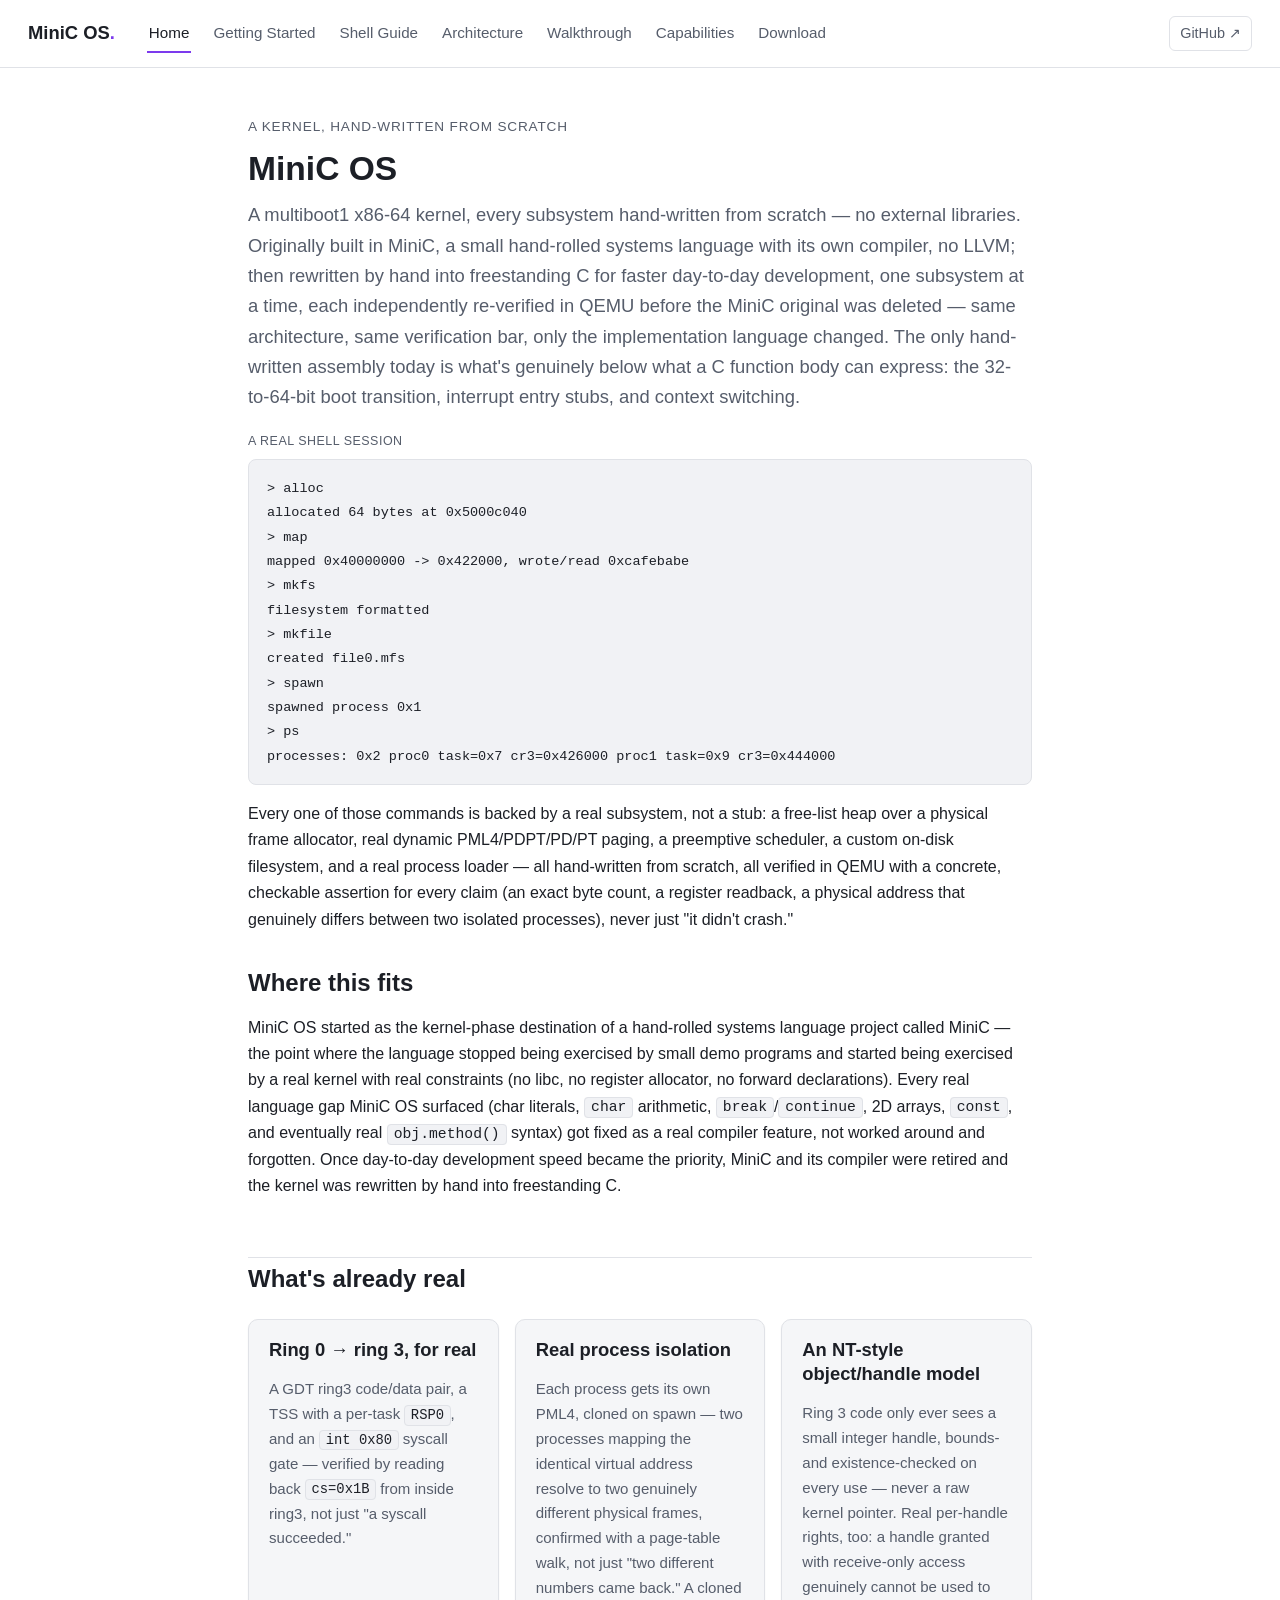
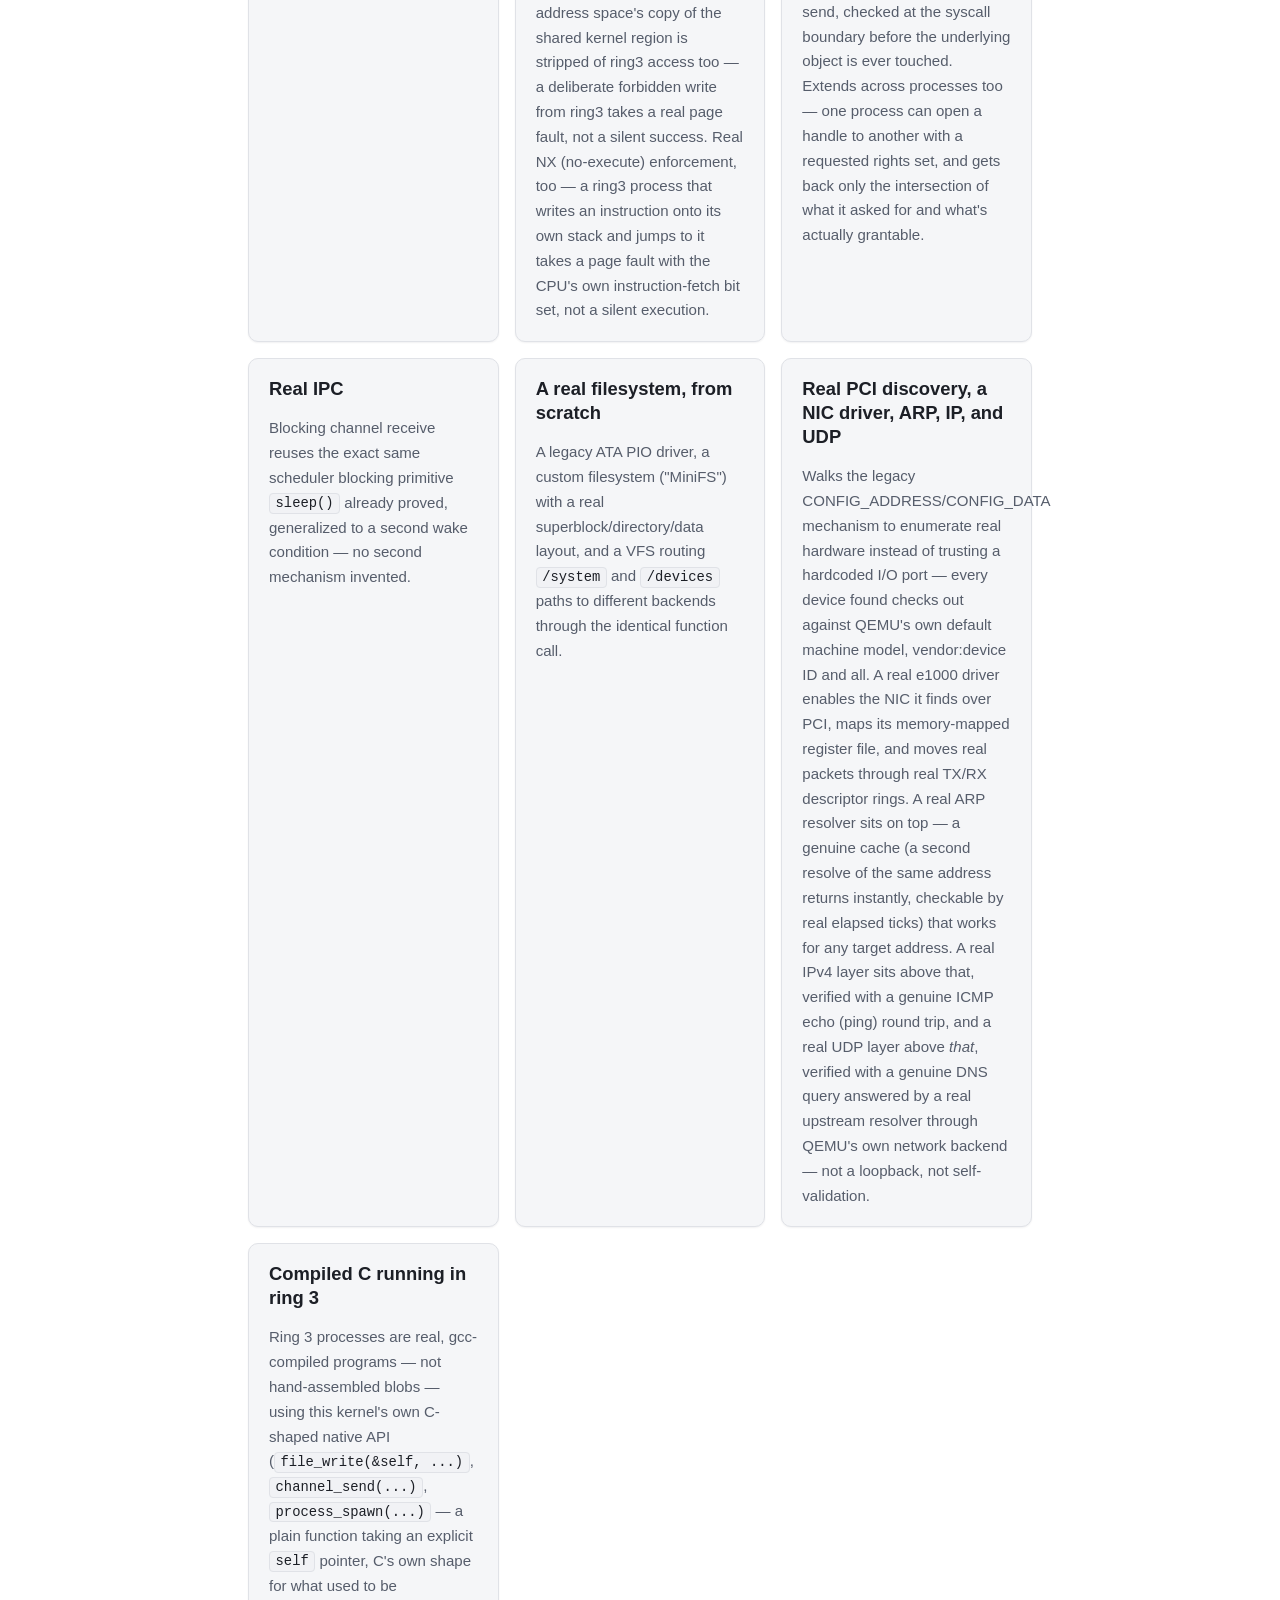
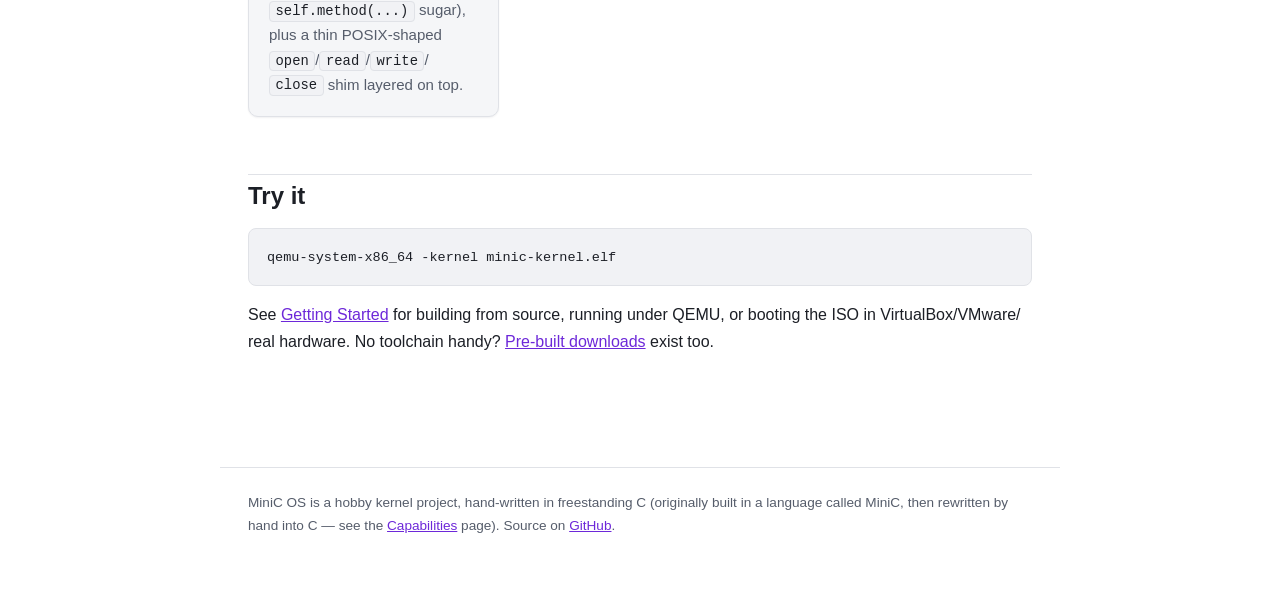
<file: index.html>
<!doctype html>
<html lang="en">
<head>
<meta charset="utf-8">
<meta name="viewport" content="width=device-width, initial-scale=1">
<title>MiniC OS — a hand-written x86-64 kernel</title>
<meta name="description" content="MiniC OS is a multiboot1 x86-64 kernel, hand-written from scratch in freestanding C (originally built in a hand-rolled language called MiniC, then rewritten by hand into C). Ring 3 processes, a native object/handle model, IPC, a real filesystem, PCI/e1000 networking, and a POSIX-shaped API.">
<link rel="stylesheet" href="assets/style.css">
</head>
<body>

<nav class="topnav">
    <a class="brand" href="index.html">MiniC OS<span class="dot">.</span></a>
    <a class="navlink active" href="index.html">Home</a>
    <a class="navlink" href="install.html">Getting Started</a>
    <a class="navlink" href="guide.html">Shell Guide</a>
    <a class="navlink" href="reference.html">Architecture</a>
    <a class="navlink" href="examples.html">Walkthrough</a>
    <a class="navlink" href="roadmap.html">Capabilities</a>
    <a class="navlink" href="download.html">Download</a>
    <span class="spacer"></span>
    <a class="gh" href="https://github.com/milosursulovic/minic-os">GitHub ↗</a>
</nav>

<main>

<div class="kicker">A kernel, hand-written from scratch</div>
<h1>MiniC OS</h1>
<p class="lede">
    A multiboot1 x86-64 kernel, every subsystem hand-written from scratch —
    no external libraries. Originally built in MiniC, a small hand-rolled
    systems language with its own compiler, no LLVM; then rewritten by
    hand into freestanding C for faster day-to-day development, one
    subsystem at a time, each independently re-verified in QEMU before
    the MiniC original was deleted — same architecture, same
    verification bar, only the implementation language changed. The only
    hand-written assembly today is what's genuinely below what a C
    function body can express: the 32-to-64-bit boot transition,
    interrupt entry stubs, and context switching.
</p>

<div class="code-label">a real shell session</div>
<pre><code>&gt; alloc
allocated 64 bytes at 0x5000c040
&gt; map
mapped 0x40000000 -&gt; 0x422000, wrote/read 0xcafebabe
&gt; mkfs
filesystem formatted
&gt; mkfile
created file0.mfs
&gt; spawn
spawned process 0x1
&gt; ps
processes: 0x2 proc0 task=0x7 cr3=0x426000 proc1 task=0x9 cr3=0x444000
</code></pre>

<p>
    Every one of those commands is backed by a real subsystem, not a stub:
    a free-list heap over a physical frame allocator, real dynamic
    PML4/PDPT/PD/PT paging, a preemptive scheduler, a custom on-disk
    filesystem, and a real process loader — all hand-written from scratch,
    all verified in QEMU with a concrete, checkable assertion for every
    claim (an exact byte count, a register readback, a physical address
    that genuinely differs between two isolated processes), never just
    "it didn't crash."
</p>

<h2>Where this fits</h2>
<p>
    MiniC OS started as the kernel-phase destination of a hand-rolled
    systems language project called MiniC — the point where the language
    stopped being exercised by small demo programs and started being
    exercised by a real kernel with real constraints (no libc, no register
    allocator, no forward declarations). Every real language gap MiniC OS
    surfaced (char literals, <code>char</code> arithmetic,
    <code>break</code>/<code>continue</code>, 2D arrays, <code>const</code>,
    and eventually real <code>obj.method()</code> syntax) got fixed as a
    real compiler feature, not worked around and forgotten. Once
    day-to-day development speed became the priority, MiniC and its
    compiler were retired and the kernel was rewritten by hand into
    freestanding C.
</p>

<h2>What's already real</h2>

<div class="grid">
    <div class="card">
        <h3>Ring 0 → ring 3, for real</h3>
        <p>A GDT ring3 code/data pair, a TSS with a per-task <code>RSP0</code>,
        and an <code>int 0x80</code> syscall gate — verified by reading back
        <code>cs=0x1B</code> from inside ring3, not just "a syscall
        succeeded."</p>
    </div>
    <div class="card">
        <h3>Real process isolation</h3>
        <p>Each process gets its own PML4, cloned on spawn — two processes
        mapping the identical virtual address resolve to two genuinely
        different physical frames, confirmed with a page-table walk, not
        just "two different numbers came back." A cloned address space's
        copy of the shared kernel region is stripped of ring3 access too —
        a deliberate forbidden write from ring3 takes a real page fault,
        not a silent success. Real NX (no-execute) enforcement, too — a
        ring3 process that writes an instruction onto its own stack and
        jumps to it takes a page fault with the CPU's own
        instruction-fetch bit set, not a silent execution.</p>
    </div>
    <div class="card">
        <h3>An NT-style object/handle model</h3>
        <p>Ring 3 code only ever sees a small integer handle, bounds- and
        existence-checked on every use — never a raw kernel pointer. Real
        per-handle rights, too: a handle granted with receive-only access
        genuinely cannot be used to send, checked at the syscall boundary
        before the underlying object is ever touched. Extends across
        processes too — one process can open a handle to another with a
        requested rights set, and gets back only the intersection of what
        it asked for and what's actually grantable.</p>
    </div>
    <div class="card">
        <h3>Real IPC</h3>
        <p>Blocking channel receive reuses the exact same scheduler
        blocking primitive <code>sleep()</code> already proved, generalized
        to a second wake condition — no second mechanism invented.</p>
    </div>
    <div class="card">
        <h3>A real filesystem, from scratch</h3>
        <p>A legacy ATA PIO driver, a custom filesystem ("MiniFS") with a
        real superblock/directory/data layout, and a VFS routing
        <code>/system</code> and <code>/devices</code> paths to different
        backends through the identical function call.</p>
    </div>
    <div class="card">
        <h3>Real PCI discovery, a NIC driver, ARP, IP, and UDP</h3>
        <p>Walks the legacy CONFIG_ADDRESS/CONFIG_DATA mechanism to
        enumerate real hardware instead of trusting a hardcoded I/O port
        — every device found checks out against QEMU's own default
        machine model, vendor:device ID and all. A real e1000 driver
        enables the NIC it finds over PCI, maps its memory-mapped
        register file, and moves real packets through real TX/RX
        descriptor rings. A real ARP resolver sits on top — a genuine
        cache (a second resolve of the same address returns instantly,
        checkable by real elapsed ticks) that works for any target
        address. A real IPv4 layer sits above that, verified with a
        genuine ICMP echo (ping) round trip, and a real UDP layer above
        <em>that</em>, verified with a genuine DNS query answered by a
        real upstream resolver through QEMU's own network backend — not
        a loopback, not self-validation.</p>
    </div>
    <div class="card">
        <h3>Compiled C running in ring 3</h3>
        <p>Ring 3 processes are real, gcc-compiled programs — not
        hand-assembled blobs — using this kernel's own C-shaped native API
        (<code>file_write(&amp;self, ...)</code>, <code>channel_send(...)</code>,
        <code>process_spawn(...)</code> — a plain function taking an
        explicit <code>self</code> pointer, C's own shape for what used to
        be <code>self.method(...)</code> sugar), plus a thin POSIX-shaped
        <code>open</code>/<code>read</code>/<code>write</code>/
        <code>close</code> shim layered on top.</p>
    </div>
</div>

<h2>Try it</h2>
<pre><code>qemu-system-x86_64 -kernel minic-kernel.elf</code></pre>
<p>
    See <a href="install.html">Getting Started</a> for building from
    source, running under QEMU, or booting the ISO in VirtualBox/VMware/
    real hardware. No toolchain handy? <a href="download.html">Pre-built
    downloads</a> exist too.
</p>

</main>

<footer>
    MiniC OS is a hobby kernel project, hand-written in freestanding C
    (originally built in a language called MiniC, then rewritten by hand
    into C — see the <a href="roadmap.html">Capabilities</a> page).
    Source on <a href="https://github.com/milosursulovic/minic-os">GitHub</a>.
</footer>

</body>
</html>
</file>
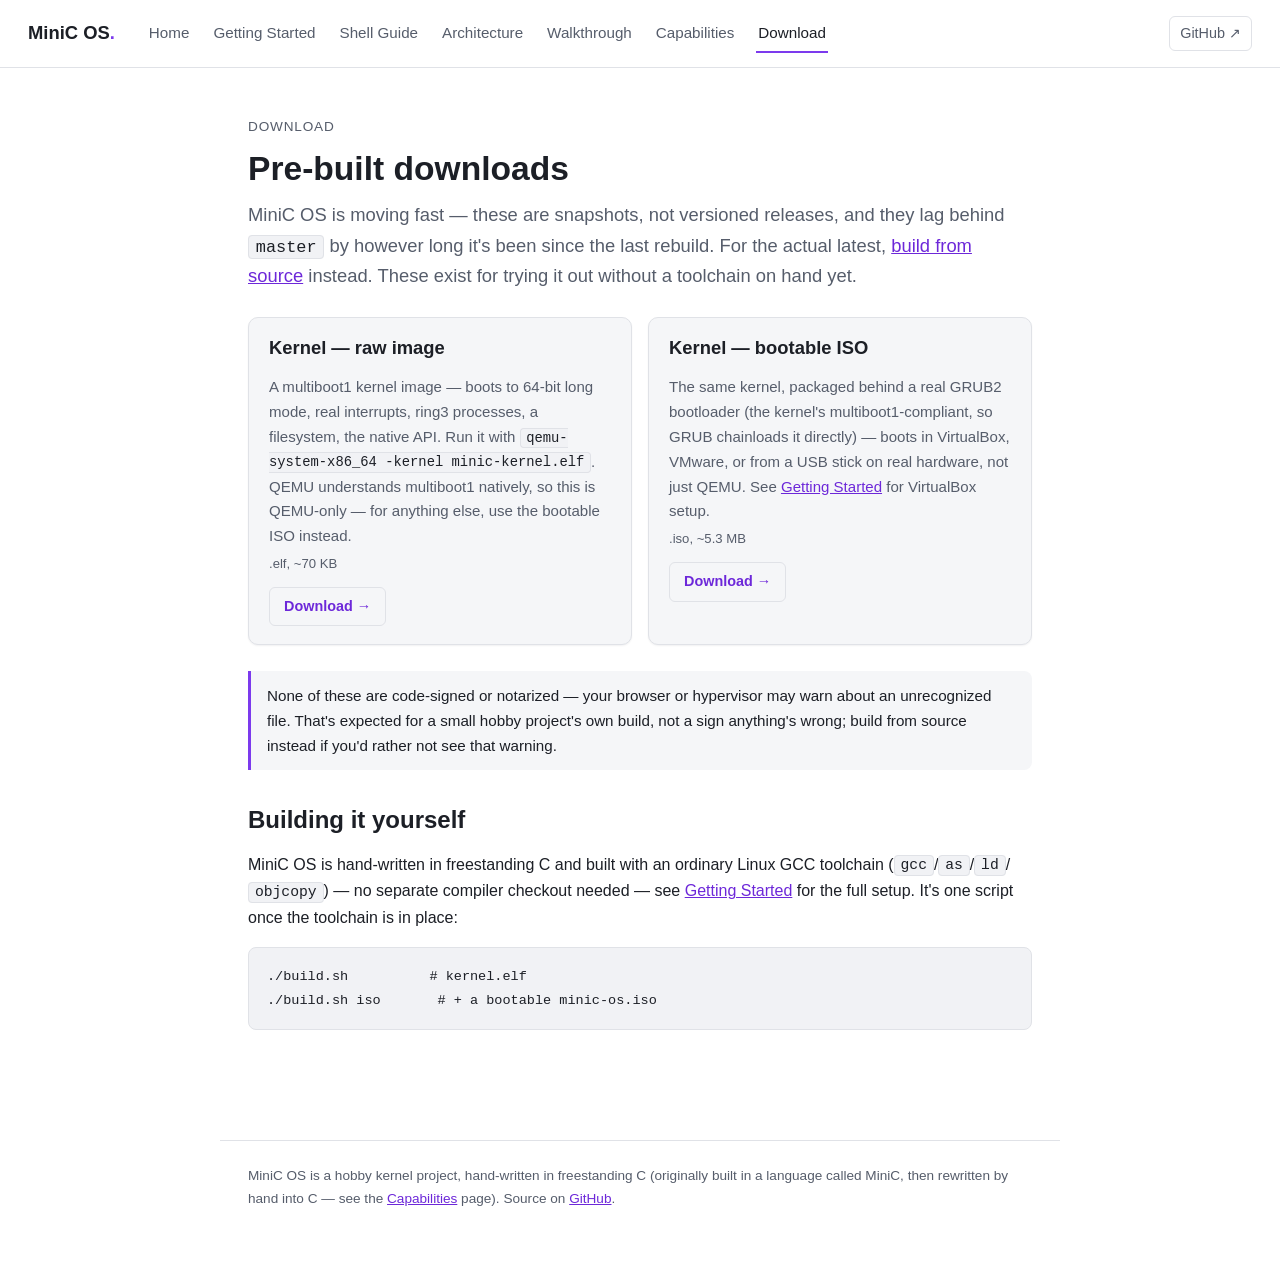
<file: download.html>
<!doctype html>
<html lang="en">
<head>
<meta charset="utf-8">
<meta name="viewport" content="width=device-width, initial-scale=1">
<title>Download — MiniC OS</title>
<meta name="description" content="Pre-built MiniC OS kernel images: a raw multiboot1 ELF for QEMU, or a bootable ISO for VirtualBox, VMware, and real hardware.">
<link rel="stylesheet" href="assets/style.css">
</head>
<body>

<nav class="topnav">
    <a class="brand" href="index.html">MiniC OS<span class="dot">.</span></a>
    <a class="navlink" href="index.html">Home</a>
    <a class="navlink" href="install.html">Getting Started</a>
    <a class="navlink" href="guide.html">Shell Guide</a>
    <a class="navlink" href="reference.html">Architecture</a>
    <a class="navlink" href="examples.html">Walkthrough</a>
    <a class="navlink" href="roadmap.html">Capabilities</a>
    <a class="navlink active" href="download.html">Download</a>
    <span class="spacer"></span>
    <a class="gh" href="https://github.com/milosursulovic/minic-os">GitHub ↗</a>
</nav>

<main>

<div class="kicker">Download</div>
<h1>Pre-built downloads</h1>
<p class="lede">
    MiniC OS is moving fast — these are snapshots, not versioned releases,
    and they lag behind <code>master</code> by however long it's been
    since the last rebuild. For the actual latest,
    <a href="install.html#build-from-source">build from source</a>
    instead. These exist for trying it out without a toolchain on hand
    yet.
</p>

<div class="grid">
    <div class="card">
        <h3>Kernel — raw image</h3>
        <p>A multiboot1 kernel image — boots to 64-bit long mode, real
        interrupts, ring3 processes, a filesystem, the native API. Run it
        with <code>qemu-system-x86_64 -kernel minic-kernel.elf</code>.
        QEMU understands multiboot1 natively, so this is QEMU-only — for
        anything else, use the bootable ISO instead.</p>
        <p class="meta">.elf, ~70 KB</p>
        <a class="download-btn" href="downloads/minic-kernel.elf">Download →</a>
    </div>
    <div class="card">
        <h3>Kernel — bootable ISO</h3>
        <p>The same kernel, packaged behind a real GRUB2 bootloader (the
        kernel's multiboot1-compliant, so GRUB chainloads it directly) —
        boots in VirtualBox, VMware, or from a USB stick on real hardware,
        not just QEMU. See <a href="install.html#other-hypervisors">Getting
        Started</a> for VirtualBox setup.</p>
        <p class="meta">.iso, ~5.3 MB</p>
        <a class="download-btn" href="downloads/minic-os.iso">Download →</a>
    </div>
</div>

<div class="note">
    None of these are code-signed or notarized — your browser or
    hypervisor may warn about an unrecognized file. That's expected for a
    small hobby project's own build, not a sign anything's wrong; build
    from source instead if you'd rather not see that warning.
</div>

<h2>Building it yourself</h2>
<p>
    MiniC OS is hand-written in freestanding C and built with an ordinary
    Linux GCC toolchain (<code>gcc</code>/<code>as</code>/<code>ld</code>/
    <code>objcopy</code>) — no separate compiler checkout needed — see
    <a href="install.html#build-from-source">Getting Started</a> for the
    full setup. It's one script once the toolchain is in place:
</p>
<pre><code>./build.sh          # kernel.elf
./build.sh iso       # + a bootable minic-os.iso</code></pre>

</main>

<footer>
    MiniC OS is a hobby kernel project, hand-written in freestanding C
    (originally built in a language called MiniC, then rewritten by hand
    into C — see the <a href="roadmap.html">Capabilities</a> page).
    Source on <a href="https://github.com/milosursulovic/minic-os">GitHub</a>.
</footer>

</body>
</html>
</file>
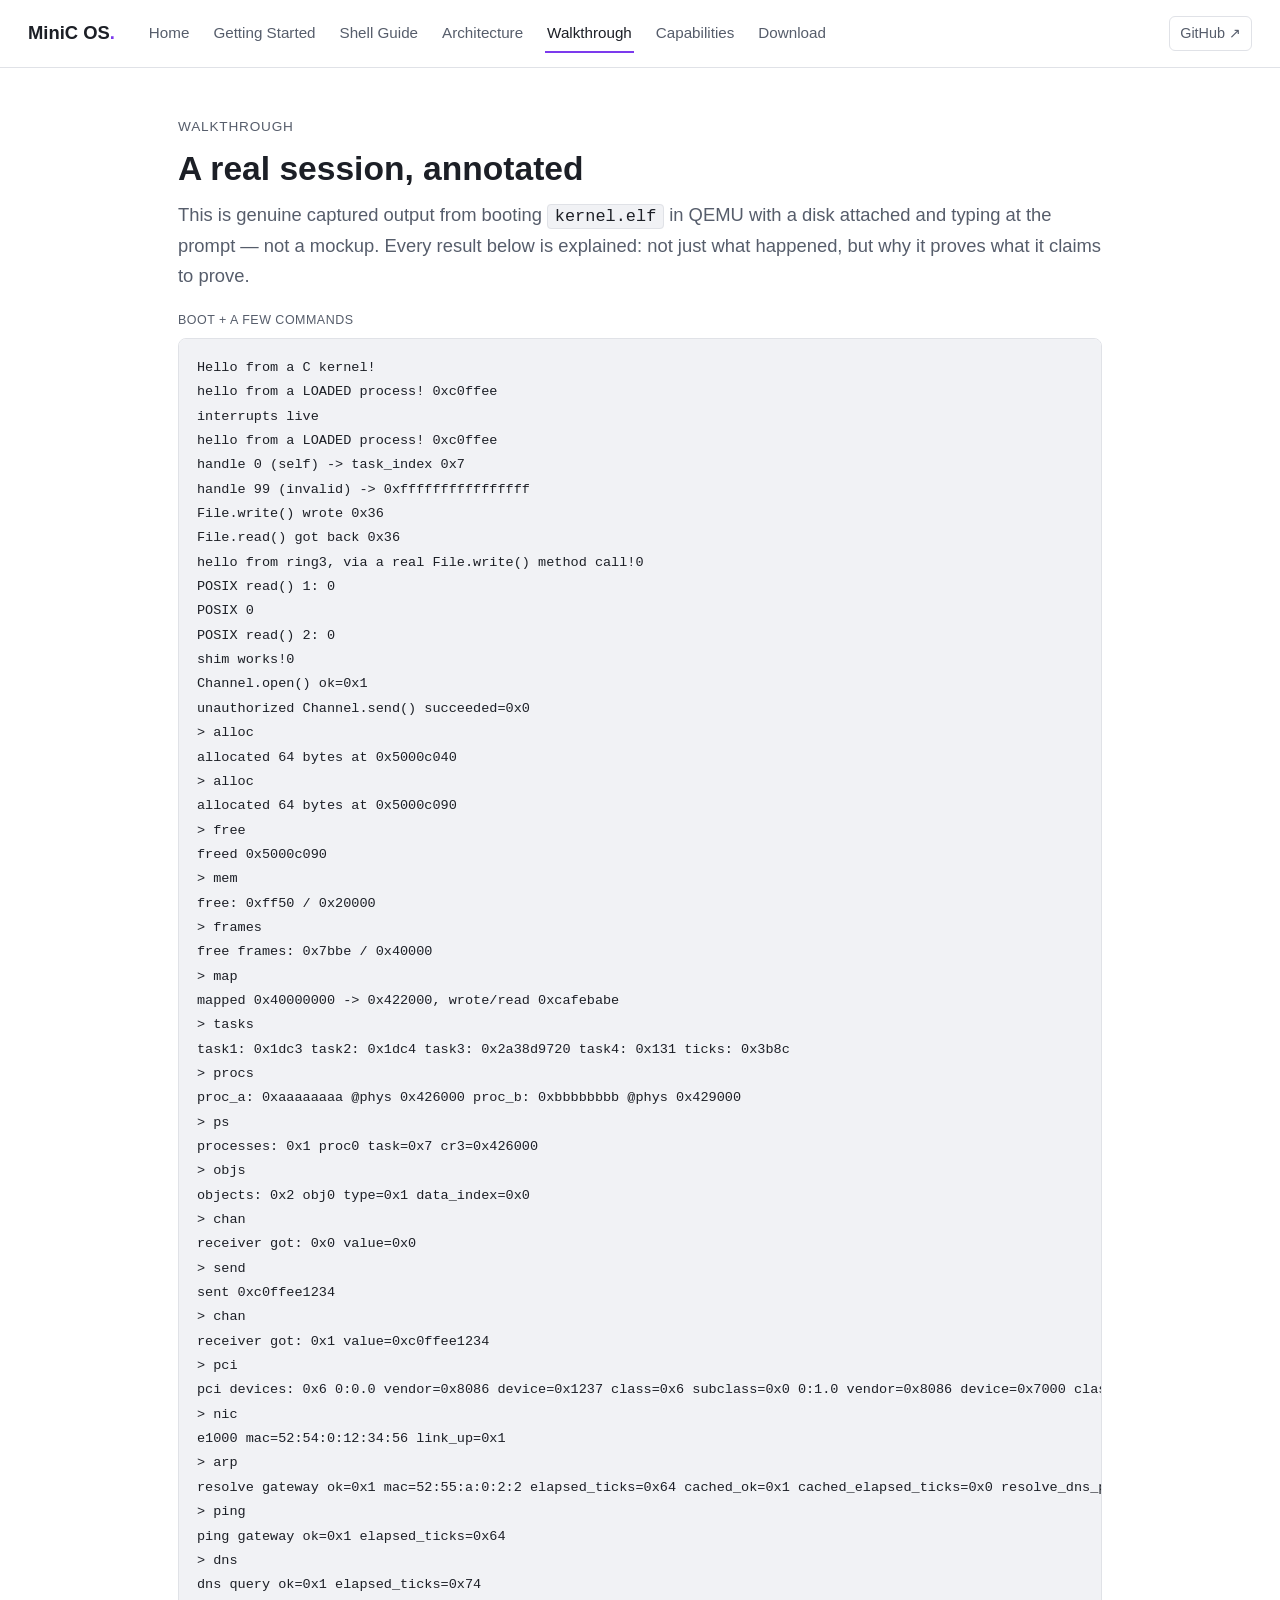
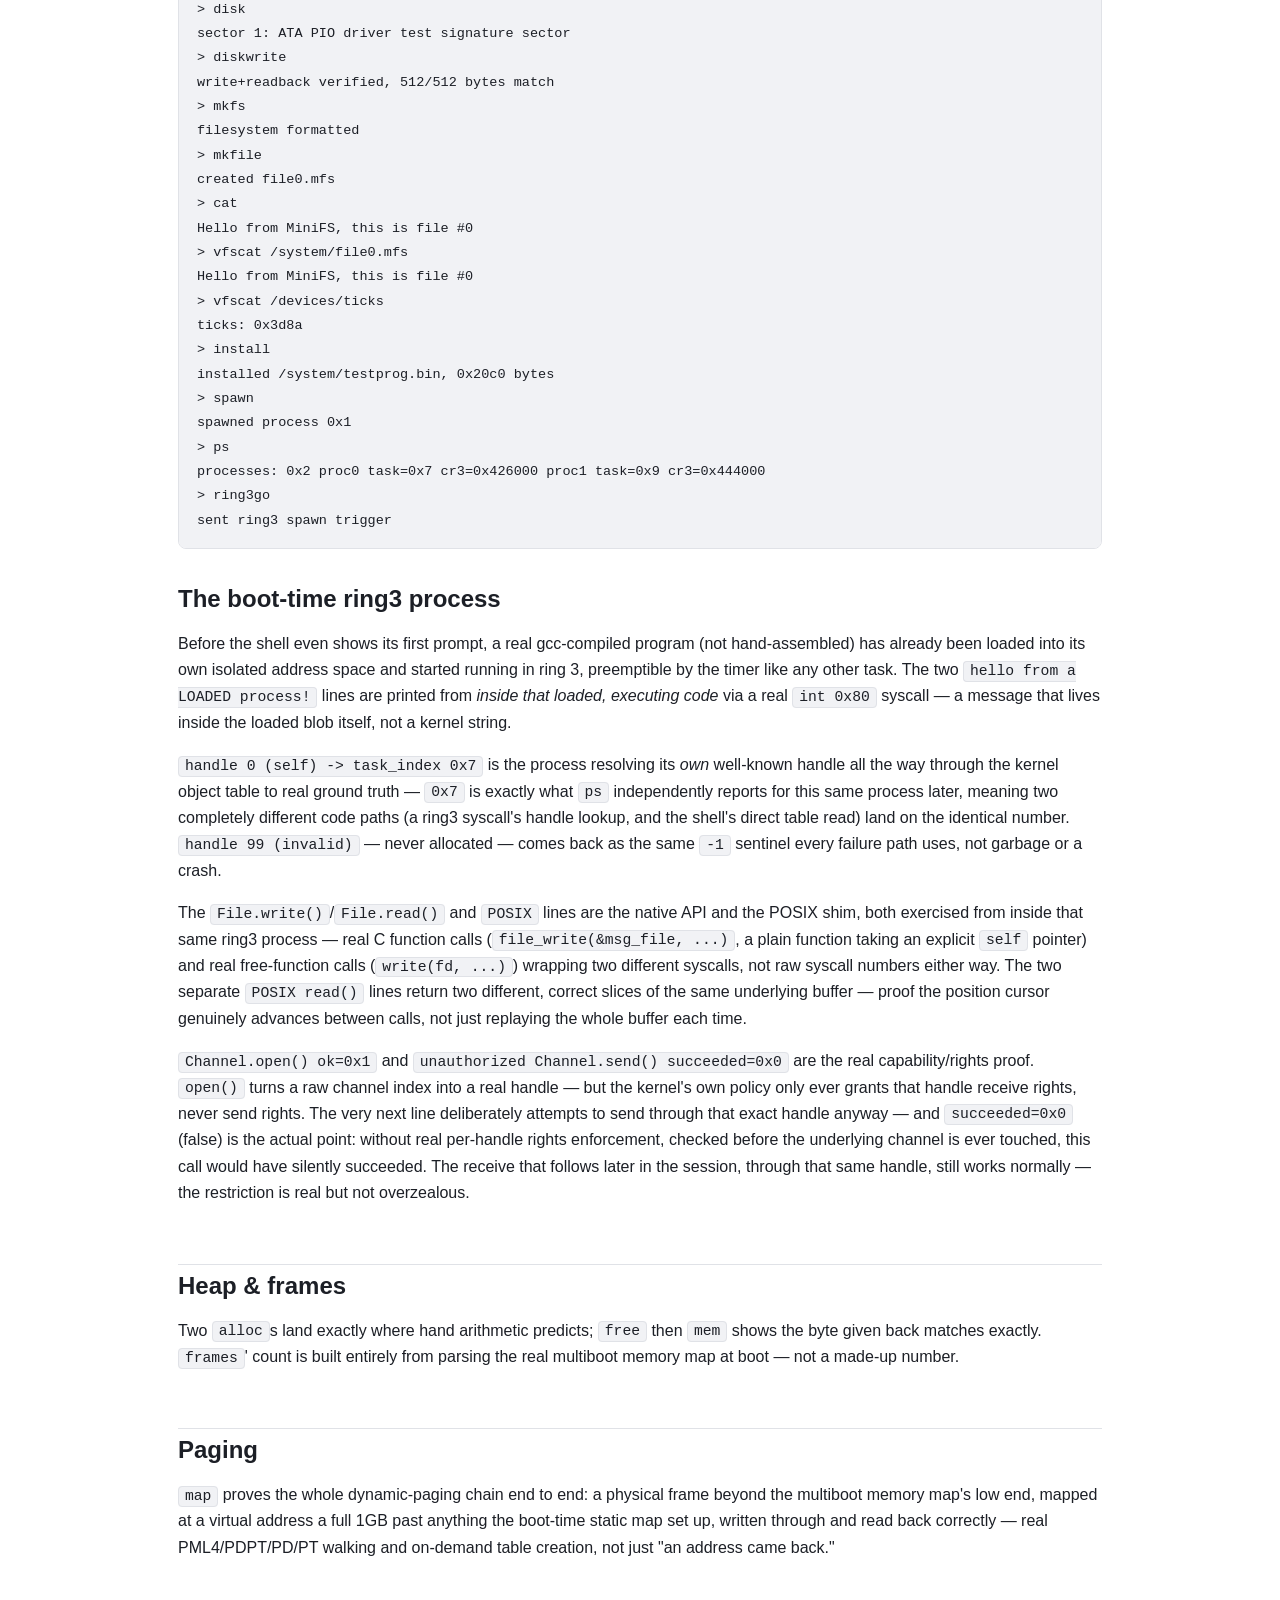
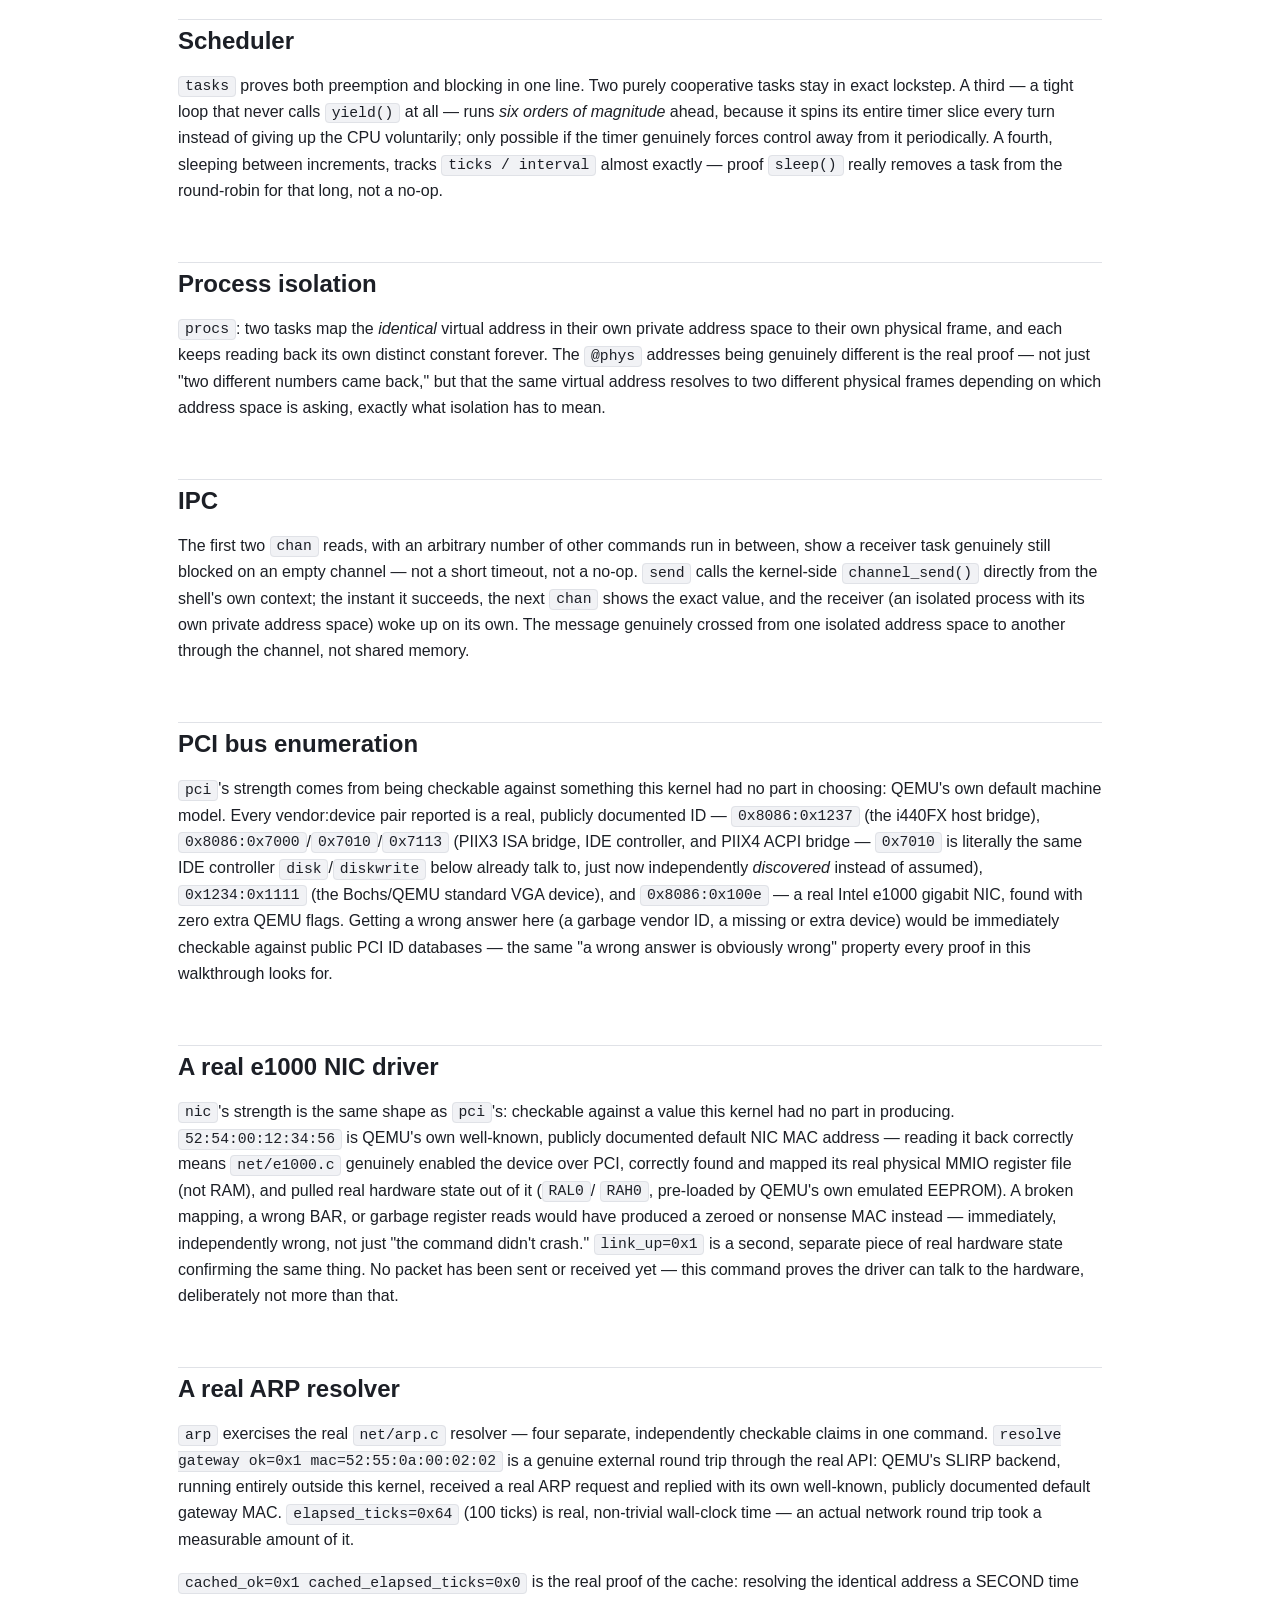
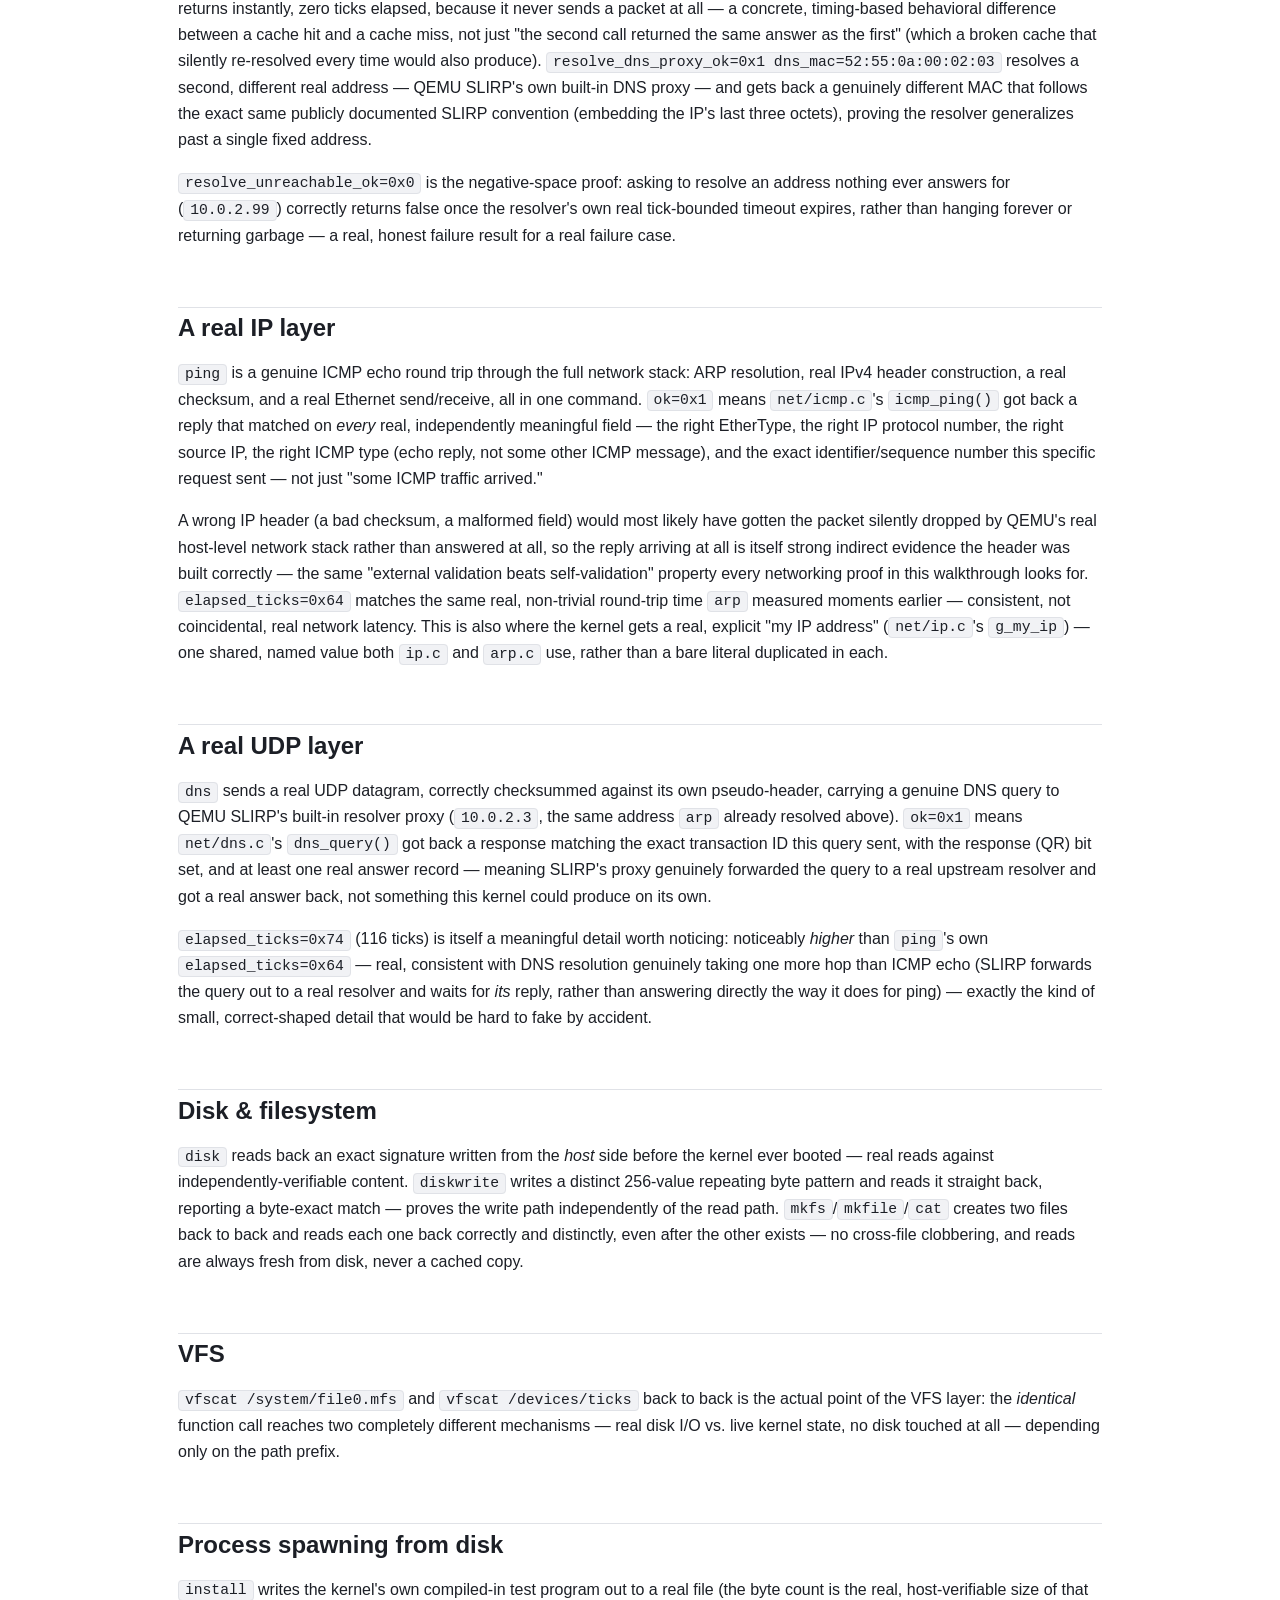
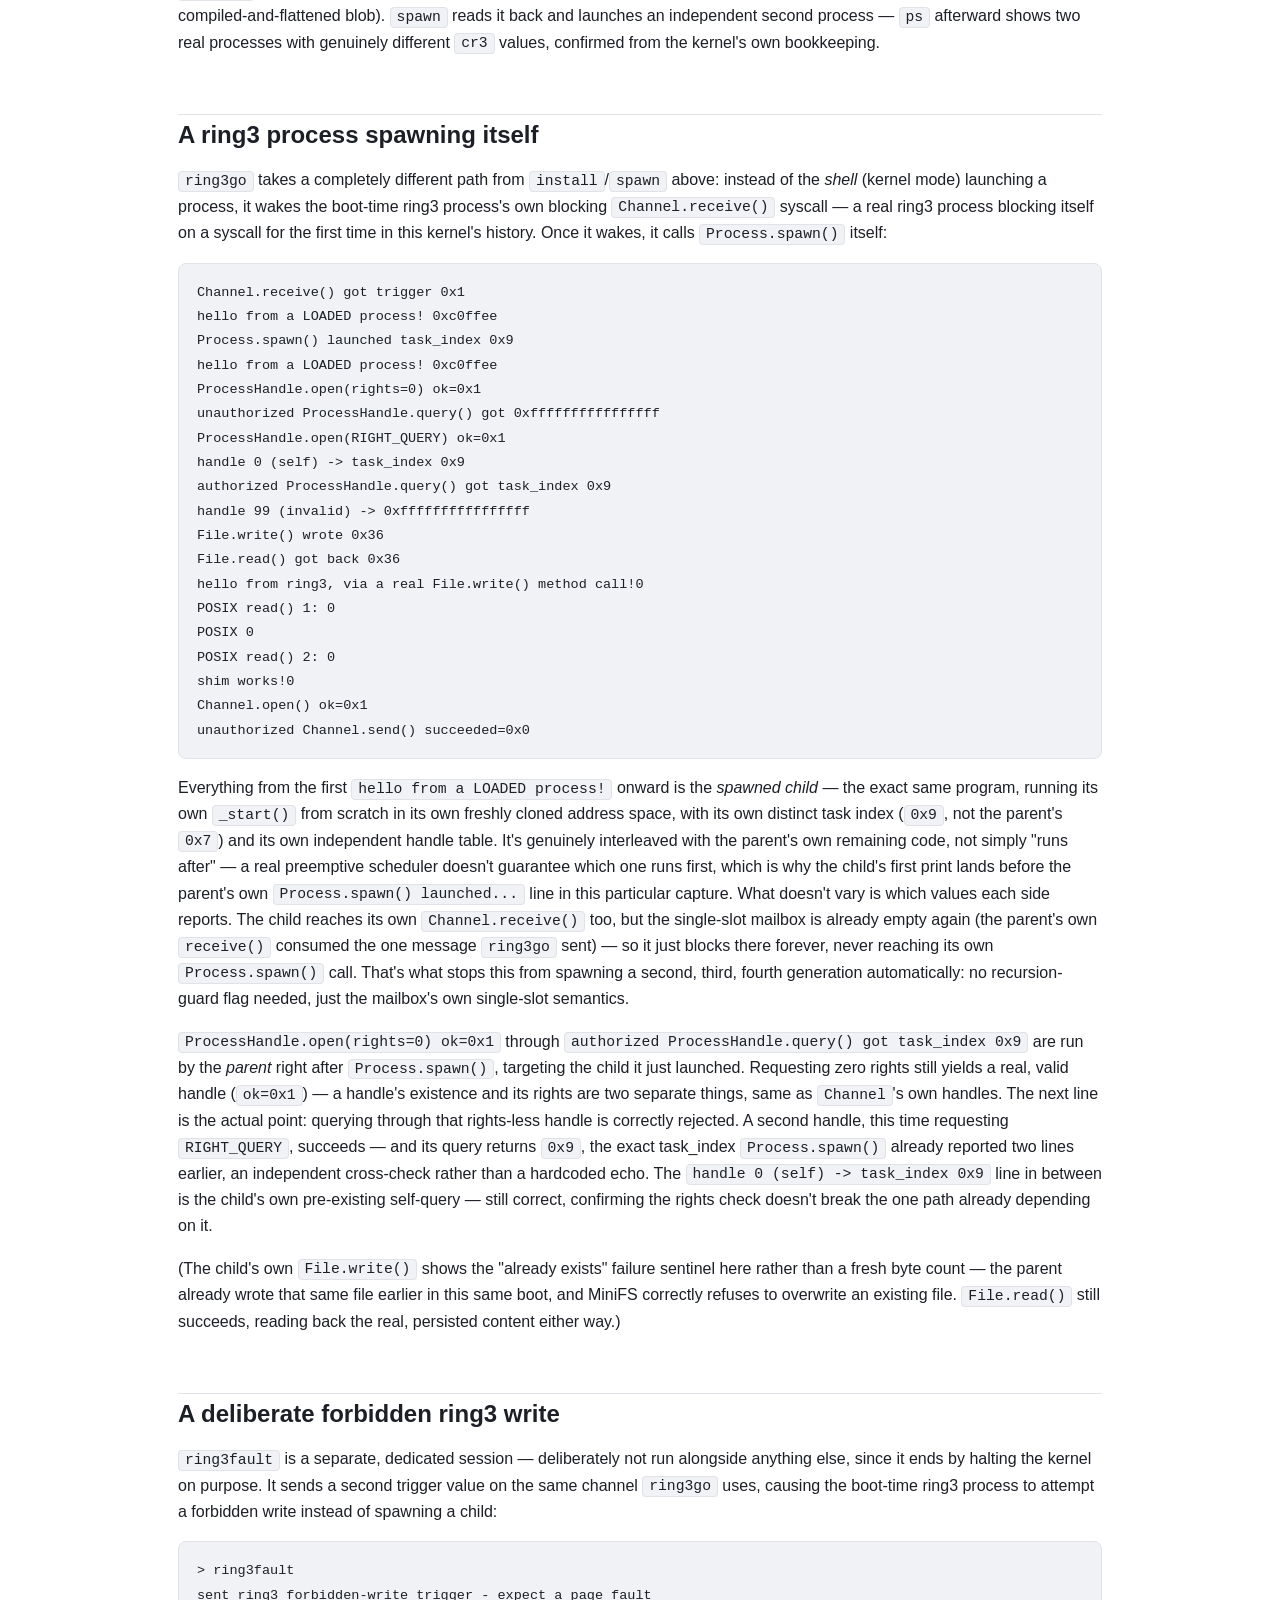
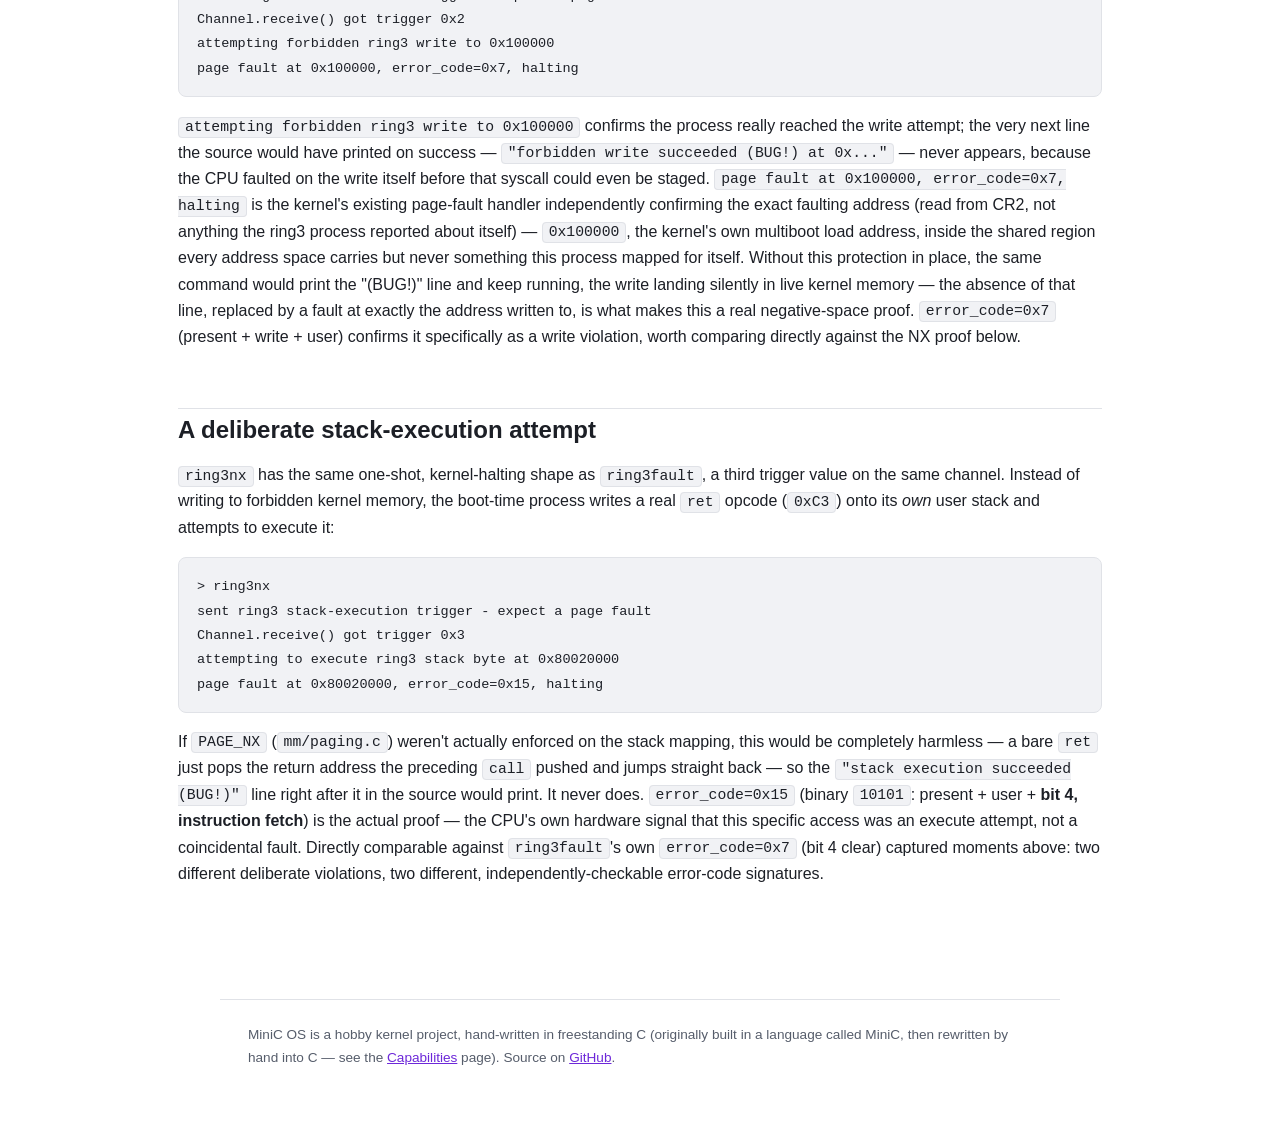
<file: examples.html>
<!doctype html>
<html lang="en">
<head>
<meta charset="utf-8">
<meta name="viewport" content="width=device-width, initial-scale=1">
<title>Walkthrough — MiniC OS</title>
<meta name="description" content="A real, annotated MiniC OS shell session — every command's output explained, and why it proves what it claims to prove.">
<link rel="stylesheet" href="assets/style.css">
</head>
<body>

<nav class="topnav">
    <a class="brand" href="index.html">MiniC OS<span class="dot">.</span></a>
    <a class="navlink" href="index.html">Home</a>
    <a class="navlink" href="install.html">Getting Started</a>
    <a class="navlink" href="guide.html">Shell Guide</a>
    <a class="navlink" href="reference.html">Architecture</a>
    <a class="navlink active" href="examples.html">Walkthrough</a>
    <a class="navlink" href="roadmap.html">Capabilities</a>
    <a class="navlink" href="download.html">Download</a>
    <span class="spacer"></span>
    <a class="gh" href="https://github.com/milosursulovic/minic-os">GitHub ↗</a>
</nav>

<main class="wide">

<div class="kicker">Walkthrough</div>
<h1>A real session, annotated</h1>
<p class="lede">
    This is genuine captured output from booting <code>kernel.elf</code>
    in QEMU with a disk attached and typing at the prompt — not a mockup.
    Every result below is explained: not just what happened, but why it
    proves what it claims to prove.
</p>

<div class="code-label">boot + a few commands</div>
<pre><code>Hello from a C kernel!
hello from a LOADED process! 0xc0ffee
interrupts live
hello from a LOADED process! 0xc0ffee
handle 0 (self) -&gt; task_index 0x7
handle 99 (invalid) -&gt; 0xffffffffffffffff
File.write() wrote 0x36
File.read() got back 0x36
hello from ring3, via a real File.write() method call!0
POSIX read() 1: 0
POSIX 0
POSIX read() 2: 0
shim works!0
Channel.open() ok=0x1
unauthorized Channel.send() succeeded=0x0
&gt; alloc
allocated 64 bytes at 0x5000c040
&gt; alloc
allocated 64 bytes at 0x5000c090
&gt; free
freed 0x5000c090
&gt; mem
free: 0xff50 / 0x20000
&gt; frames
free frames: 0x7bbe / 0x40000
&gt; map
mapped 0x40000000 -&gt; 0x422000, wrote/read 0xcafebabe
&gt; tasks
task1: 0x1dc3 task2: 0x1dc4 task3: 0x2a38d9720 task4: 0x131 ticks: 0x3b8c
&gt; procs
proc_a: 0xaaaaaaaa @phys 0x426000 proc_b: 0xbbbbbbbb @phys 0x429000
&gt; ps
processes: 0x1 proc0 task=0x7 cr3=0x426000
&gt; objs
objects: 0x2 obj0 type=0x1 data_index=0x0
&gt; chan
receiver got: 0x0 value=0x0
&gt; send
sent 0xc0ffee1234
&gt; chan
receiver got: 0x1 value=0xc0ffee1234
&gt; pci
pci devices: 0x6 0:0.0 vendor=0x8086 device=0x1237 class=0x6 subclass=0x0 0:1.0 vendor=0x8086 device=0x7000 class=0x6 subclass=0x1 0:1.1 vendor=0x8086 device=0x7010 class=0x1 subclass=0x1 0:1.3 vendor=0x8086 device=0x7113 class=0x6 subclass=0x80 0:2.0 vendor=0x1234 device=0x1111 class=0x3 subclass=0x0 0:3.0 vendor=0x8086 device=0x100e class=0x2 subclass=0x0
&gt; nic
e1000 mac=52:54:0:12:34:56 link_up=0x1
&gt; arp
resolve gateway ok=0x1 mac=52:55:a:0:2:2 elapsed_ticks=0x64 cached_ok=0x1 cached_elapsed_ticks=0x0 resolve_dns_proxy_ok=0x1 dns_mac=52:55:a:0:2:3 resolve_unreachable_ok=0x0
&gt; ping
ping gateway ok=0x1 elapsed_ticks=0x64
&gt; dns
dns query ok=0x1 elapsed_ticks=0x74
&gt; disk
sector 1: ATA PIO driver test signature sector
&gt; diskwrite
write+readback verified, 512/512 bytes match
&gt; mkfs
filesystem formatted
&gt; mkfile
created file0.mfs
&gt; cat
Hello from MiniFS, this is file #0
&gt; vfscat /system/file0.mfs
Hello from MiniFS, this is file #0
&gt; vfscat /devices/ticks
ticks: 0x3d8a
&gt; install
installed /system/testprog.bin, 0x20c0 bytes
&gt; spawn
spawned process 0x1
&gt; ps
processes: 0x2 proc0 task=0x7 cr3=0x426000 proc1 task=0x9 cr3=0x444000
&gt; ring3go
sent ring3 spawn trigger</code></pre>

<h2>The boot-time ring3 process</h2>
<p>
    Before the shell even shows its first prompt, a real gcc-compiled
    program (not hand-assembled) has already been loaded into its own
    isolated address space and started running in ring 3, preemptible by
    the timer like any other task. The
    two <code>hello from a LOADED process!</code> lines are printed from
    <em>inside that loaded, executing code</em> via a real <code>int 0x80</code>
    syscall — a message that lives inside the loaded blob itself, not a
    kernel string.
</p>
<p>
    <code>handle 0 (self) -&gt; task_index 0x7</code> is the process resolving
    its <em>own</em> well-known handle all the way through the kernel
    object table to real ground truth — <code>0x7</code> is exactly what
    <code>ps</code> independently reports for this same process later,
    meaning two completely different code paths (a ring3 syscall's handle
    lookup, and the shell's direct table read) land on the identical
    number. <code>handle 99 (invalid)</code> — never allocated — comes
    back as the same <code>-1</code> sentinel every failure path uses, not
    garbage or a crash.
</p>
<p>
    The <code>File.write()</code>/<code>File.read()</code> and
    <code>POSIX</code> lines are the native API and the POSIX shim, both
    exercised from inside that same ring3 process — real C function calls
    (<code>file_write(&amp;msg_file, ...)</code>, a plain function taking an
    explicit <code>self</code> pointer) and real free-function calls
    (<code>write(fd, ...)</code>) wrapping two different syscalls, not raw
    syscall numbers either way. The two
    separate <code>POSIX read()</code> lines return two different,
    correct slices of the same underlying buffer — proof the position
    cursor genuinely advances between calls, not just replaying the whole
    buffer each time.
</p>
<p>
    <code>Channel.open() ok=0x1</code> and
    <code>unauthorized Channel.send() succeeded=0x0</code> are the real
    capability/rights proof. <code>open()</code> turns a raw channel
    index into a real handle — but the kernel's own policy only ever
    grants that handle receive rights, never send rights. The very next
    line deliberately attempts to send through that exact handle anyway
    — and <code>succeeded=0x0</code> (false) is the actual point: without
    real per-handle rights enforcement, checked before the underlying
    channel is ever touched, this call would have silently succeeded.
    The receive that follows later in the session, through that same
    handle, still works normally — the restriction is real but not
    overzealous.
</p>

<h2>Heap &amp; frames</h2>
<p>
    Two <code>alloc</code>s land exactly where hand arithmetic predicts;
    <code>free</code> then <code>mem</code> shows the byte given back
    matches exactly. <code>frames</code>' count is built entirely from
    parsing the real multiboot memory map at boot — not a made-up number.
</p>

<h2>Paging</h2>
<p>
    <code>map</code> proves the whole dynamic-paging chain end to end: a
    physical frame beyond the multiboot memory map's low end, mapped at a
    virtual address a full 1GB past anything the boot-time static map set
    up, written through and read back correctly — real PML4/PDPT/PD/PT
    walking and on-demand table creation, not just "an address came back."
</p>

<h2>Scheduler</h2>
<p>
    <code>tasks</code> proves both preemption and blocking in one line.
    Two purely cooperative tasks stay in exact lockstep. A third — a
    tight loop that never calls <code>yield()</code> at all — runs
    <em>six orders of magnitude</em> ahead, because it spins its entire
    timer slice every turn instead of giving up the CPU voluntarily; only
    possible if the timer genuinely forces control away from it
    periodically. A fourth, sleeping between increments, tracks
    <code>ticks / interval</code> almost exactly — proof <code>sleep()</code>
    really removes a task from the round-robin for that long, not a
    no-op.
</p>

<h2>Process isolation</h2>
<p>
    <code>procs</code>: two tasks map the <em>identical</em> virtual
    address in their own private address space to their own physical
    frame, and each keeps reading back its own distinct constant forever.
    The <code>@phys</code> addresses being genuinely different is the real
    proof — not just "two different numbers came back," but that the same
    virtual address resolves to two different physical frames depending
    on which address space is asking, exactly what isolation has to mean.
</p>

<h2>IPC</h2>
<p>
    The first two <code>chan</code> reads, with an arbitrary number of
    other commands run in between, show a receiver task genuinely still
    blocked on an empty channel — not a short timeout, not a no-op.
    <code>send</code> calls the kernel-side <code>channel_send()</code>
    directly from the shell's own context; the instant it succeeds, the
    next <code>chan</code> shows the exact value, and the receiver (an
    isolated process with its own private address space) woke up on its
    own. The message genuinely crossed from one isolated address space to
    another through the channel, not shared memory.
</p>

<h2>PCI bus enumeration</h2>
<p>
    <code>pci</code>'s strength comes from being checkable against
    something this kernel had no part in choosing: QEMU's own default
    machine model. Every vendor:device pair reported is a real, publicly
    documented ID — <code>0x8086:0x1237</code> (the i440FX host bridge),
    <code>0x8086:0x7000</code>/<code>0x7010</code>/<code>0x7113</code>
    (PIIX3 ISA bridge, IDE controller, and PIIX4 ACPI bridge —
    <code>0x7010</code> is literally the same IDE controller
    <code>disk</code>/<code>diskwrite</code> below already talk to, just
    now independently <em>discovered</em> instead of assumed),
    <code>0x1234:0x1111</code> (the Bochs/QEMU standard VGA device), and
    <code>0x8086:0x100e</code> — a real Intel e1000 gigabit NIC, found
    with zero extra QEMU flags. Getting a wrong answer here (a garbage
    vendor ID, a missing or extra device) would be immediately checkable
    against public PCI ID databases — the same "a wrong answer is
    obviously wrong" property every proof in this walkthrough looks for.
</p>

<h2>A real e1000 NIC driver</h2>
<p>
    <code>nic</code>'s strength is the same shape as <code>pci</code>'s:
    checkable against a value this kernel had no part in producing.
    <code>52:54:00:12:34:56</code> is QEMU's own well-known, publicly
    documented default NIC MAC address — reading it back correctly means
    <code>net/e1000.c</code> genuinely enabled the device over PCI,
    correctly found and mapped its real physical MMIO register file (not
    RAM), and pulled real hardware state out of it (<code>RAL0</code>/
    <code>RAH0</code>, pre-loaded by QEMU's own emulated EEPROM). A
    broken mapping, a wrong BAR, or garbage register reads would have
    produced a zeroed or nonsense MAC instead — immediately,
    independently wrong, not just "the command didn't crash."
    <code>link_up=0x1</code> is a second, separate piece of real hardware
    state confirming the same thing. No packet has been sent or received
    yet — this command proves the driver can talk to the hardware,
    deliberately not more than that.
</p>

<h2>A real ARP resolver</h2>
<p>
    <code>arp</code> exercises the real <code>net/arp.c</code>
    resolver — four separate, independently checkable claims in one
    command. <code>resolve gateway ok=0x1 mac=52:55:0a:00:02:02</code> is
    a genuine external round trip through the real API: QEMU's SLIRP
    backend, running entirely outside this kernel, received a real ARP
    request and replied with its own well-known, publicly documented
    default gateway MAC. <code>elapsed_ticks=0x64</code> (100 ticks) is
    real, non-trivial wall-clock time — an actual network round trip
    took a measurable amount of it.
</p>
<p>
    <code>cached_ok=0x1 cached_elapsed_ticks=0x0</code> is the real proof of
    the cache: resolving the identical address a SECOND time returns
    instantly, zero ticks elapsed, because it never sends a packet at
    all — a concrete, timing-based behavioral difference between a cache
    hit and a cache miss, not just "the second call returned the same
    answer as the first" (which a broken cache that silently re-resolved
    every time would also produce). <code>resolve_dns_proxy_ok=0x1
    dns_mac=52:55:0a:00:02:03</code> resolves a second, different real
    address — QEMU SLIRP's own built-in DNS proxy — and gets back a
    genuinely different MAC that follows the exact same publicly
    documented SLIRP convention (embedding the IP's last three octets),
    proving the resolver generalizes past a single fixed address.
</p>
<p>
    <code>resolve_unreachable_ok=0x0</code> is the negative-space proof:
    asking to resolve an address nothing ever answers for
    (<code>10.0.2.99</code>) correctly returns false once the resolver's
    own real tick-bounded timeout expires, rather than hanging forever or
    returning garbage — a real, honest failure result for a real failure
    case.
</p>

<h2>A real IP layer</h2>
<p>
    <code>ping</code> is a genuine ICMP echo round trip through the full
    network stack: ARP resolution, real IPv4 header construction, a real
    checksum, and a real Ethernet send/receive, all in one command.
    <code>ok=0x1</code> means <code>net/icmp.c</code>'s
    <code>icmp_ping()</code> got back a reply that matched on
    <em>every</em> real, independently meaningful field — the right
    EtherType, the right IP protocol number, the right source IP, the
    right ICMP type (echo reply, not some other ICMP message), and the
    exact identifier/sequence number this specific request sent — not
    just "some ICMP traffic arrived."
</p>
<p>
    A wrong IP header (a bad checksum, a malformed field) would most
    likely have gotten the packet silently dropped by QEMU's real
    host-level network stack rather than answered at all, so the reply
    arriving at all is itself strong indirect evidence the header was
    built correctly — the same "external validation beats
    self-validation" property every networking proof in this walkthrough
    looks for. <code>elapsed_ticks=0x64</code> matches the same real,
    non-trivial round-trip time <code>arp</code> measured moments
    earlier — consistent, not coincidental, real network latency. This
    is also where the kernel gets a real, explicit "my IP address"
    (<code>net/ip.c</code>'s <code>g_my_ip</code>) — one shared, named
    value both <code>ip.c</code> and <code>arp.c</code> use, rather than
    a bare literal duplicated in each.
</p>

<h2>A real UDP layer</h2>
<p>
    <code>dns</code> sends a real UDP datagram, correctly checksummed
    against its own pseudo-header, carrying a genuine DNS query to QEMU
    SLIRP's built-in resolver proxy (<code>10.0.2.3</code>, the same
    address <code>arp</code> already resolved above). <code>ok=0x1</code>
    means <code>net/dns.c</code>'s <code>dns_query()</code> got back a
    response matching the exact transaction ID this query sent, with the
    response (QR) bit set, and at least one real answer record — meaning
    SLIRP's proxy genuinely forwarded the query to a real upstream
    resolver and got a real answer back, not something this kernel could
    produce on its own.
</p>
<p>
    <code>elapsed_ticks=0x74</code> (116 ticks) is itself a meaningful
    detail worth noticing: noticeably <em>higher</em> than
    <code>ping</code>'s own <code>elapsed_ticks=0x64</code> — real,
    consistent with DNS resolution genuinely taking one more hop than
    ICMP echo (SLIRP forwards the query out to a real resolver and waits
    for <em>its</em> reply, rather than answering directly the way it
    does for ping) — exactly the kind of small, correct-shaped detail
    that would be hard to fake by accident.
</p>

<h2>Disk &amp; filesystem</h2>
<p>
    <code>disk</code> reads back an exact signature written from the
    <em>host</em> side before the kernel ever booted — real reads against
    independently-verifiable content. <code>diskwrite</code> writes a
    distinct 256-value repeating byte pattern and reads it straight back,
    reporting a byte-exact match — proves the write path independently of
    the read path. <code>mkfs</code>/<code>mkfile</code>/<code>cat</code>
    creates two files back to back and reads each one back correctly and
    distinctly, even after the other exists — no cross-file clobbering,
    and reads are always fresh from disk, never a cached copy.
</p>

<h2>VFS</h2>
<p>
    <code>vfscat /system/file0.mfs</code> and <code>vfscat /devices/ticks</code>
    back to back is the actual point of the VFS layer: the
    <em>identical</em> function call reaches two completely different
    mechanisms — real disk I/O vs. live kernel state, no disk touched at
    all — depending only on the path prefix.
</p>

<h2>Process spawning from disk</h2>
<p>
    <code>install</code> writes the kernel's own compiled-in test program
    out to a real file (the byte count is the real, host-verifiable size
    of that compiled-and-flattened blob). <code>spawn</code> reads it back
    and launches an independent second process — <code>ps</code> afterward
    shows two real processes with genuinely different <code>cr3</code>
    values, confirmed from the kernel's own bookkeeping.
</p>

<h2>A ring3 process spawning itself</h2>
<p>
    <code>ring3go</code> takes a completely different path from
    <code>install</code>/<code>spawn</code> above: instead of the
    <em>shell</em> (kernel mode) launching a process, it wakes the
    boot-time ring3 process's own blocking <code>Channel.receive()</code>
    syscall — a real ring3 process blocking itself on a syscall for the
    first time in this kernel's history. Once it wakes, it calls
    <code>Process.spawn()</code> itself:
</p>
<pre><code>Channel.receive() got trigger 0x1
hello from a LOADED process! 0xc0ffee
Process.spawn() launched task_index 0x9
hello from a LOADED process! 0xc0ffee
ProcessHandle.open(rights=0) ok=0x1
unauthorized ProcessHandle.query() got 0xffffffffffffffff
ProcessHandle.open(RIGHT_QUERY) ok=0x1
handle 0 (self) -&gt; task_index 0x9
authorized ProcessHandle.query() got task_index 0x9
handle 99 (invalid) -&gt; 0xffffffffffffffff
File.write() wrote 0x36
File.read() got back 0x36
hello from ring3, via a real File.write() method call!0
POSIX read() 1: 0
POSIX 0
POSIX read() 2: 0
shim works!0
Channel.open() ok=0x1
unauthorized Channel.send() succeeded=0x0</code></pre>
<p>
    Everything from the first <code>hello from a LOADED process!</code>
    onward is the <em>spawned child</em> — the exact same program, running
    its own <code>_start()</code> from scratch in its own freshly cloned
    address space, with its own distinct task index (<code>0x9</code>, not
    the parent's <code>0x7</code>) and its own independent handle table.
    It's genuinely interleaved with the parent's own remaining code, not
    simply "runs after" — a real preemptive scheduler
    doesn't guarantee which one runs first, which is why the child's
    first print lands before the parent's own <code>Process.spawn()
    launched...</code> line in this particular capture. What doesn't vary
    is which values each side reports. The child reaches its own
    <code>Channel.receive()</code> too, but the single-slot mailbox is
    already empty again (the parent's own <code>receive()</code> consumed
    the one message <code>ring3go</code> sent) — so it just blocks there
    forever, never reaching its own <code>Process.spawn()</code> call.
    That's what stops this from spawning a second, third, fourth
    generation automatically: no recursion-guard flag needed, just the
    mailbox's own single-slot semantics.
</p>
<p>
    <code>ProcessHandle.open(rights=0) ok=0x1</code> through
    <code>authorized ProcessHandle.query() got task_index 0x9</code> are
    run by the <em>parent</em> right after <code>Process.spawn()</code>,
    targeting the child it just launched. Requesting zero rights still
    yields a real, valid handle (<code>ok=0x1</code>) — a handle's
    existence and its rights are two separate things, same as
    <code>Channel</code>'s own handles. The next line is the actual
    point: querying through that rights-less handle is correctly
    rejected. A second handle, this time requesting
    <code>RIGHT_QUERY</code>, succeeds — and its query returns
    <code>0x9</code>, the exact task_index <code>Process.spawn()</code>
    already reported two lines earlier, an independent cross-check
    rather than a hardcoded echo. The <code>handle 0 (self) -&gt;
    task_index 0x9</code> line in between is the child's own
    pre-existing self-query — still correct, confirming the rights
    check doesn't break the one path already depending on it.
</p>
<p>
    (The child's own <code>File.write()</code> shows the "already exists"
    failure sentinel here rather than a fresh byte count — the parent
    already wrote that same file earlier in this same boot, and MiniFS
    correctly refuses to overwrite an existing file. <code>File.read()</code>
    still succeeds, reading back the real, persisted content either way.)
</p>

<h2>A deliberate forbidden ring3 write</h2>
<p>
    <code>ring3fault</code> is a separate, dedicated session — deliberately
    not run alongside anything else, since it ends by halting the kernel
    on purpose. It sends a second trigger value on the same channel
    <code>ring3go</code> uses, causing the boot-time ring3 process to
    attempt a forbidden write instead of spawning a child:
</p>
<pre><code>&gt; ring3fault
sent ring3 forbidden-write trigger - expect a page fault
Channel.receive() got trigger 0x2
attempting forbidden ring3 write to 0x100000
page fault at 0x100000, error_code=0x7, halting</code></pre>
<p>
    <code>attempting forbidden ring3 write to 0x100000</code> confirms
    the process really reached the write attempt; the very next line
    the source would have printed on success —
    <code>"forbidden write succeeded (BUG!) at 0x..."</code> — never
    appears, because the CPU faulted on the write itself before that
    syscall could even be staged. <code>page fault at 0x100000,
    error_code=0x7, halting</code> is the kernel's existing page-fault
    handler independently confirming the exact faulting address (read
    from CR2, not anything the ring3 process reported about itself) —
    <code>0x100000</code>, the kernel's own multiboot load address, inside
    the shared region every address space carries but never something
    this process mapped for itself. Without this protection in place,
    the same command would print the "(BUG!)" line and keep running, the
    write landing silently in live kernel memory — the absence of that
    line, replaced by a fault at exactly the address written to, is what
    makes this a real negative-space proof. <code>error_code=0x7</code>
    (present + write + user) confirms it specifically as a write
    violation, worth comparing directly against the NX proof below.
</p>

<h2>A deliberate stack-execution attempt</h2>
<p>
    <code>ring3nx</code> has the same one-shot, kernel-halting shape as
    <code>ring3fault</code>, a third trigger value on the same channel.
    Instead of writing to forbidden kernel memory,
    the boot-time process writes a real <code>ret</code> opcode
    (<code>0xC3</code>) onto its <em>own</em> user stack and attempts to
    execute it:
</p>
<pre><code>&gt; ring3nx
sent ring3 stack-execution trigger - expect a page fault
Channel.receive() got trigger 0x3
attempting to execute ring3 stack byte at 0x80020000
page fault at 0x80020000, error_code=0x15, halting</code></pre>
<p>
    If <code>PAGE_NX</code> (<code>mm/paging.c</code>) weren't actually
    enforced on the stack mapping, this would be completely harmless — a
    bare <code>ret</code> just pops the return address the preceding
    <code>call</code> pushed and jumps straight back — so the
    <code>"stack execution succeeded (BUG!)"</code> line right after it in
    the source would print. It never does. <code>error_code=0x15</code>
    (binary <code>10101</code>: present + user + <strong>bit 4,
    instruction fetch</strong>) is the actual proof — the CPU's own
    hardware signal that this specific access was an execute attempt, not
    a coincidental fault. Directly comparable against
    <code>ring3fault</code>'s own <code>error_code=0x7</code> (bit 4 clear)
    captured moments above: two different deliberate violations, two
    different, independently-checkable error-code signatures.
</p>

</main>

<footer>
    MiniC OS is a hobby kernel project, hand-written in freestanding C
    (originally built in a language called MiniC, then rewritten by hand
    into C — see the <a href="roadmap.html">Capabilities</a> page).
    Source on <a href="https://github.com/milosursulovic/minic-os">GitHub</a>.
</footer>

</body>
</html>
</file>
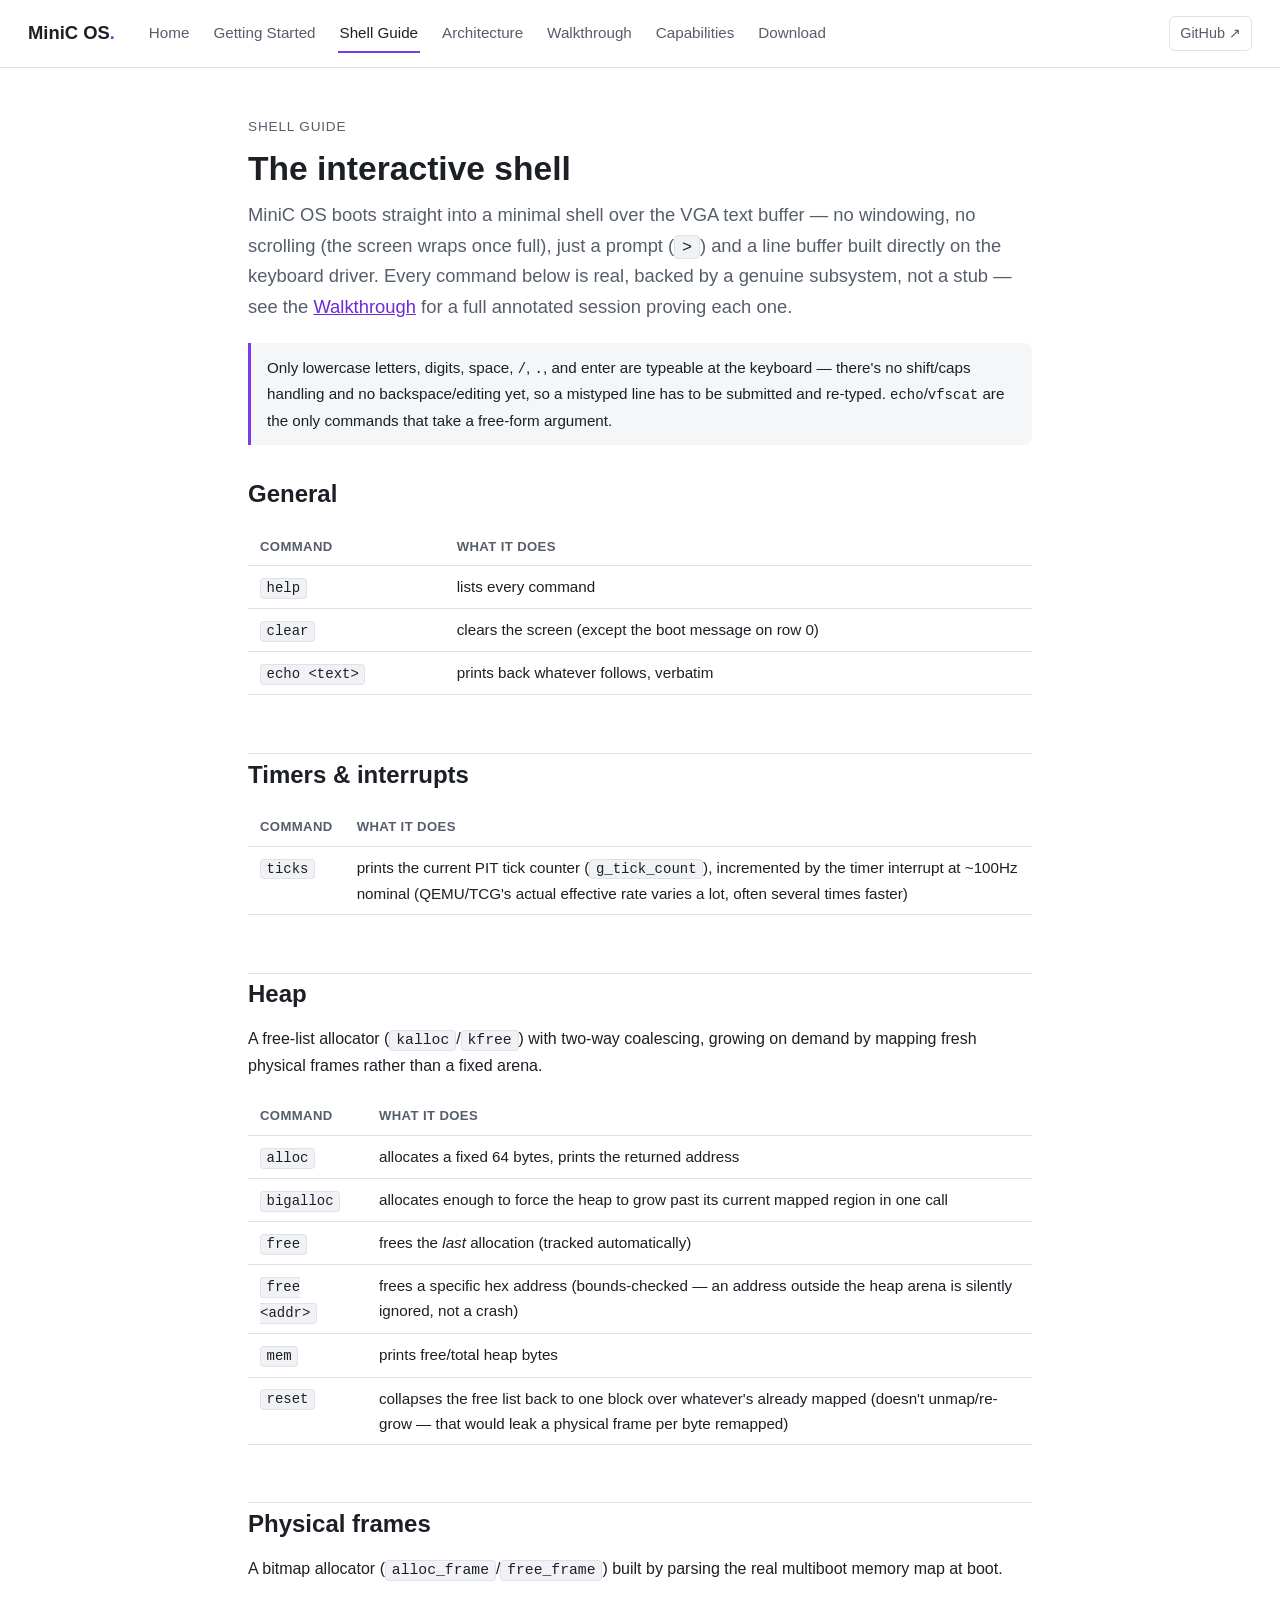
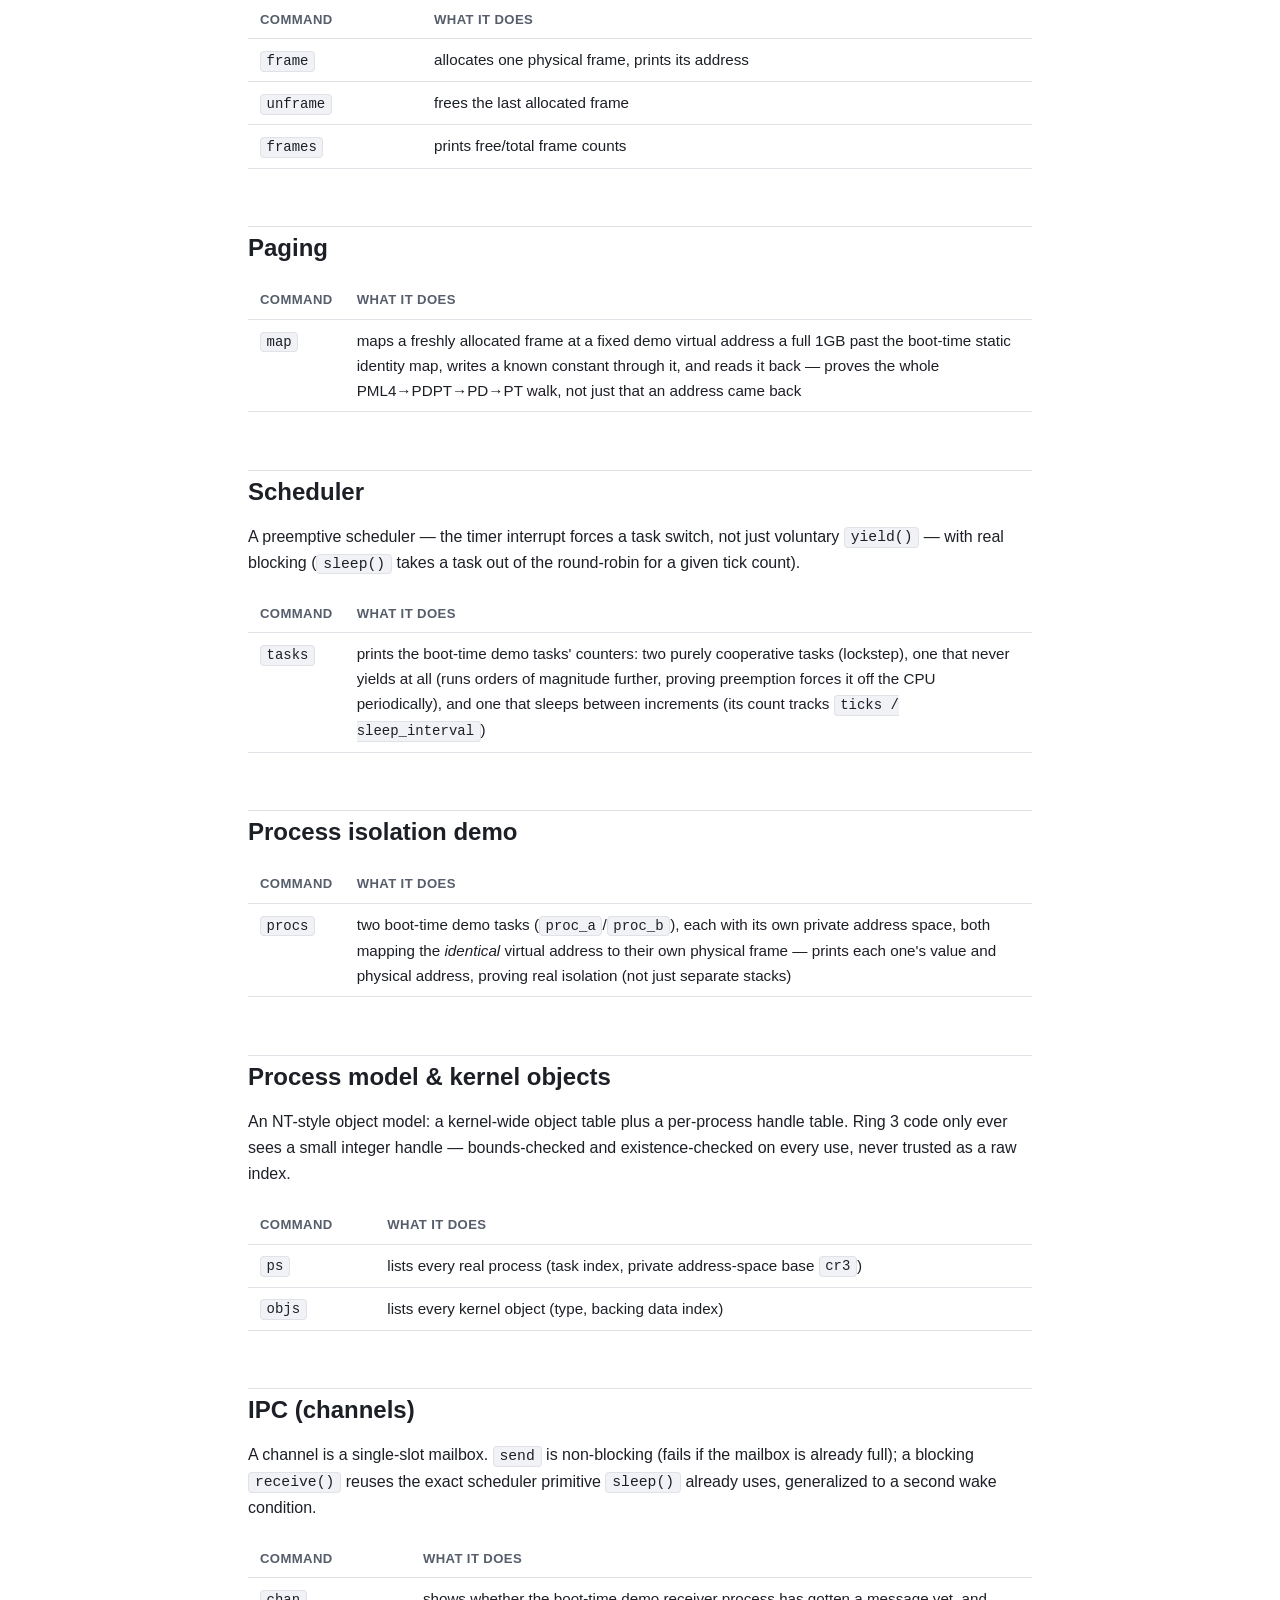
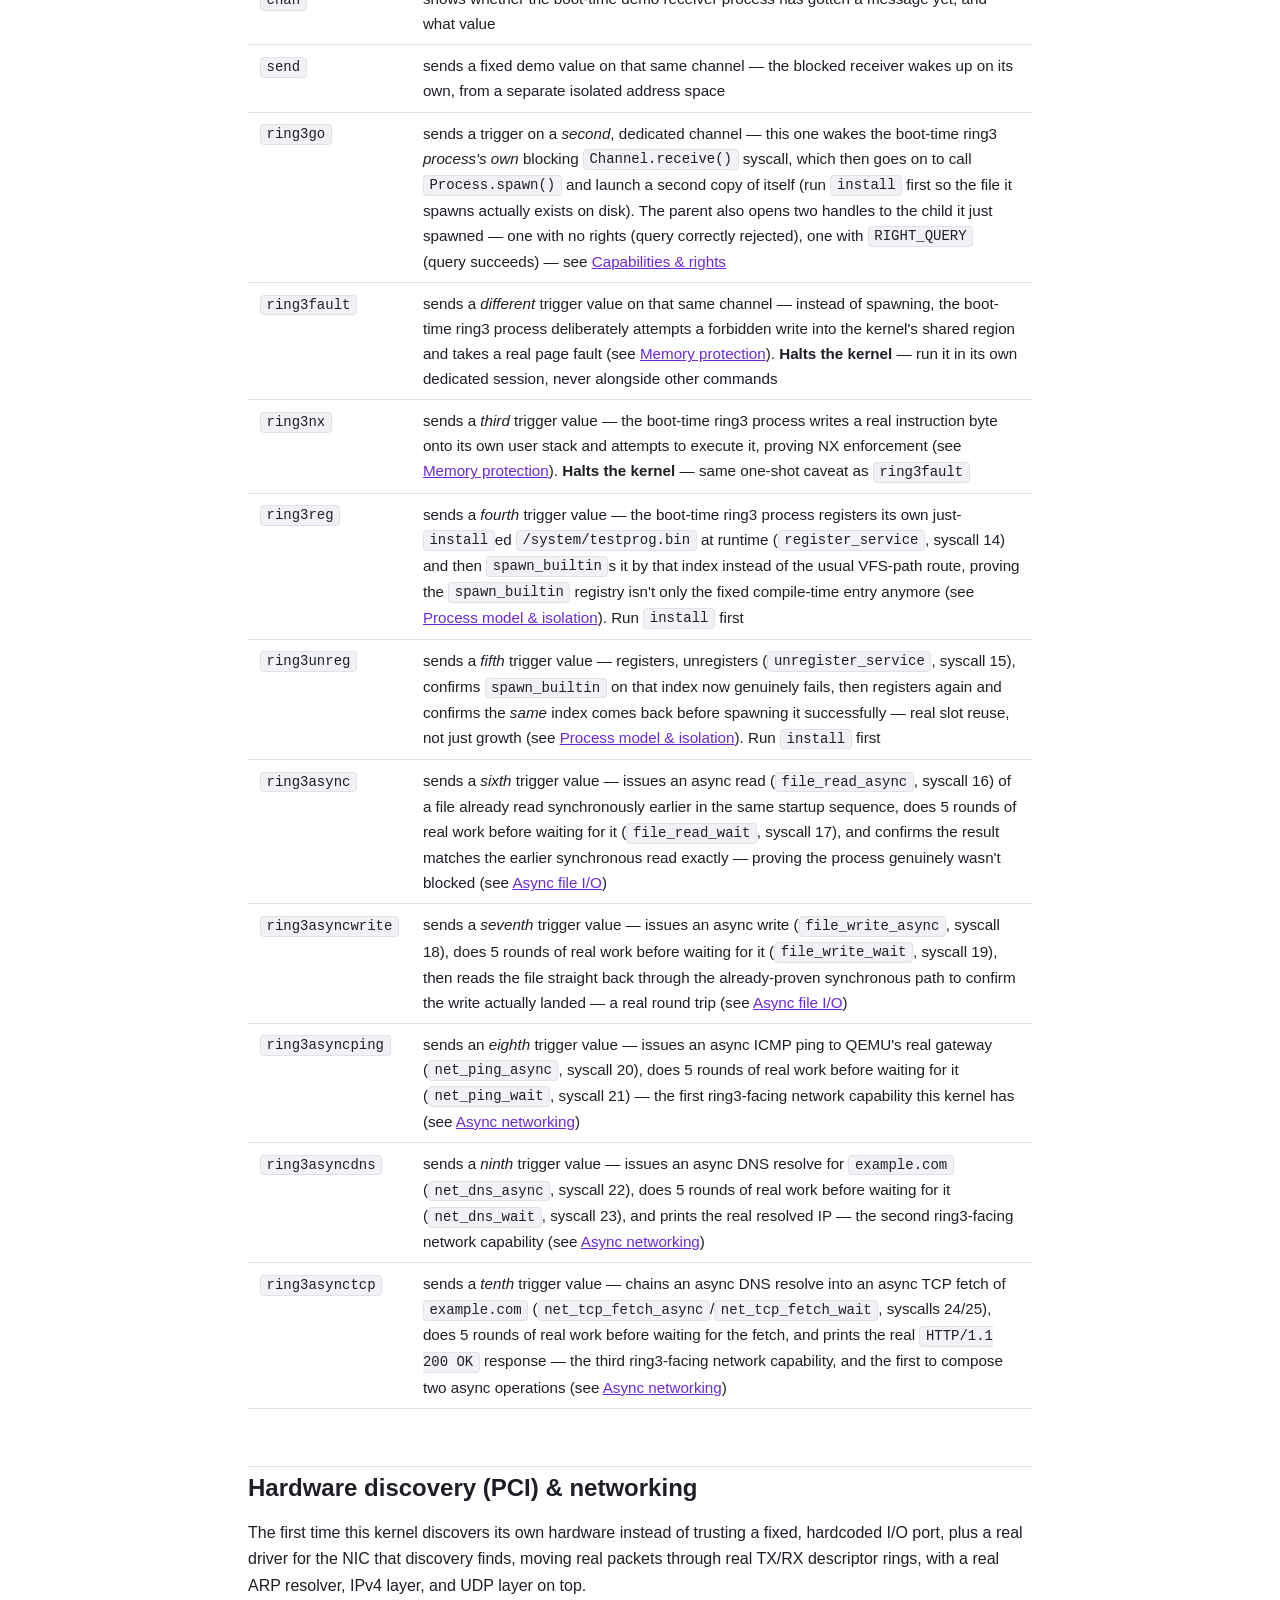
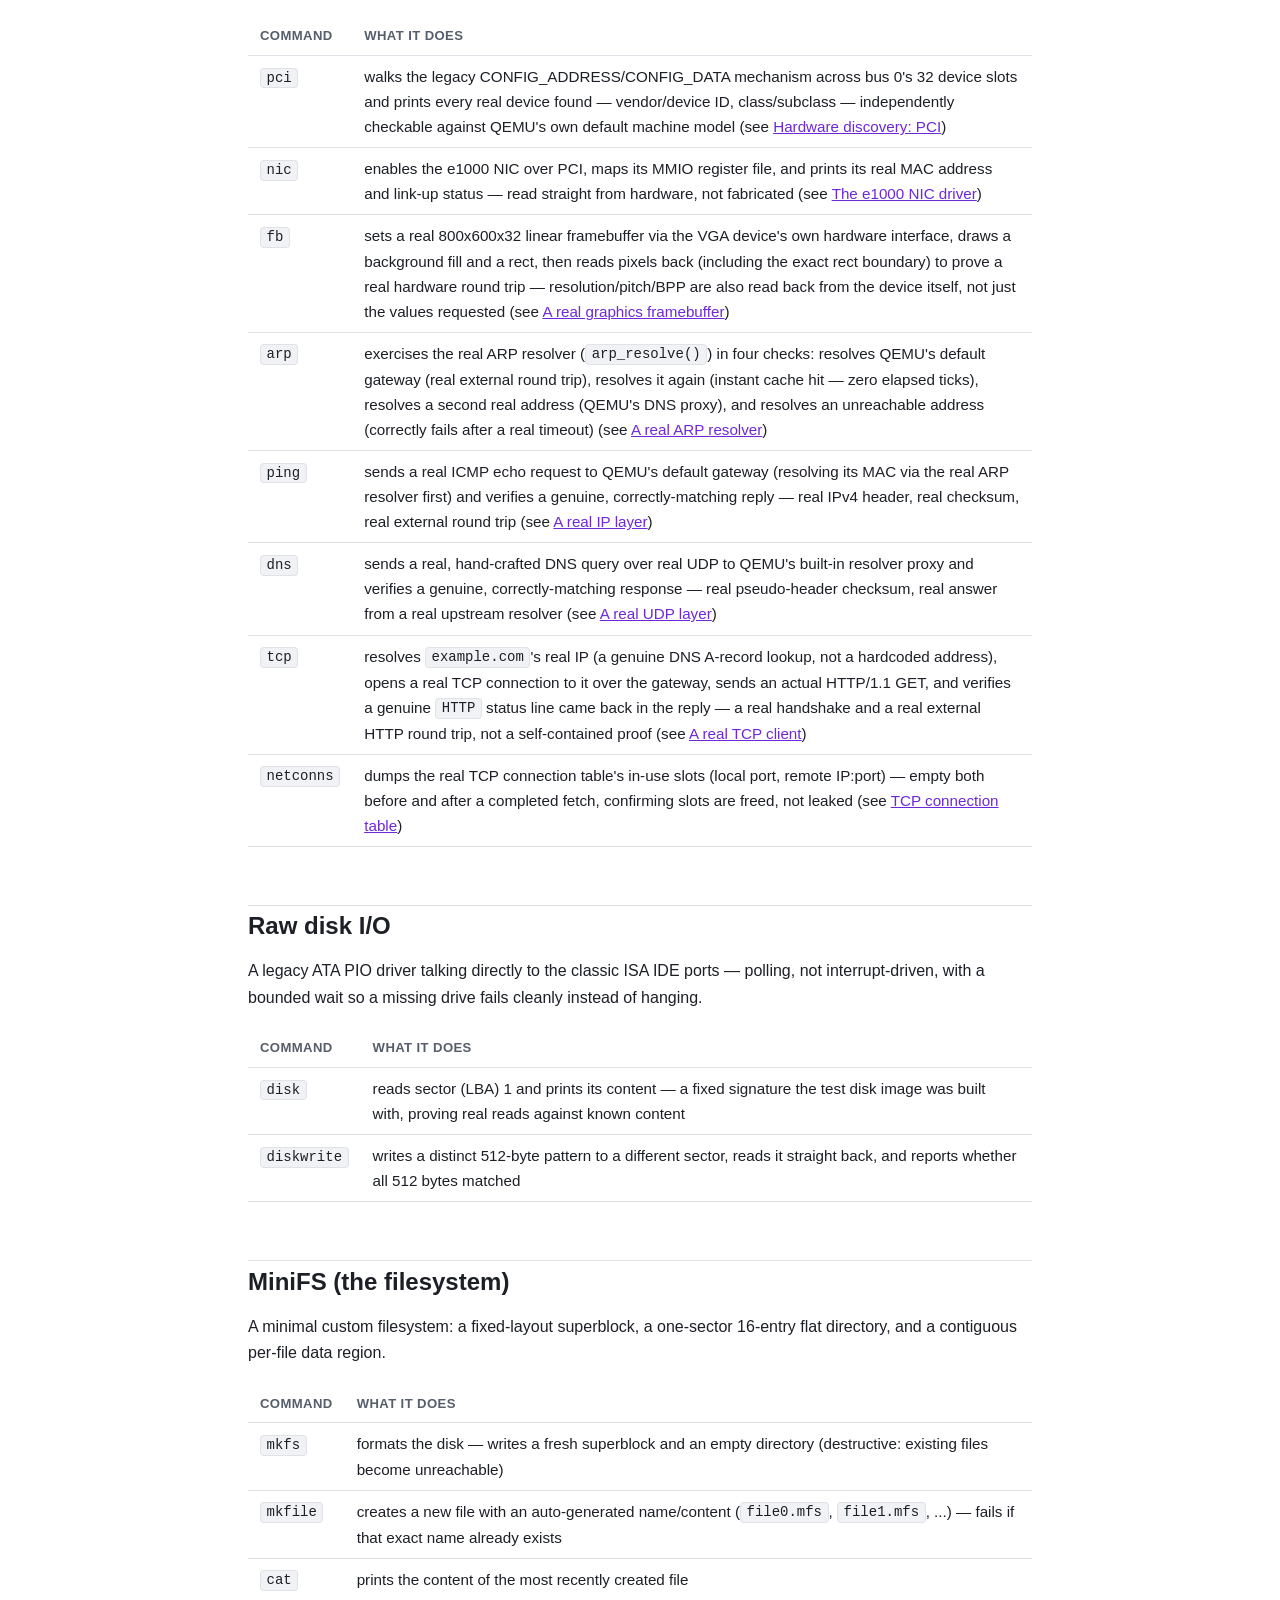
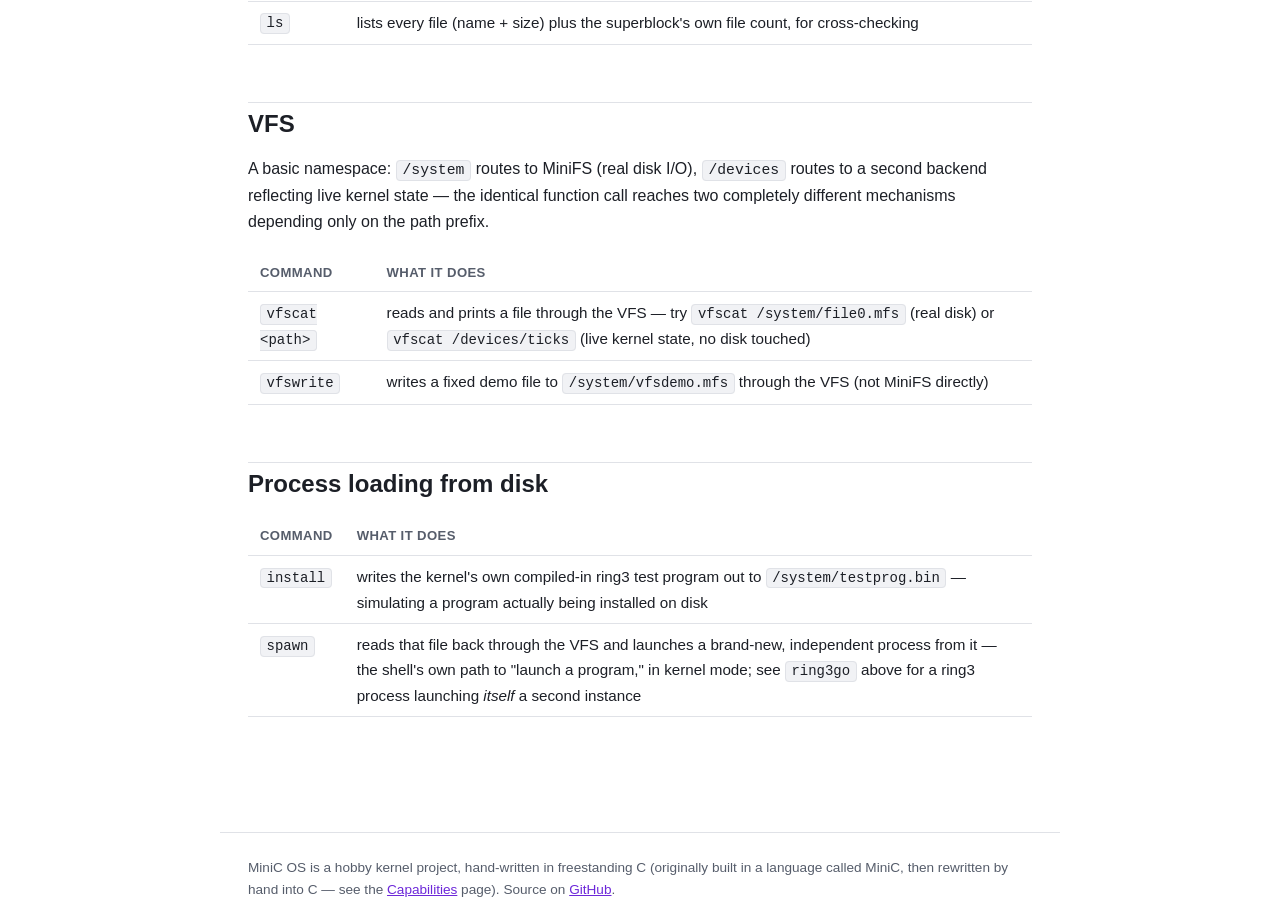
<file: guide.html>
<!doctype html>
<html lang="en">
<head>
<meta charset="utf-8">
<meta name="viewport" content="width=device-width, initial-scale=1">
<title>Shell Guide — MiniC OS</title>
<meta name="description" content="Every MiniC OS shell command, grouped by subsystem: heap, paging, scheduler, process model, IPC, disk, filesystem, and VFS.">
<link rel="stylesheet" href="assets/style.css">
</head>
<body>

<nav class="topnav">
    <a class="brand" href="index.html">MiniC OS<span class="dot">.</span></a>
    <a class="navlink" href="index.html">Home</a>
    <a class="navlink" href="install.html">Getting Started</a>
    <a class="navlink active" href="guide.html">Shell Guide</a>
    <a class="navlink" href="reference.html">Architecture</a>
    <a class="navlink" href="examples.html">Walkthrough</a>
    <a class="navlink" href="roadmap.html">Capabilities</a>
    <a class="navlink" href="download.html">Download</a>
    <span class="spacer"></span>
    <a class="gh" href="https://github.com/milosursulovic/minic-os">GitHub ↗</a>
</nav>

<main>

<div class="kicker">Shell Guide</div>
<h1>The interactive shell</h1>
<p class="lede">
    MiniC OS boots straight into a minimal shell over the VGA text buffer
    — no windowing, no scrolling (the screen wraps once full), just a
    prompt (<code>&gt;</code>) and a line buffer built directly on the
    keyboard driver. Every command below is real, backed by a genuine
    subsystem, not a stub — see the <a href="examples.html">Walkthrough</a>
    for a full annotated session proving each one.
</p>

<div class="note">
    Only lowercase letters, digits, space, <code>/</code>, <code>.</code>,
    and enter are typeable at the keyboard — there's no shift/caps
    handling and no backspace/editing yet, so a mistyped line has to be
    submitted and re-typed. <code>echo</code>/<code>vfscat</code> are the
    only commands that take a free-form argument.
</div>

<h2>General</h2>
<table>
<tr><th>Command</th><th>What it does</th></tr>
<tr><td><code>help</code></td><td>lists every command</td></tr>
<tr><td><code>clear</code></td><td>clears the screen (except the boot message on row 0)</td></tr>
<tr><td><code>echo &lt;text&gt;</code></td><td>prints back whatever follows, verbatim</td></tr>
</table>

<h2>Timers &amp; interrupts</h2>
<table>
<tr><th>Command</th><th>What it does</th></tr>
<tr><td><code>ticks</code></td><td>prints the current PIT tick counter (<code>g_tick_count</code>), incremented by the timer interrupt at ~100Hz nominal (QEMU/TCG's actual effective rate varies a lot, often several times faster)</td></tr>
</table>

<h2>Heap</h2>
<p>
    A free-list allocator (<code>kalloc</code>/<code>kfree</code>) with
    two-way coalescing, growing on demand by mapping fresh physical frames
    rather than a fixed arena.
</p>
<table>
<tr><th>Command</th><th>What it does</th></tr>
<tr><td><code>alloc</code></td><td>allocates a fixed 64 bytes, prints the returned address</td></tr>
<tr><td><code>bigalloc</code></td><td>allocates enough to force the heap to grow past its current mapped region in one call</td></tr>
<tr><td><code>free</code></td><td>frees the <em>last</em> allocation (tracked automatically)</td></tr>
<tr><td><code>free &lt;addr&gt;</code></td><td>frees a specific hex address (bounds-checked — an address outside the heap arena is silently ignored, not a crash)</td></tr>
<tr><td><code>mem</code></td><td>prints free/total heap bytes</td></tr>
<tr><td><code>reset</code></td><td>collapses the free list back to one block over whatever's already mapped (doesn't unmap/re-grow — that would leak a physical frame per byte remapped)</td></tr>
</table>

<h2>Physical frames</h2>
<p>
    A bitmap allocator (<code>alloc_frame</code>/<code>free_frame</code>)
    built by parsing the real multiboot memory map at boot.
</p>
<table>
<tr><th>Command</th><th>What it does</th></tr>
<tr><td><code>frame</code></td><td>allocates one physical frame, prints its address</td></tr>
<tr><td><code>unframe</code></td><td>frees the last allocated frame</td></tr>
<tr><td><code>frames</code></td><td>prints free/total frame counts</td></tr>
</table>

<h2>Paging</h2>
<table>
<tr><th>Command</th><th>What it does</th></tr>
<tr><td><code>map</code></td><td>maps a freshly allocated frame at a fixed demo virtual address a full 1GB past the boot-time static identity map, writes a known constant through it, and reads it back — proves the whole PML4→PDPT→PD→PT walk, not just that an address came back</td></tr>
</table>

<h2>Scheduler</h2>
<p>
    A preemptive scheduler — the timer interrupt forces a task switch, not
    just voluntary <code>yield()</code> — with real blocking
    (<code>sleep()</code> takes a task out of the round-robin for a given
    tick count).
</p>
<table>
<tr><th>Command</th><th>What it does</th></tr>
<tr><td><code>tasks</code></td><td>prints the boot-time demo tasks' counters: two purely cooperative tasks (lockstep), one that never yields at all (runs orders of magnitude further, proving preemption forces it off the CPU periodically), and one that sleeps between increments (its count tracks <code>ticks / sleep_interval</code>)</td></tr>
</table>

<h2>Process isolation demo</h2>
<table>
<tr><th>Command</th><th>What it does</th></tr>
<tr><td><code>procs</code></td><td>two boot-time demo tasks (<code>proc_a</code>/<code>proc_b</code>), each with its own private address space, both mapping the <em>identical</em> virtual address to their own physical frame — prints each one's value and physical address, proving real isolation (not just separate stacks)</td></tr>
</table>

<h2>Process model &amp; kernel objects</h2>
<p>
    An NT-style object model: a kernel-wide object table plus a
    per-process handle table. Ring 3 code only ever sees a small integer
    handle — bounds-checked and existence-checked on every use, never
    trusted as a raw index.
</p>
<table>
<tr><th>Command</th><th>What it does</th></tr>
<tr><td><code>ps</code></td><td>lists every real process (task index, private address-space base <code>cr3</code>)</td></tr>
<tr><td><code>objs</code></td><td>lists every kernel object (type, backing data index)</td></tr>
</table>

<h2>IPC (channels)</h2>
<p>
    A channel is a single-slot mailbox. <code>send</code> is non-blocking
    (fails if the mailbox is already full); a blocking <code>receive()</code>
    reuses the exact scheduler primitive <code>sleep()</code> already
    uses, generalized to a second wake condition.
</p>
<table>
<tr><th>Command</th><th>What it does</th></tr>
<tr><td><code>chan</code></td><td>shows whether the boot-time demo receiver process has gotten a message yet, and what value</td></tr>
<tr><td><code>send</code></td><td>sends a fixed demo value on that same channel — the blocked receiver wakes up on its own, from a separate isolated address space</td></tr>
<tr><td><code>ring3go</code></td><td>sends a trigger on a <em>second</em>, dedicated channel — this one wakes the boot-time ring3 <em>process's own</em> blocking <code>Channel.receive()</code> syscall, which then goes on to call <code>Process.spawn()</code> and launch a second copy of itself (run <code>install</code> first so the file it spawns actually exists on disk). The parent also opens two handles to the child it just spawned — one with no rights (query correctly rejected), one with <code>RIGHT_QUERY</code> (query succeeds) — see <a href="reference.html#capabilities">Capabilities &amp; rights</a></td></tr>
<tr><td><code>ring3fault</code></td><td>sends a <em>different</em> trigger value on that same channel — instead of spawning, the boot-time ring3 process deliberately attempts a forbidden write into the kernel's shared region and takes a real page fault (see <a href="reference.html#memory-protection">Memory protection</a>). <strong>Halts the kernel</strong> — run it in its own dedicated session, never alongside other commands</td></tr>
<tr><td><code>ring3nx</code></td><td>sends a <em>third</em> trigger value — the boot-time ring3 process writes a real instruction byte onto its own user stack and attempts to execute it, proving NX enforcement (see <a href="reference.html#memory-protection">Memory protection</a>). <strong>Halts the kernel</strong> — same one-shot caveat as <code>ring3fault</code></td></tr>
<tr><td><code>ring3reg</code></td><td>sends a <em>fourth</em> trigger value — the boot-time ring3 process registers its own just-<code>install</code>ed <code>/system/testprog.bin</code> at runtime (<code>register_service</code>, syscall 14) and then <code>spawn_builtin</code>s it by that index instead of the usual VFS-path route, proving the <code>spawn_builtin</code> registry isn't only the fixed compile-time entry anymore (see <a href="reference.html#process-model">Process model &amp; isolation</a>). Run <code>install</code> first</td></tr>
<tr><td><code>ring3unreg</code></td><td>sends a <em>fifth</em> trigger value — registers, unregisters (<code>unregister_service</code>, syscall 15), confirms <code>spawn_builtin</code> on that index now genuinely fails, then registers again and confirms the <em>same</em> index comes back before spawning it successfully — real slot reuse, not just growth (see <a href="reference.html#process-model">Process model &amp; isolation</a>). Run <code>install</code> first</td></tr>
<tr><td><code>ring3async</code></td><td>sends a <em>sixth</em> trigger value — issues an async read (<code>file_read_async</code>, syscall 16) of a file already read synchronously earlier in the same startup sequence, does 5 rounds of real work before waiting for it (<code>file_read_wait</code>, syscall 17), and confirms the result matches the earlier synchronous read exactly — proving the process genuinely wasn't blocked (see <a href="reference.html#async-io">Async file I/O</a>)</td></tr>
<tr><td><code>ring3asyncwrite</code></td><td>sends a <em>seventh</em> trigger value — issues an async write (<code>file_write_async</code>, syscall 18), does 5 rounds of real work before waiting for it (<code>file_write_wait</code>, syscall 19), then reads the file straight back through the already-proven synchronous path to confirm the write actually landed — a real round trip (see <a href="reference.html#async-io">Async file I/O</a>)</td></tr>
<tr><td><code>ring3asyncping</code></td><td>sends an <em>eighth</em> trigger value — issues an async ICMP ping to QEMU's real gateway (<code>net_ping_async</code>, syscall 20), does 5 rounds of real work before waiting for it (<code>net_ping_wait</code>, syscall 21) — the first ring3-facing network capability this kernel has (see <a href="reference.html#async-net">Async networking</a>)</td></tr>
<tr><td><code>ring3asyncdns</code></td><td>sends a <em>ninth</em> trigger value — issues an async DNS resolve for <code>example.com</code> (<code>net_dns_async</code>, syscall 22), does 5 rounds of real work before waiting for it (<code>net_dns_wait</code>, syscall 23), and prints the real resolved IP — the second ring3-facing network capability (see <a href="reference.html#async-net">Async networking</a>)</td></tr>
<tr><td><code>ring3asynctcp</code></td><td>sends a <em>tenth</em> trigger value — chains an async DNS resolve into an async TCP fetch of <code>example.com</code> (<code>net_tcp_fetch_async</code>/<code>net_tcp_fetch_wait</code>, syscalls 24/25), does 5 rounds of real work before waiting for the fetch, and prints the real <code>HTTP/1.1 200 OK</code> response — the third ring3-facing network capability, and the first to compose two async operations (see <a href="reference.html#async-net">Async networking</a>)</td></tr>
</table>

<h2>Hardware discovery (PCI) &amp; networking</h2>
<p>
    The first time this kernel discovers its own hardware instead of
    trusting a fixed, hardcoded I/O port, plus a real driver for the NIC
    that discovery finds, moving real packets through real TX/RX
    descriptor rings, with a real ARP resolver, IPv4 layer, and UDP
    layer on top.
</p>
<table>
<tr><th>Command</th><th>What it does</th></tr>
<tr><td><code>pci</code></td><td>walks the legacy CONFIG_ADDRESS/CONFIG_DATA mechanism across bus 0's 32 device slots and prints every real device found — vendor/device ID, class/subclass — independently checkable against QEMU's own default machine model (see <a href="reference.html#pci">Hardware discovery: PCI</a>)</td></tr>
<tr><td><code>nic</code></td><td>enables the e1000 NIC over PCI, maps its MMIO register file, and prints its real MAC address and link-up status — read straight from hardware, not fabricated (see <a href="reference.html#e1000">The e1000 NIC driver</a>)</td></tr>
<tr><td><code>fb</code></td><td>sets a real 800x600x32 linear framebuffer via the VGA device's own hardware interface, draws a background fill and a rect, then reads pixels back (including the exact rect boundary) to prove a real hardware round trip — resolution/pitch/BPP are also read back from the device itself, not just the values requested (see <a href="reference.html#graphics">A real graphics framebuffer</a>)</td></tr>
<tr><td><code>arp</code></td><td>exercises the real ARP resolver (<code>arp_resolve()</code>) in four checks: resolves QEMU's default gateway (real external round trip), resolves it again (instant cache hit — zero elapsed ticks), resolves a second real address (QEMU's DNS proxy), and resolves an unreachable address (correctly fails after a real timeout) (see <a href="reference.html#arp">A real ARP resolver</a>)</td></tr>
<tr><td><code>ping</code></td><td>sends a real ICMP echo request to QEMU's default gateway (resolving its MAC via the real ARP resolver first) and verifies a genuine, correctly-matching reply — real IPv4 header, real checksum, real external round trip (see <a href="reference.html#ip">A real IP layer</a>)</td></tr>
<tr><td><code>dns</code></td><td>sends a real, hand-crafted DNS query over real UDP to QEMU's built-in resolver proxy and verifies a genuine, correctly-matching response — real pseudo-header checksum, real answer from a real upstream resolver (see <a href="reference.html#udp">A real UDP layer</a>)</td></tr>
<tr><td><code>tcp</code></td><td>resolves <code>example.com</code>'s real IP (a genuine DNS A-record lookup, not a hardcoded address), opens a real TCP connection to it over the gateway, sends an actual HTTP/1.1 GET, and verifies a genuine <code>HTTP</code> status line came back in the reply — a real handshake and a real external HTTP round trip, not a self-contained proof (see <a href="reference.html#tcp">A real TCP client</a>)</td></tr>
<tr><td><code>netconns</code></td><td>dumps the real TCP connection table's in-use slots (local port, remote IP:port) — empty both before and after a completed fetch, confirming slots are freed, not leaked (see <a href="reference.html#tcp-connections">TCP connection table</a>)</td></tr>
</table>

<h2>Raw disk I/O</h2>
<p>
    A legacy ATA PIO driver talking directly to the classic ISA IDE ports
    — polling, not interrupt-driven, with a bounded wait so a missing
    drive fails cleanly instead of hanging.
</p>
<table>
<tr><th>Command</th><th>What it does</th></tr>
<tr><td><code>disk</code></td><td>reads sector (LBA) 1 and prints its content — a fixed signature the test disk image was built with, proving real reads against known content</td></tr>
<tr><td><code>diskwrite</code></td><td>writes a distinct 512-byte pattern to a different sector, reads it straight back, and reports whether all 512 bytes matched</td></tr>
</table>

<h2>MiniFS (the filesystem)</h2>
<p>
    A minimal custom filesystem: a fixed-layout superblock, a one-sector
    16-entry flat directory, and a contiguous per-file data region.
</p>
<table>
<tr><th>Command</th><th>What it does</th></tr>
<tr><td><code>mkfs</code></td><td>formats the disk — writes a fresh superblock and an empty directory (destructive: existing files become unreachable)</td></tr>
<tr><td><code>mkfile</code></td><td>creates a new file with an auto-generated name/content (<code>file0.mfs</code>, <code>file1.mfs</code>, ...) — fails if that exact name already exists</td></tr>
<tr><td><code>cat</code></td><td>prints the content of the most recently created file</td></tr>
<tr><td><code>ls</code></td><td>lists every file (name + size) plus the superblock's own file count, for cross-checking</td></tr>
</table>

<h2>VFS</h2>
<p>
    A basic namespace: <code>/system</code> routes to MiniFS (real disk
    I/O), <code>/devices</code> routes to a second backend reflecting live
    kernel state — the identical function call reaches two completely
    different mechanisms depending only on the path prefix.
</p>
<table>
<tr><th>Command</th><th>What it does</th></tr>
<tr><td><code>vfscat &lt;path&gt;</code></td><td>reads and prints a file through the VFS — try <code>vfscat /system/file0.mfs</code> (real disk) or <code>vfscat /devices/ticks</code> (live kernel state, no disk touched)</td></tr>
<tr><td><code>vfswrite</code></td><td>writes a fixed demo file to <code>/system/vfsdemo.mfs</code> through the VFS (not MiniFS directly)</td></tr>
</table>

<h2>Process loading from disk</h2>
<table>
<tr><th>Command</th><th>What it does</th></tr>
<tr><td><code>install</code></td><td>writes the kernel's own compiled-in ring3 test program out to <code>/system/testprog.bin</code> — simulating a program actually being installed on disk</td></tr>
<tr><td><code>spawn</code></td><td>reads that file back through the VFS and launches a brand-new, independent process from it — the shell's own path to "launch a program," in kernel mode; see <code>ring3go</code> above for a ring3 process launching <em>itself</em> a second instance</td></tr>
</table>

</main>

<footer>
    MiniC OS is a hobby kernel project, hand-written in freestanding C
    (originally built in a language called MiniC, then rewritten by hand
    into C — see the <a href="roadmap.html">Capabilities</a> page).
    Source on <a href="https://github.com/milosursulovic/minic-os">GitHub</a>.
</footer>

</body>
</html>
</file>
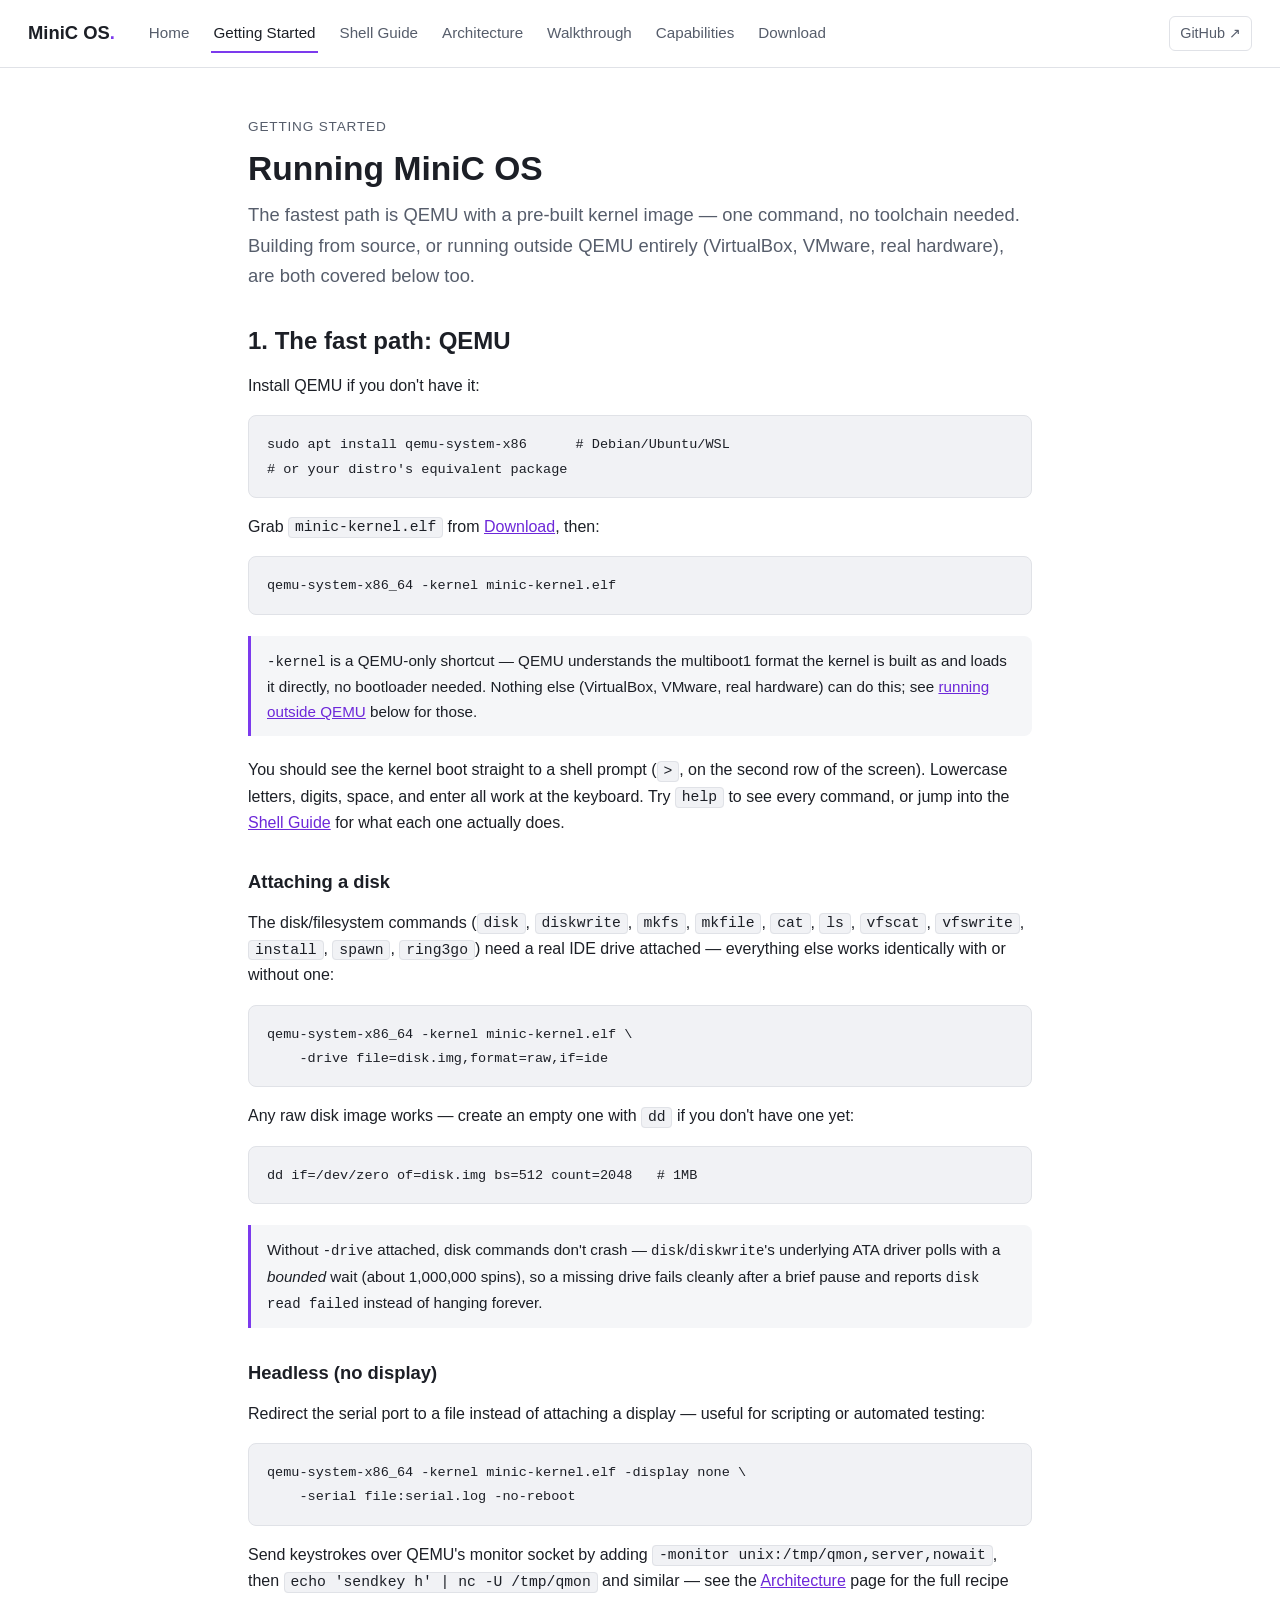
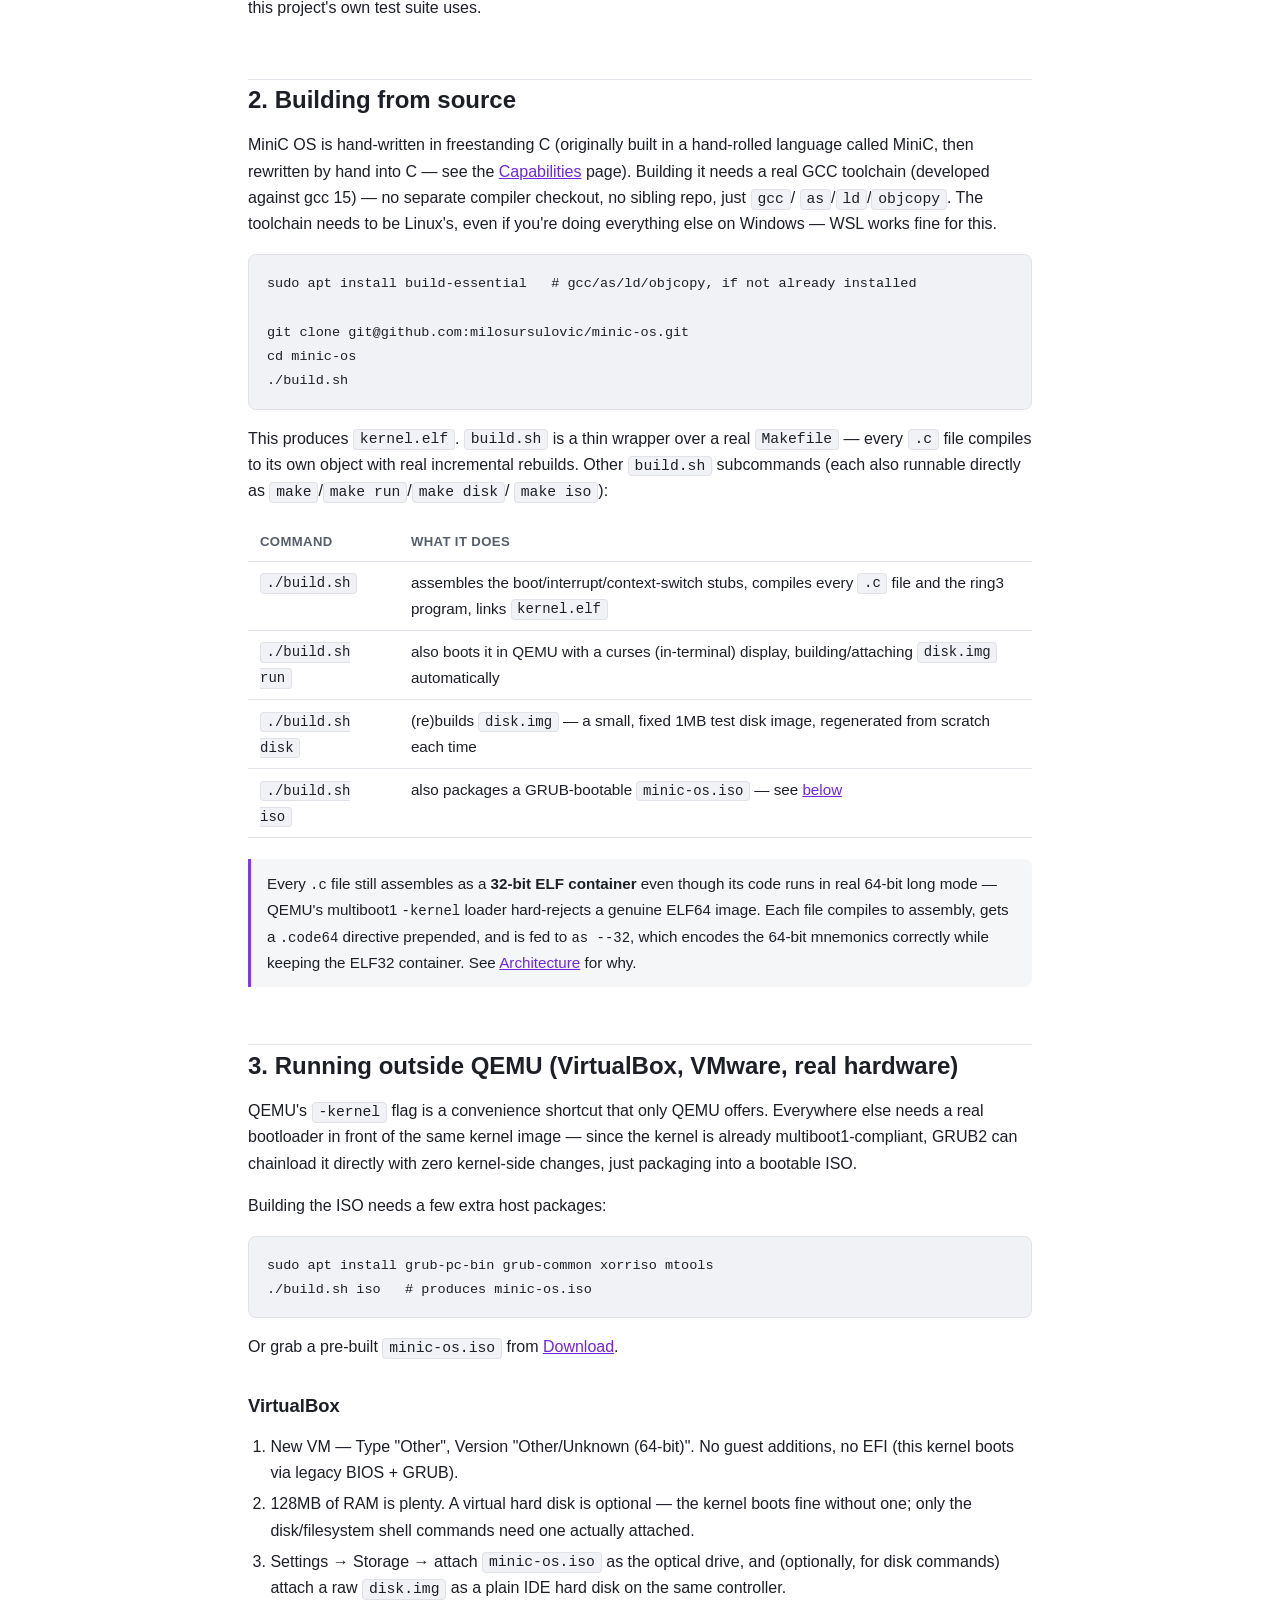
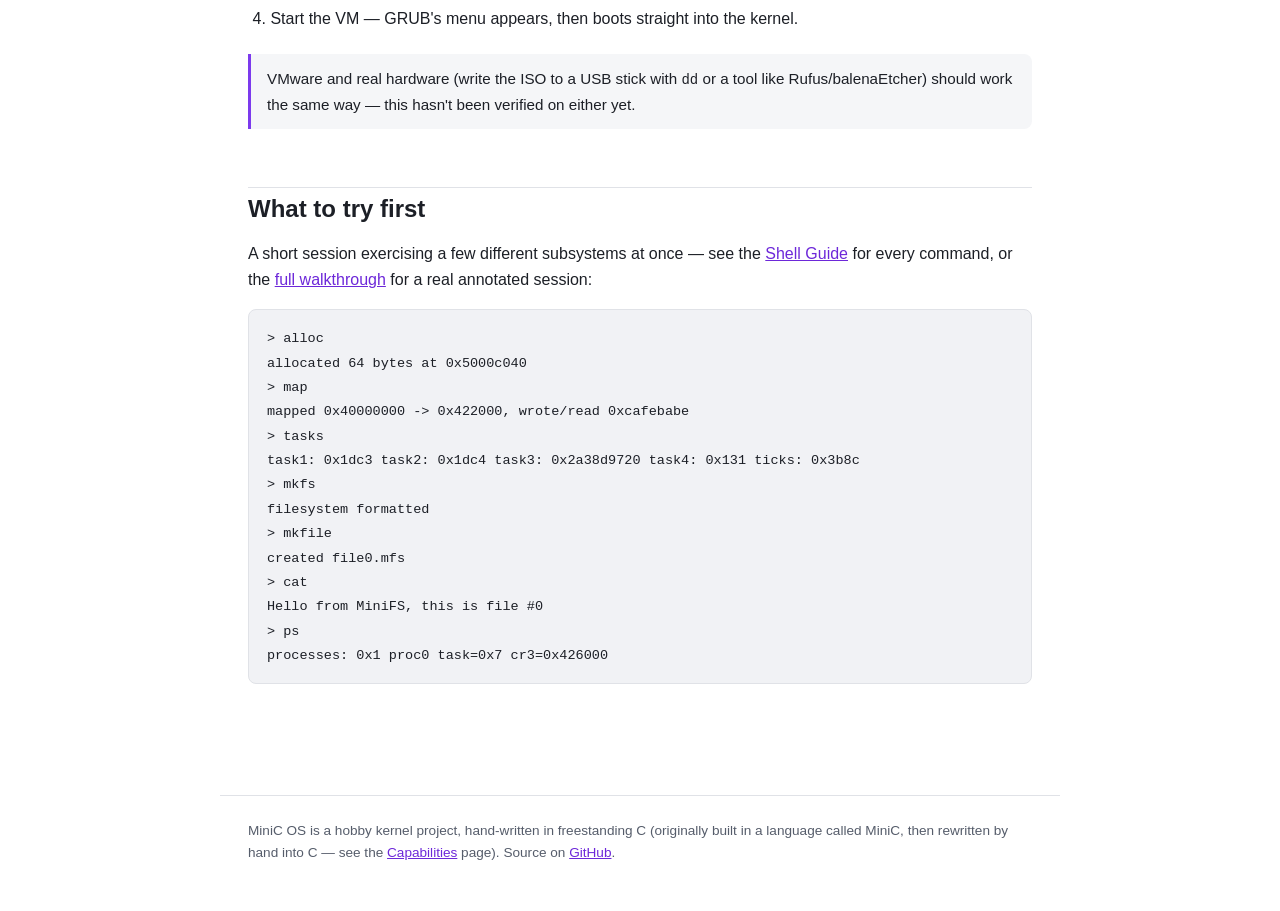
<file: install.html>
<!doctype html>
<html lang="en">
<head>
<meta charset="utf-8">
<meta name="viewport" content="width=device-width, initial-scale=1">
<title>Getting Started — MiniC OS</title>
<meta name="description" content="Boot MiniC OS in QEMU in one command, build it from source, or run the ISO in VirtualBox, VMware, or on real hardware.">
<link rel="stylesheet" href="assets/style.css">
</head>
<body>

<nav class="topnav">
    <a class="brand" href="index.html">MiniC OS<span class="dot">.</span></a>
    <a class="navlink" href="index.html">Home</a>
    <a class="navlink active" href="install.html">Getting Started</a>
    <a class="navlink" href="guide.html">Shell Guide</a>
    <a class="navlink" href="reference.html">Architecture</a>
    <a class="navlink" href="examples.html">Walkthrough</a>
    <a class="navlink" href="roadmap.html">Capabilities</a>
    <a class="navlink" href="download.html">Download</a>
    <span class="spacer"></span>
    <a class="gh" href="https://github.com/milosursulovic/minic-os">GitHub ↗</a>
</nav>

<main>

<div class="kicker">Getting Started</div>
<h1>Running MiniC OS</h1>
<p class="lede">
    The fastest path is QEMU with a pre-built kernel image — one command,
    no toolchain needed. Building from source, or running outside QEMU
    entirely (VirtualBox, VMware, real hardware), are both covered below
    too.
</p>

<h2>1. The fast path: QEMU</h2>
<p>
    Install QEMU if you don't have it:
</p>
<pre><code>sudo apt install qemu-system-x86      # Debian/Ubuntu/WSL
# or your distro's equivalent package</code></pre>
<p>
    Grab <code>minic-kernel.elf</code> from <a href="download.html">Download</a>,
    then:
</p>
<pre><code>qemu-system-x86_64 -kernel minic-kernel.elf</code></pre>
<div class="note">
    <code>-kernel</code> is a QEMU-only shortcut — QEMU understands the
    multiboot1 format the kernel is built as and loads it directly, no
    bootloader needed. Nothing else (VirtualBox, VMware, real hardware)
    can do this; see <a href="#other-hypervisors">running outside QEMU</a>
    below for those.
</div>
<p>
    You should see the kernel boot straight to a shell prompt (<code>&gt;</code>,
    on the second row of the screen). Lowercase letters, digits, space, and
    enter all work at the keyboard. Try <code>help</code> to see every
    command, or jump into the <a href="guide.html">Shell Guide</a> for what
    each one actually does.
</p>

<h3>Attaching a disk</h3>
<p>
    The disk/filesystem commands (<code>disk</code>, <code>diskwrite</code>,
    <code>mkfs</code>, <code>mkfile</code>, <code>cat</code>, <code>ls</code>,
    <code>vfscat</code>, <code>vfswrite</code>, <code>install</code>,
    <code>spawn</code>, <code>ring3go</code>) need a real IDE drive attached
    — everything else works identically with or without one:
</p>
<pre><code>qemu-system-x86_64 -kernel minic-kernel.elf \
    -drive file=disk.img,format=raw,if=ide</code></pre>
<p>
    Any raw disk image works — create an empty one with <code>dd</code> if
    you don't have one yet:
</p>
<pre><code>dd if=/dev/zero of=disk.img bs=512 count=2048   # 1MB</code></pre>
<div class="note">
    Without <code>-drive</code> attached, disk commands don't crash —
    <code>disk</code>/<code>diskwrite</code>'s underlying ATA driver polls
    with a <em>bounded</em> wait (about 1,000,000 spins), so a missing
    drive fails cleanly after a brief pause and reports
    <code>disk read failed</code> instead of hanging forever.
</div>

<h3>Headless (no display)</h3>
<p>
    Redirect the serial port to a file instead of attaching a display —
    useful for scripting or automated testing:
</p>
<pre><code>qemu-system-x86_64 -kernel minic-kernel.elf -display none \
    -serial file:serial.log -no-reboot</code></pre>
<p>
    Send keystrokes over QEMU's monitor socket by adding
    <code>-monitor unix:/tmp/qmon,server,nowait</code>, then
    <code>echo 'sendkey h' | nc -U /tmp/qmon</code> and similar — see the
    <a href="reference.html#testing">Architecture</a> page for the full
    recipe this project's own test suite uses.
</p>

<h2 id="build-from-source">2. Building from source</h2>
<p>
    MiniC OS is hand-written in freestanding C (originally built in a
    hand-rolled language called MiniC, then rewritten by hand into C —
    see the <a href="roadmap.html">Capabilities</a> page). Building
    it needs a real GCC toolchain (developed against gcc 15) — no separate
    compiler checkout, no sibling repo, just <code>gcc</code>/
    <code>as</code>/<code>ld</code>/<code>objcopy</code>. The toolchain
    needs to be Linux's, even if you're doing everything else on Windows —
    WSL works fine for this.
</p>
<pre><code>sudo apt install build-essential   # gcc/as/ld/objcopy, if not already installed

git clone git@github.com:milosursulovic/minic-os.git
cd minic-os
./build.sh</code></pre>
<p>
    This produces <code>kernel.elf</code>. <code>build.sh</code> is a thin
    wrapper over a real <code>Makefile</code> — every <code>.c</code> file
    compiles to its own object with real incremental rebuilds. Other
    <code>build.sh</code> subcommands (each also runnable directly as
    <code>make</code>/<code>make run</code>/<code>make disk</code>/
    <code>make iso</code>):
</p>
<table>
<tr><th>Command</th><th>What it does</th></tr>
<tr><td><code>./build.sh</code></td><td>assembles the boot/interrupt/context-switch stubs, compiles every <code>.c</code> file and the ring3 program, links <code>kernel.elf</code></td></tr>
<tr><td><code>./build.sh run</code></td><td>also boots it in QEMU with a curses (in-terminal) display, building/attaching <code>disk.img</code> automatically</td></tr>
<tr><td><code>./build.sh disk</code></td><td>(re)builds <code>disk.img</code> — a small, fixed 1MB test disk image, regenerated from scratch each time</td></tr>
<tr><td><code>./build.sh iso</code></td><td>also packages a GRUB-bootable <code>minic-os.iso</code> — see <a href="#other-hypervisors">below</a></td></tr>
</table>
<div class="note">
    Every <code>.c</code> file still assembles as a <strong>32-bit ELF
    container</strong> even though its code runs in real 64-bit long mode
    — QEMU's multiboot1 <code>-kernel</code> loader hard-rejects a genuine
    ELF64 image. Each file compiles to assembly, gets a <code>.code64</code>
    directive prepended, and is fed to <code>as --32</code>, which encodes
    the 64-bit mnemonics correctly while keeping the ELF32 container. See
    <a href="reference.html#boot">Architecture</a> for why.
</div>

<h2 id="other-hypervisors">3. Running outside QEMU (VirtualBox, VMware, real hardware)</h2>
<p>
    QEMU's <code>-kernel</code> flag is a convenience shortcut that only
    QEMU offers. Everywhere else needs a real bootloader in front of the
    same kernel image — since the kernel is already multiboot1-compliant,
    GRUB2 can chainload it directly with zero kernel-side changes, just
    packaging into a bootable ISO.
</p>
<p>
    Building the ISO needs a few extra host packages:
</p>
<pre><code>sudo apt install grub-pc-bin grub-common xorriso mtools
./build.sh iso   # produces minic-os.iso</code></pre>
<p>
    Or grab a pre-built <code>minic-os.iso</code> from
    <a href="download.html">Download</a>.
</p>

<h3>VirtualBox</h3>
<ol>
<li>New VM — Type "Other", Version "Other/Unknown (64-bit)". No guest
    additions, no EFI (this kernel boots via legacy BIOS + GRUB).</li>
<li>128MB of RAM is plenty. A virtual hard disk is optional — the kernel
    boots fine without one; only the disk/filesystem shell commands need
    one actually attached.</li>
<li>Settings → Storage → attach <code>minic-os.iso</code> as the optical
    drive, and (optionally, for disk commands) attach a raw
    <code>disk.img</code> as a plain IDE hard disk on the same
    controller.</li>
<li>Start the VM — GRUB's menu appears, then boots straight into the
    kernel.</li>
</ol>
<div class="note">
    VMware and real hardware (write the ISO to a USB stick with
    <code>dd</code> or a tool like Rufus/balenaEtcher) should work the same
    way — this hasn't been verified on either yet.
</div>

<h2>What to try first</h2>
<p>
    A short session exercising a few different subsystems at once — see
    the <a href="guide.html">Shell Guide</a> for every command, or the
    <a href="examples.html">full walkthrough</a> for a real annotated
    session:
</p>
<pre><code>&gt; alloc
allocated 64 bytes at 0x5000c040
&gt; map
mapped 0x40000000 -&gt; 0x422000, wrote/read 0xcafebabe
&gt; tasks
task1: 0x1dc3 task2: 0x1dc4 task3: 0x2a38d9720 task4: 0x131 ticks: 0x3b8c
&gt; mkfs
filesystem formatted
&gt; mkfile
created file0.mfs
&gt; cat
Hello from MiniFS, this is file #0
&gt; ps
processes: 0x1 proc0 task=0x7 cr3=0x426000</code></pre>

</main>

<footer>
    MiniC OS is a hobby kernel project, hand-written in freestanding C
    (originally built in a language called MiniC, then rewritten by hand
    into C — see the <a href="roadmap.html">Capabilities</a> page).
    Source on <a href="https://github.com/milosursulovic/minic-os">GitHub</a>.
</footer>

</body>
</html>
</file>
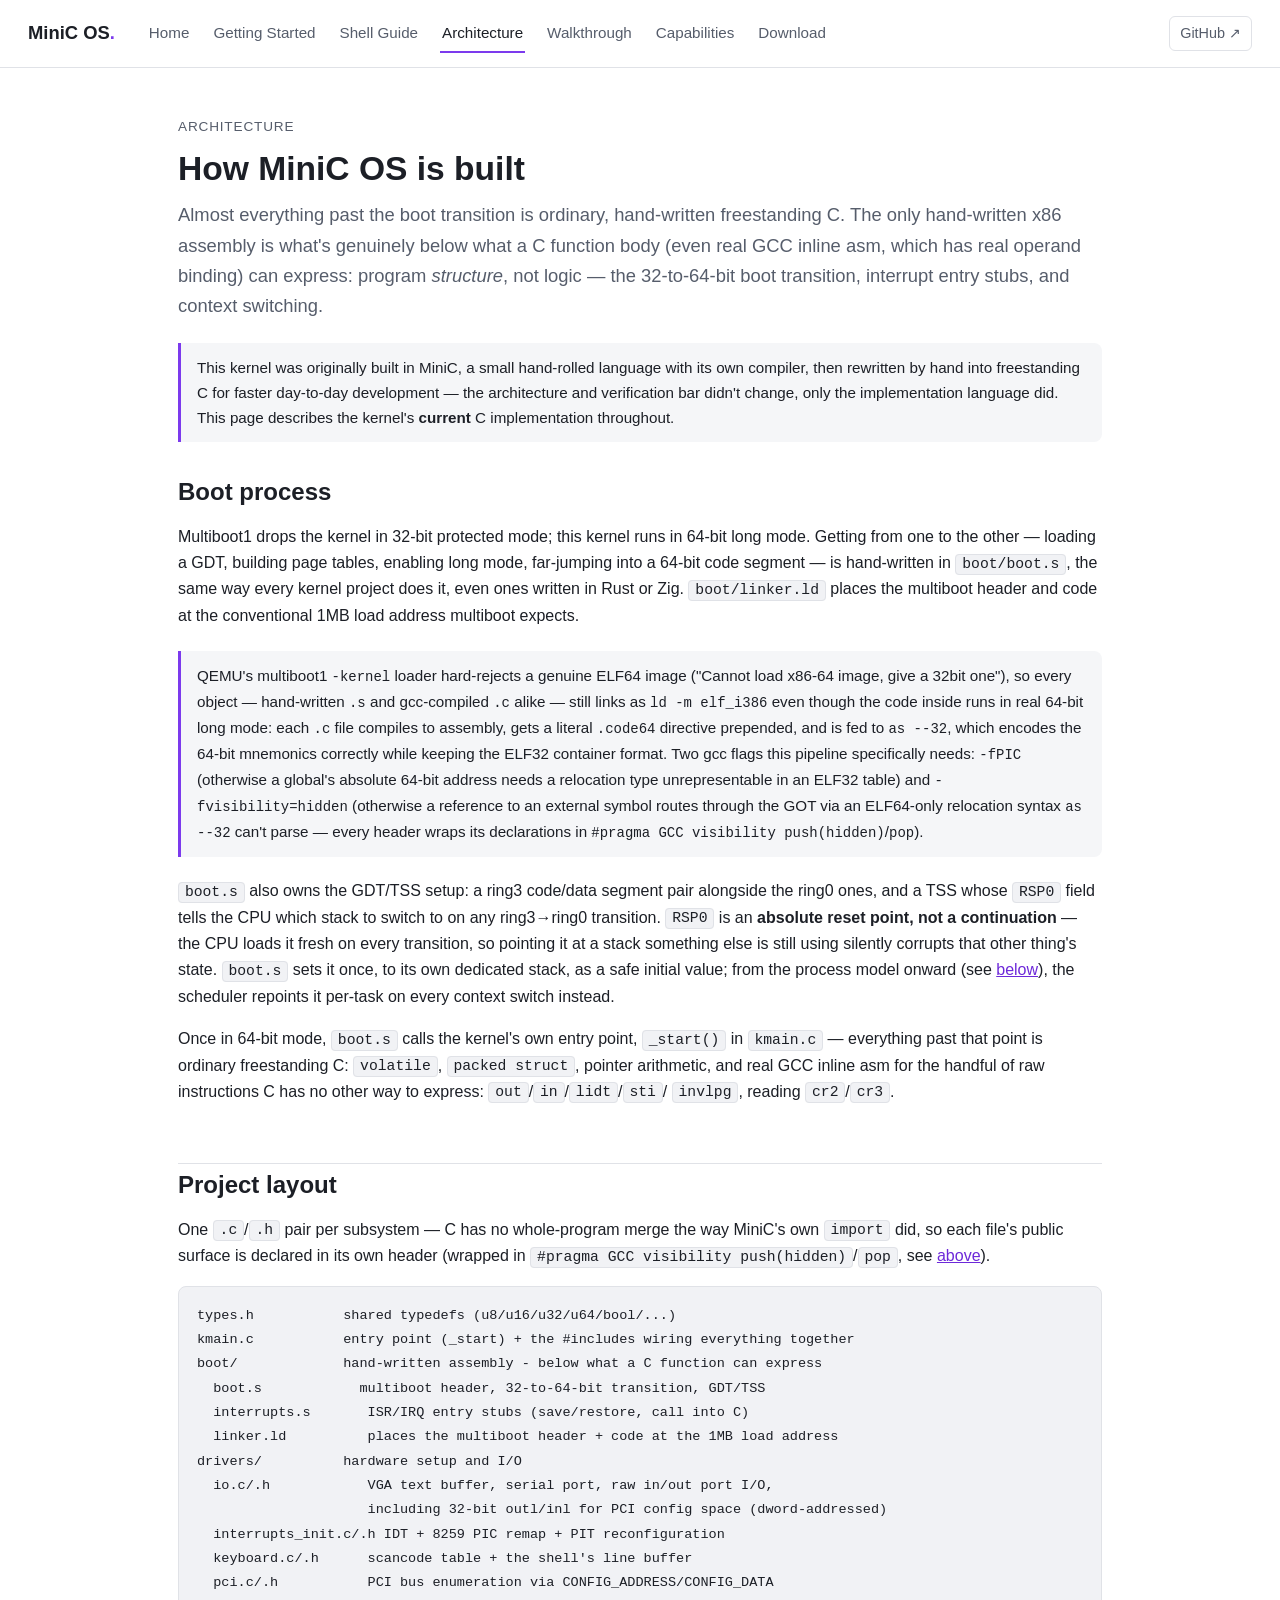
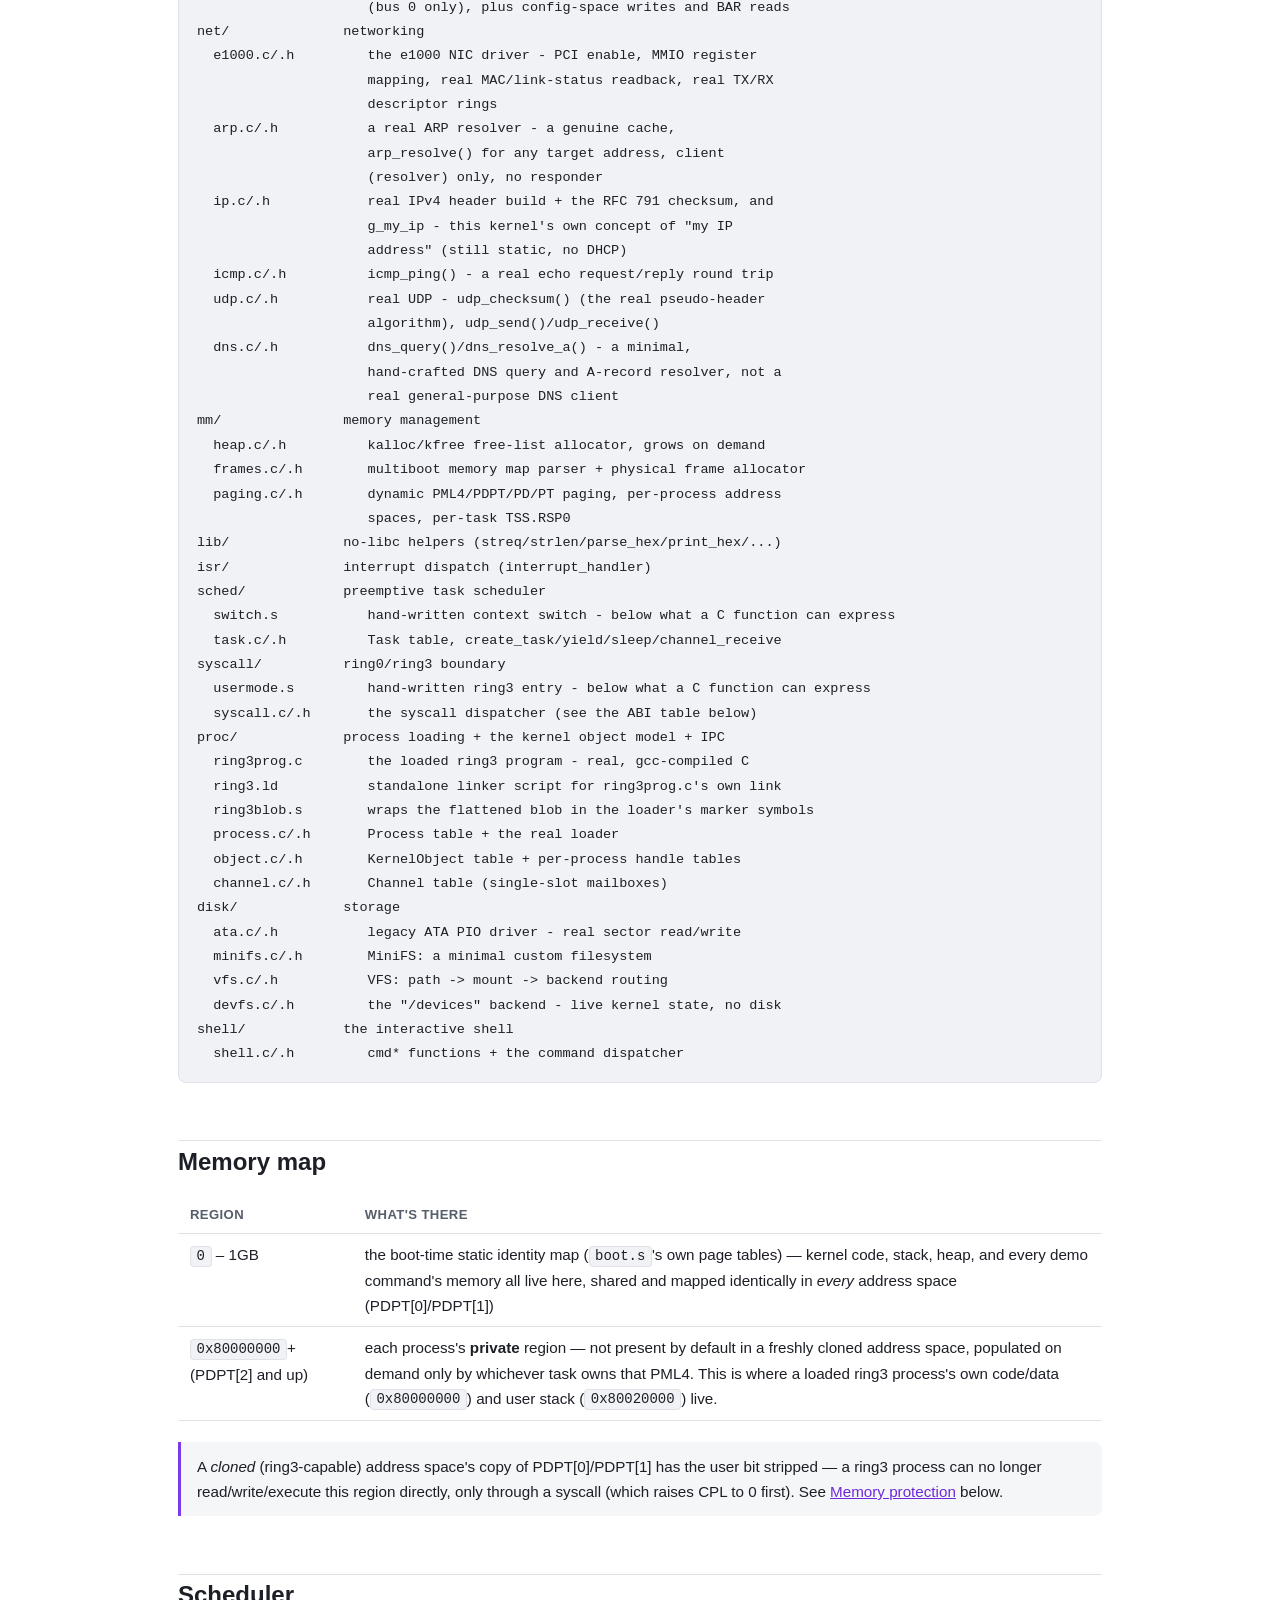
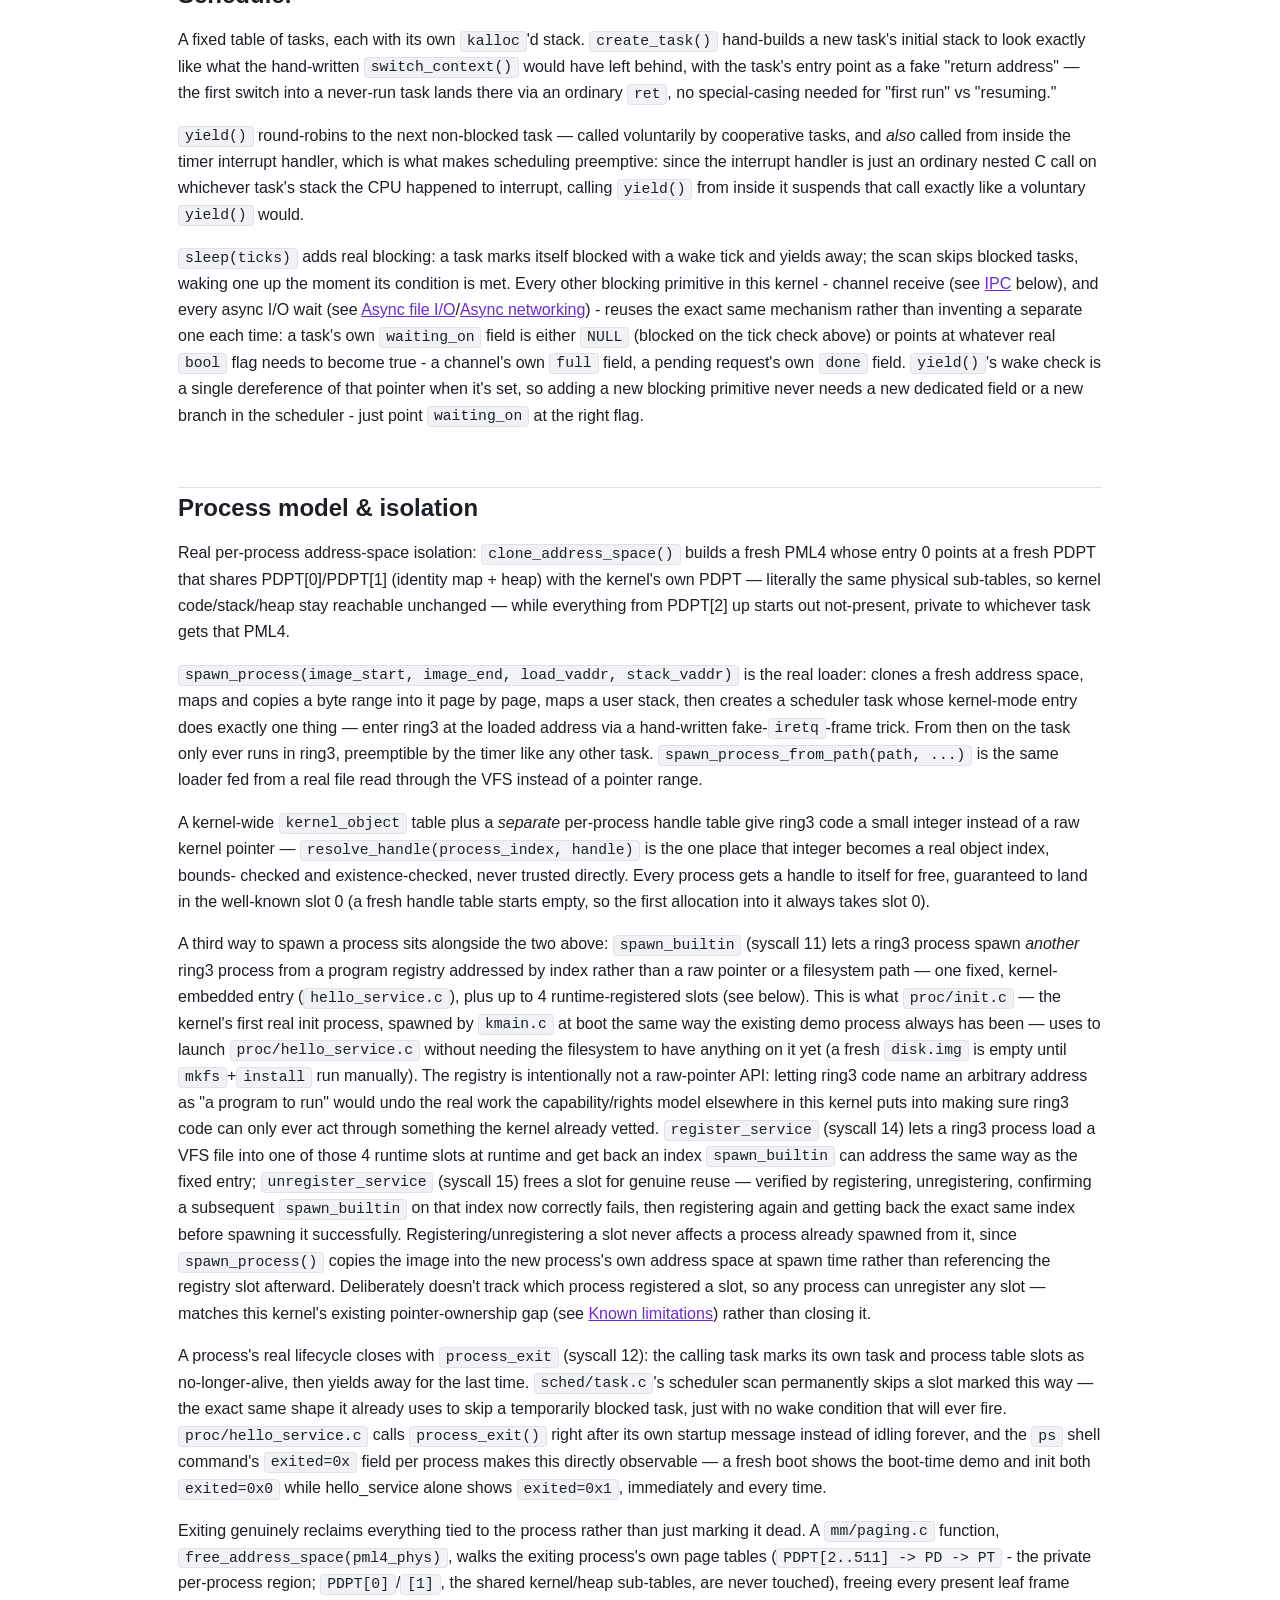
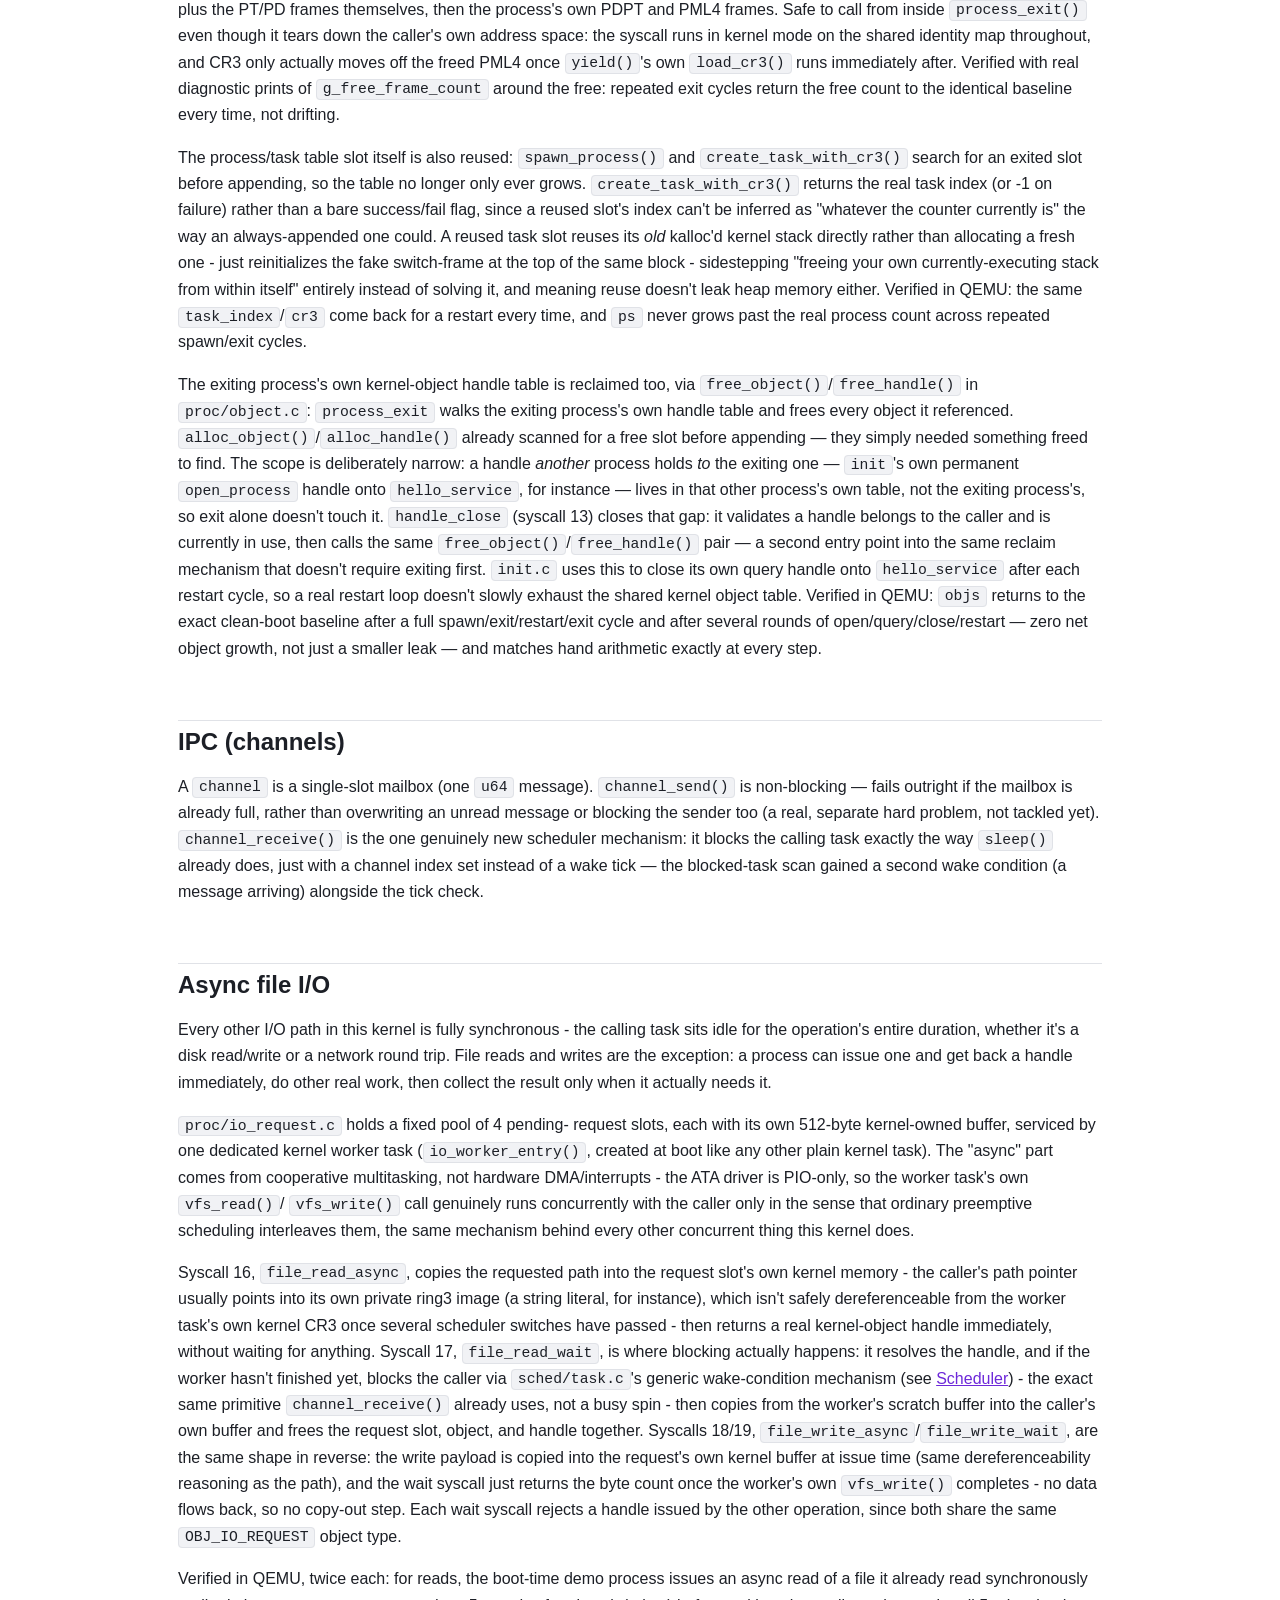
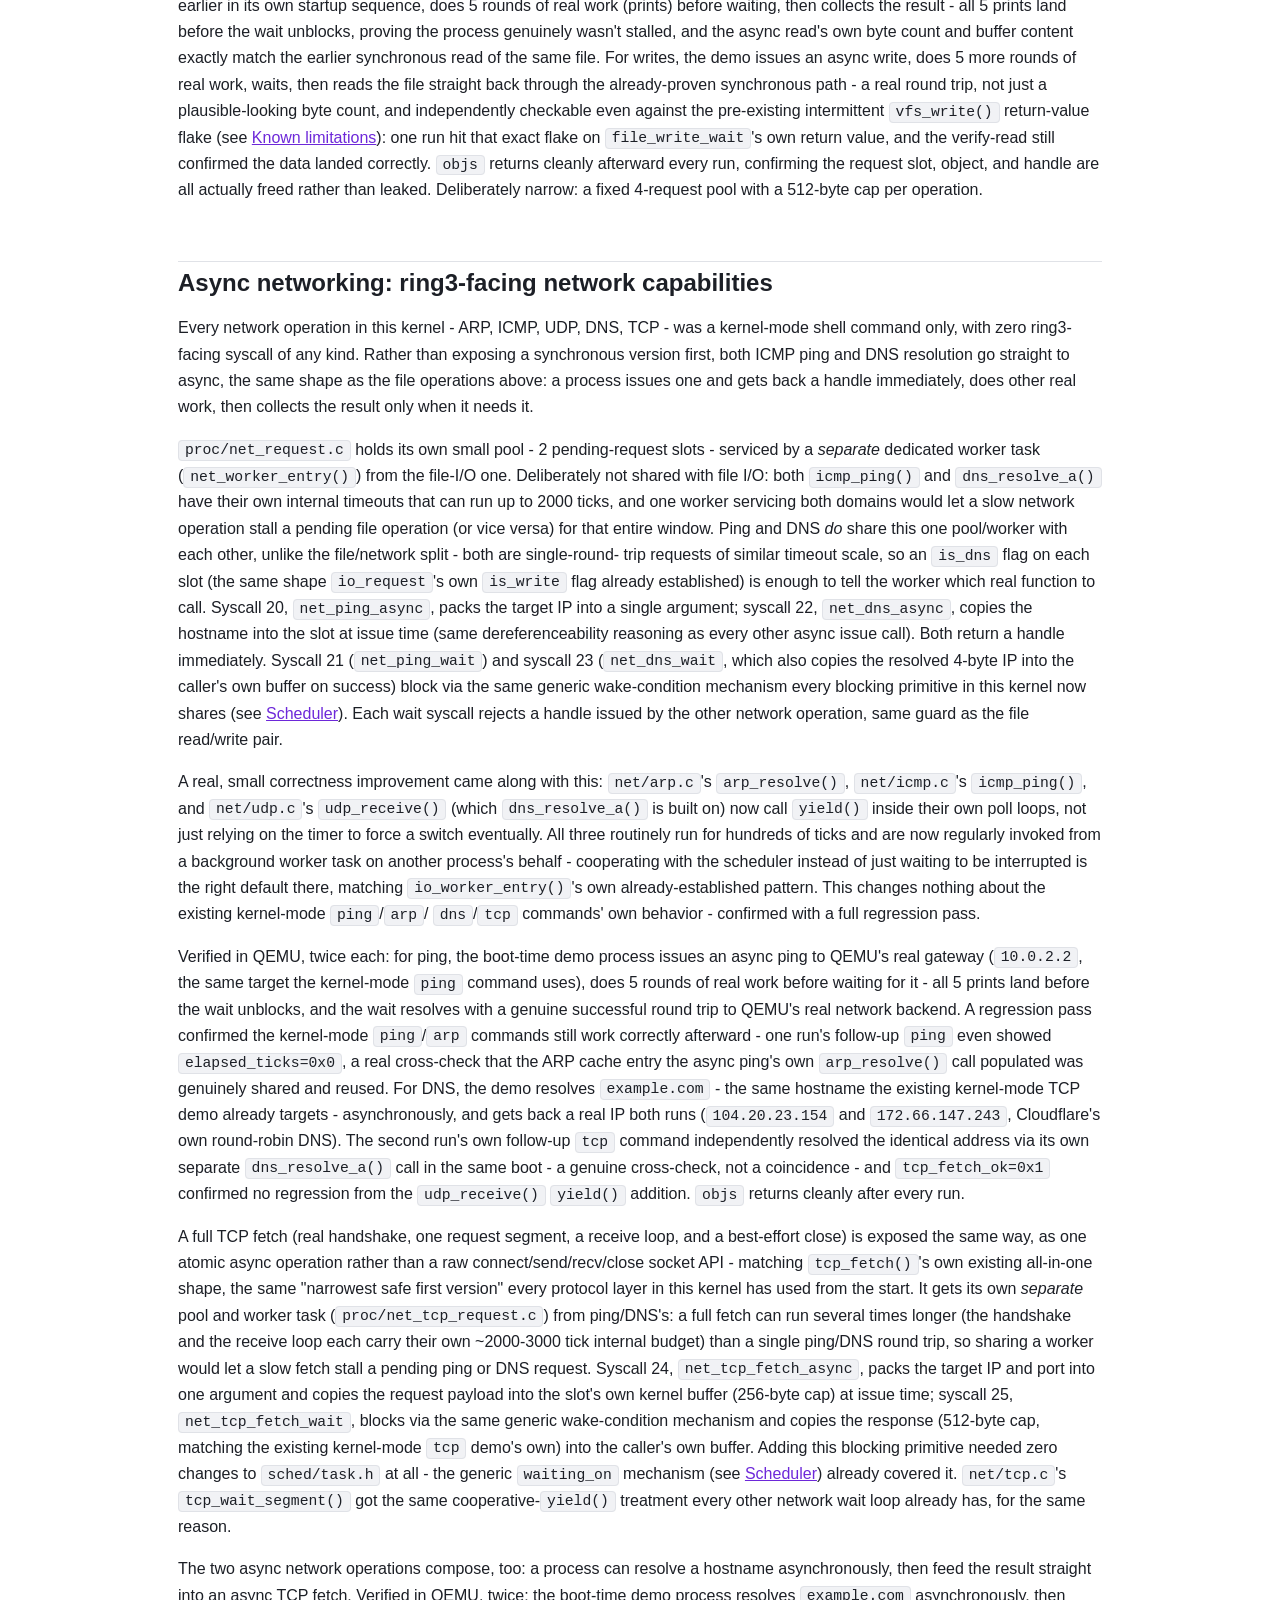
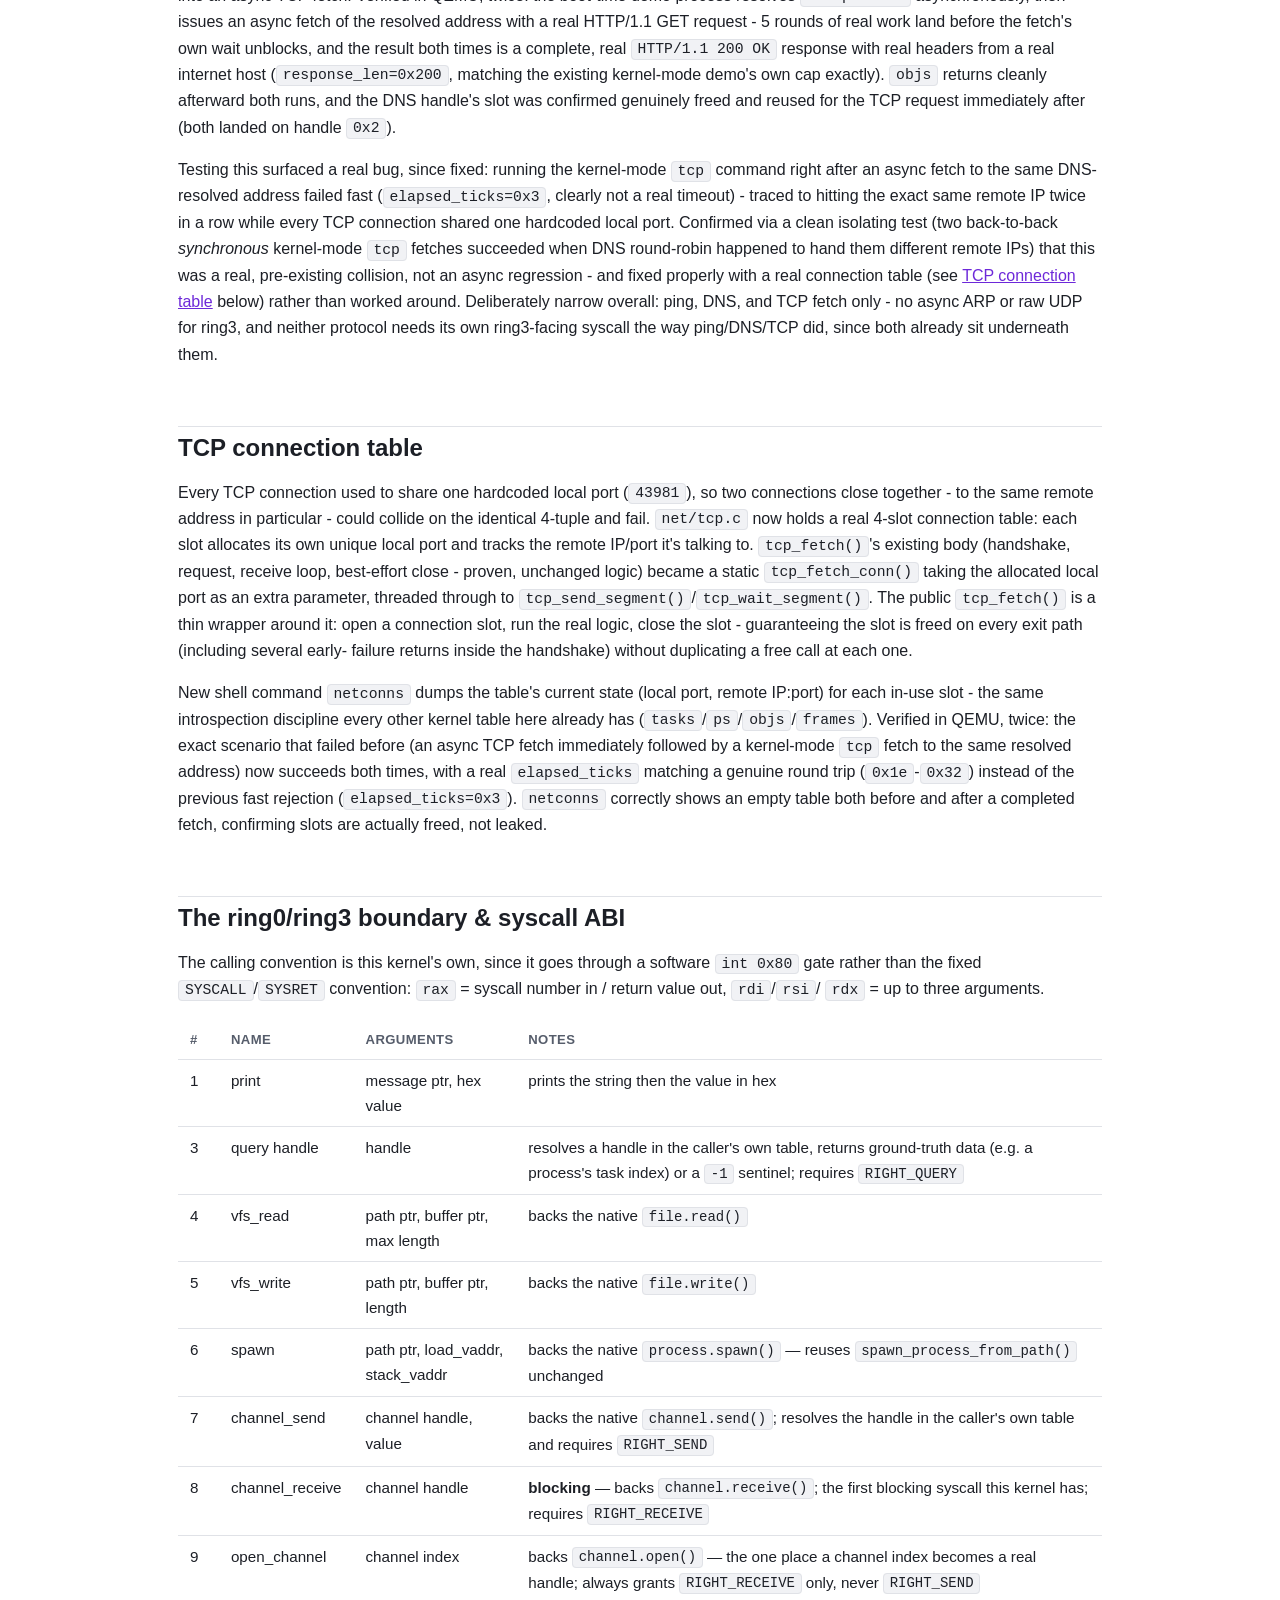
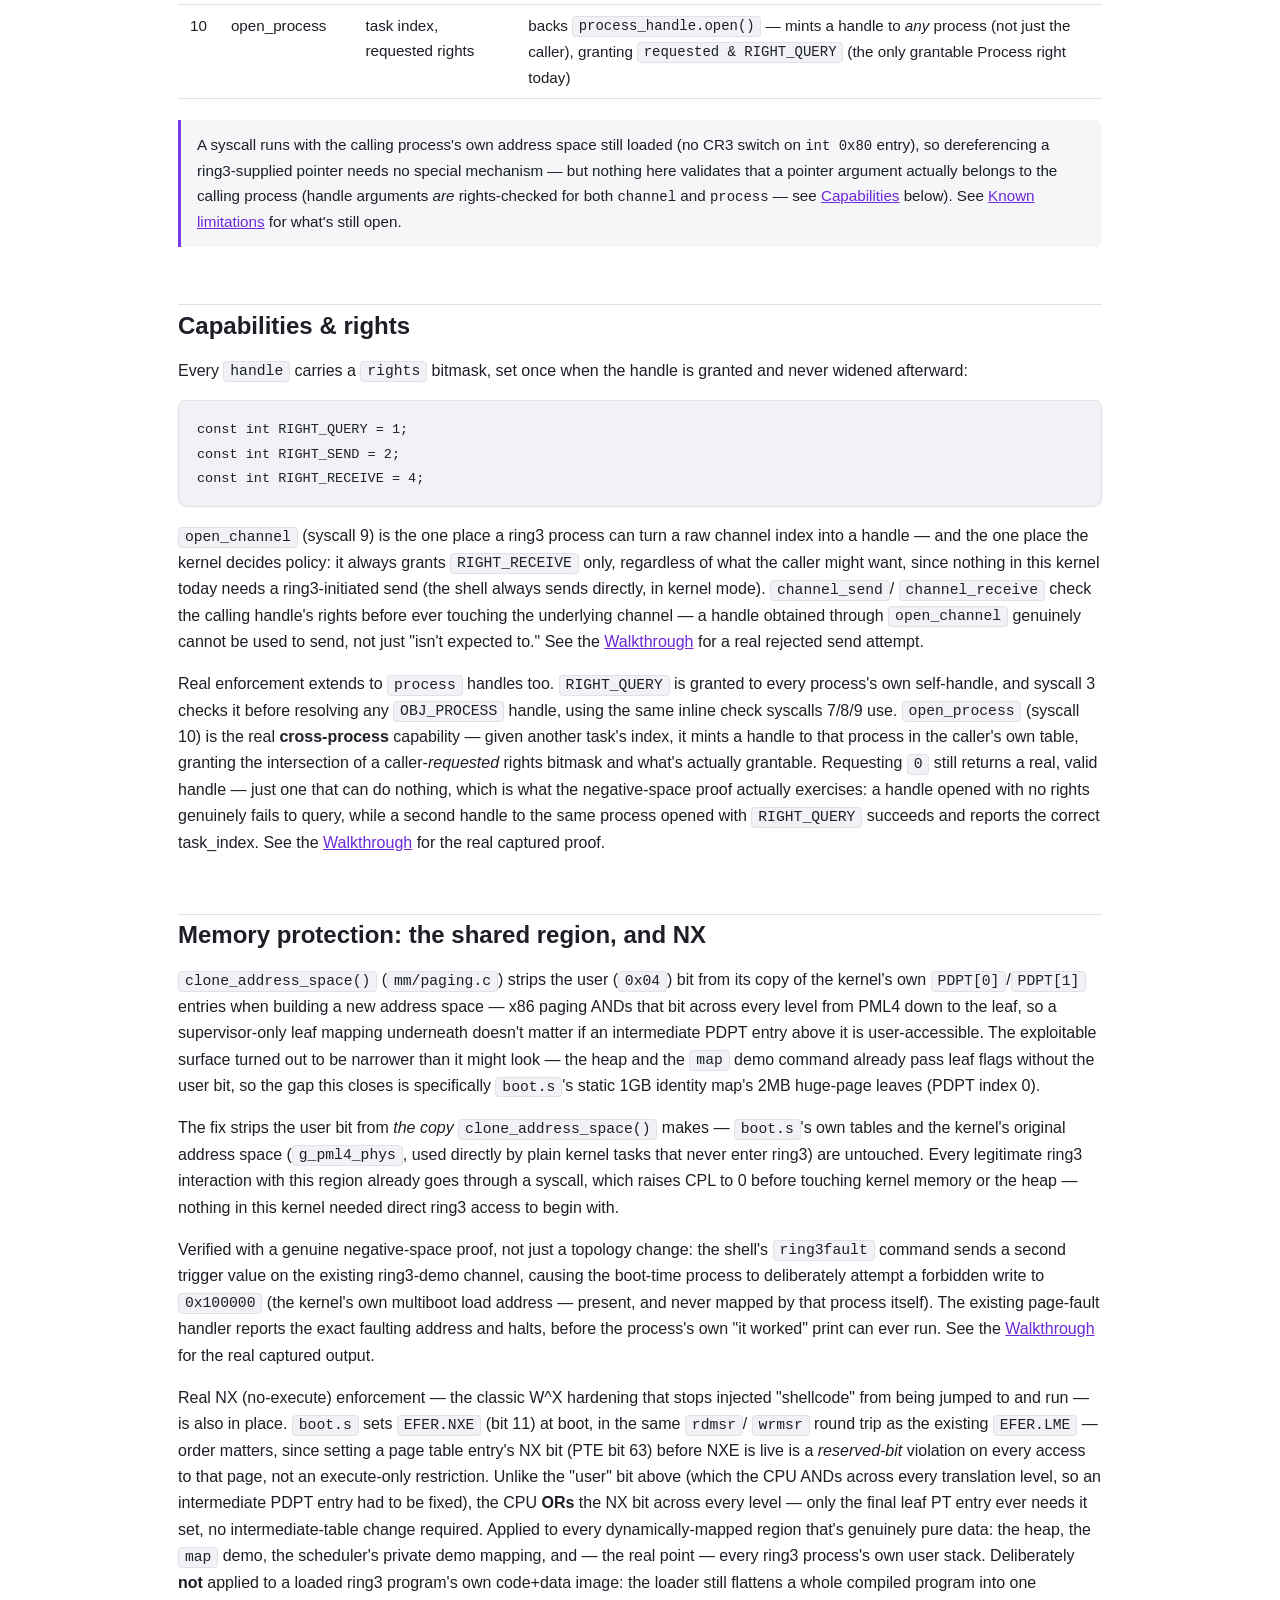
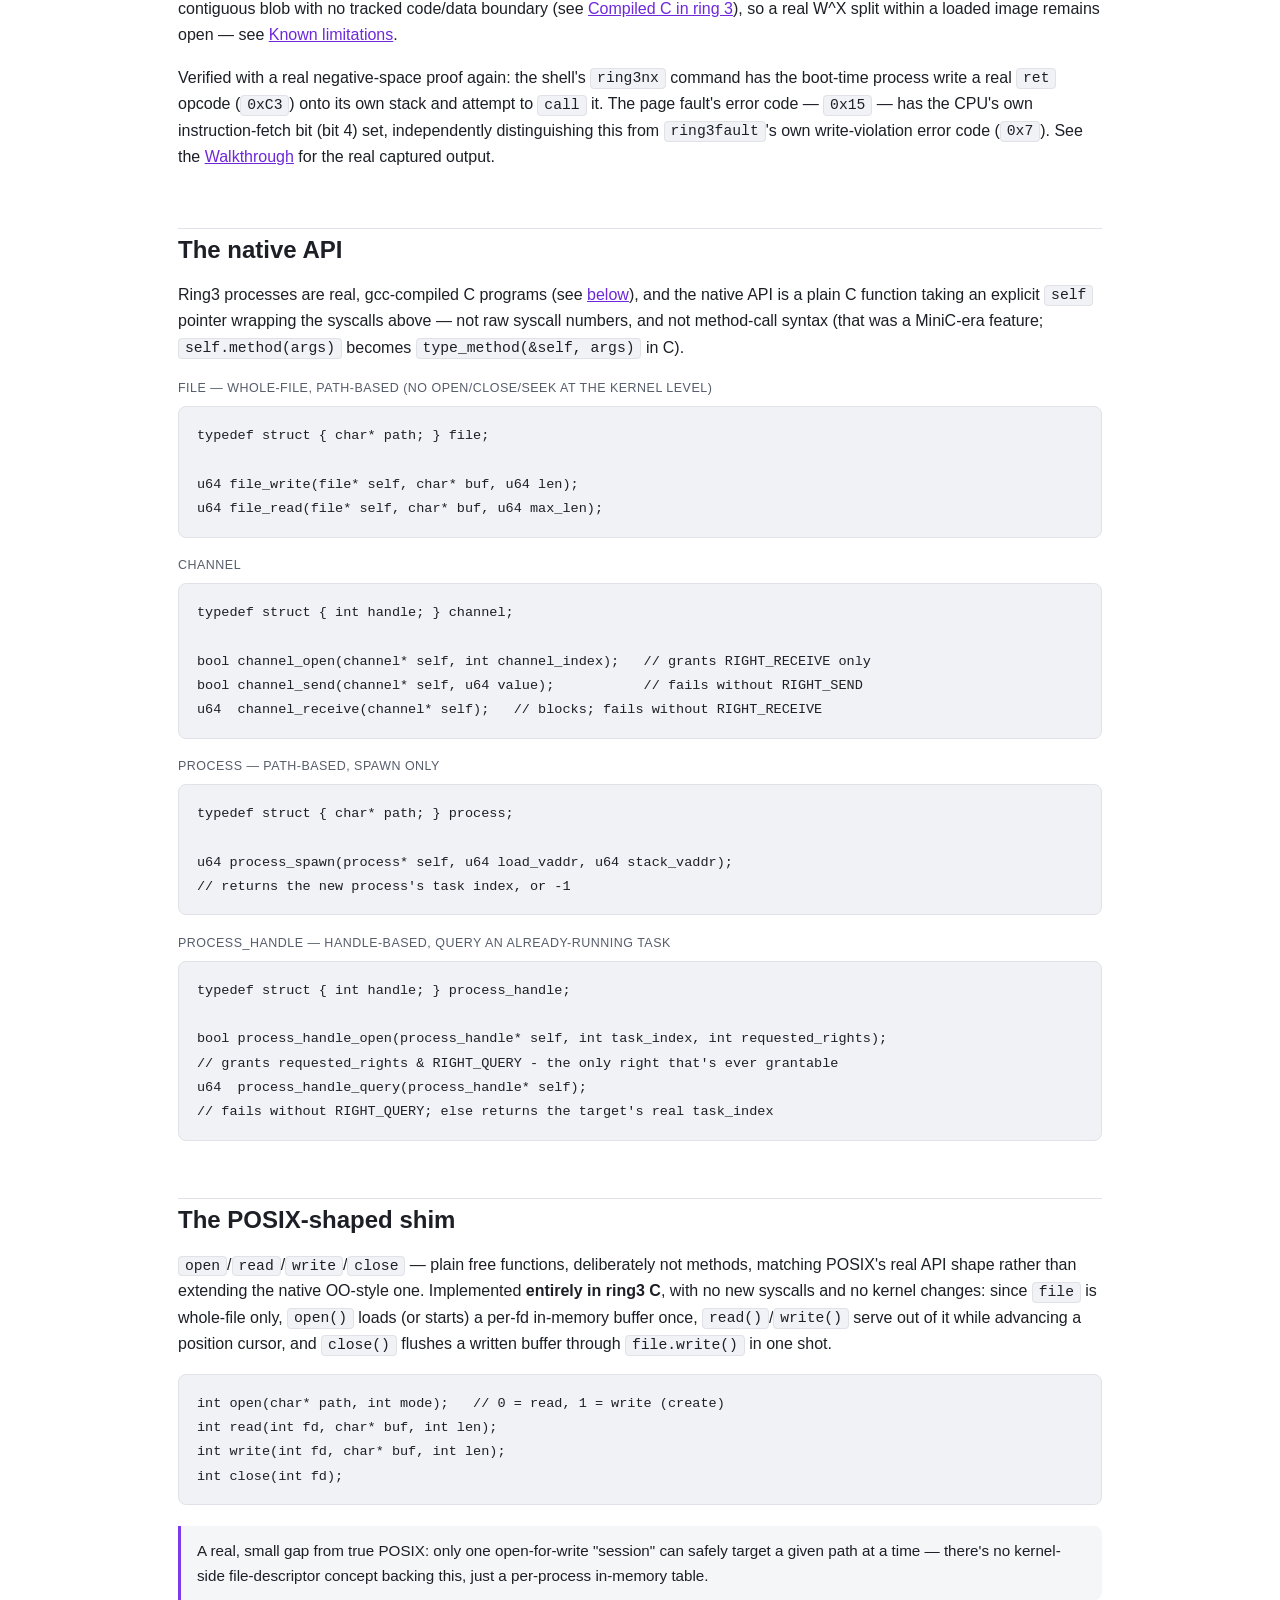
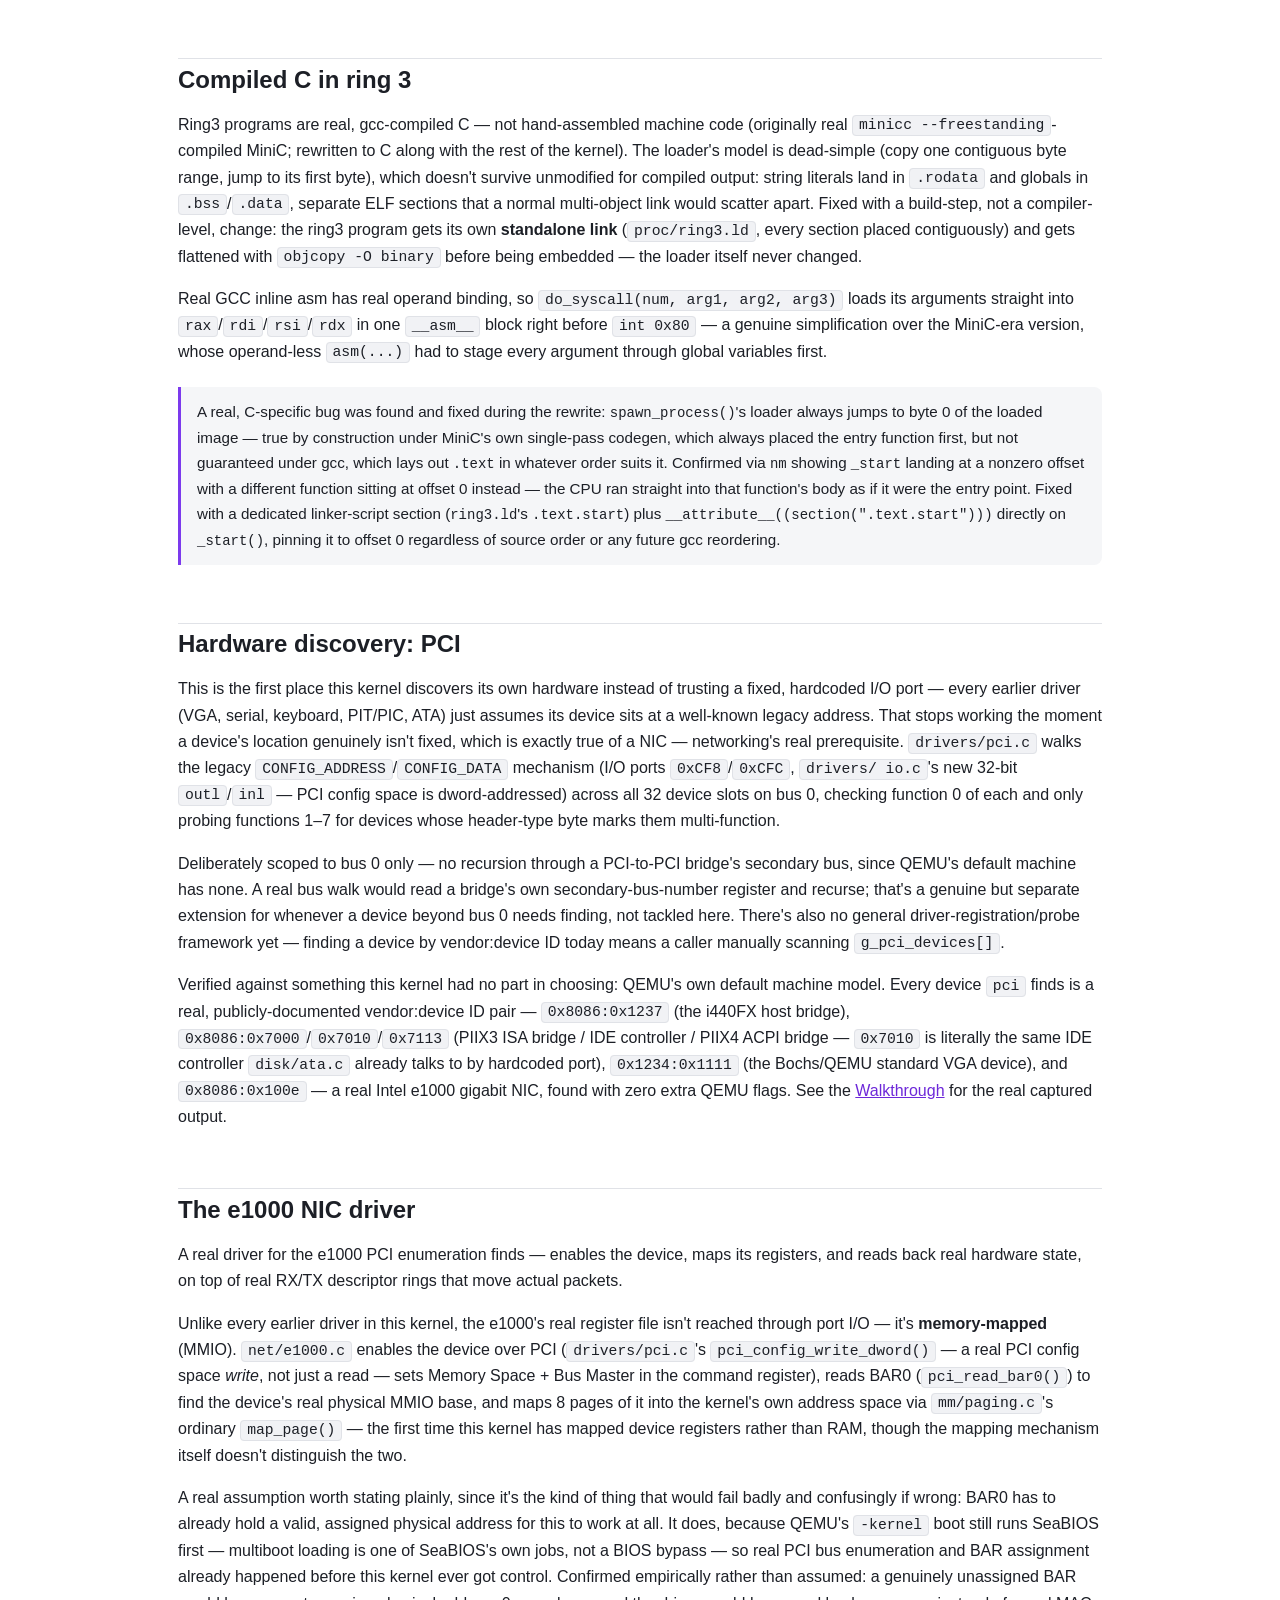
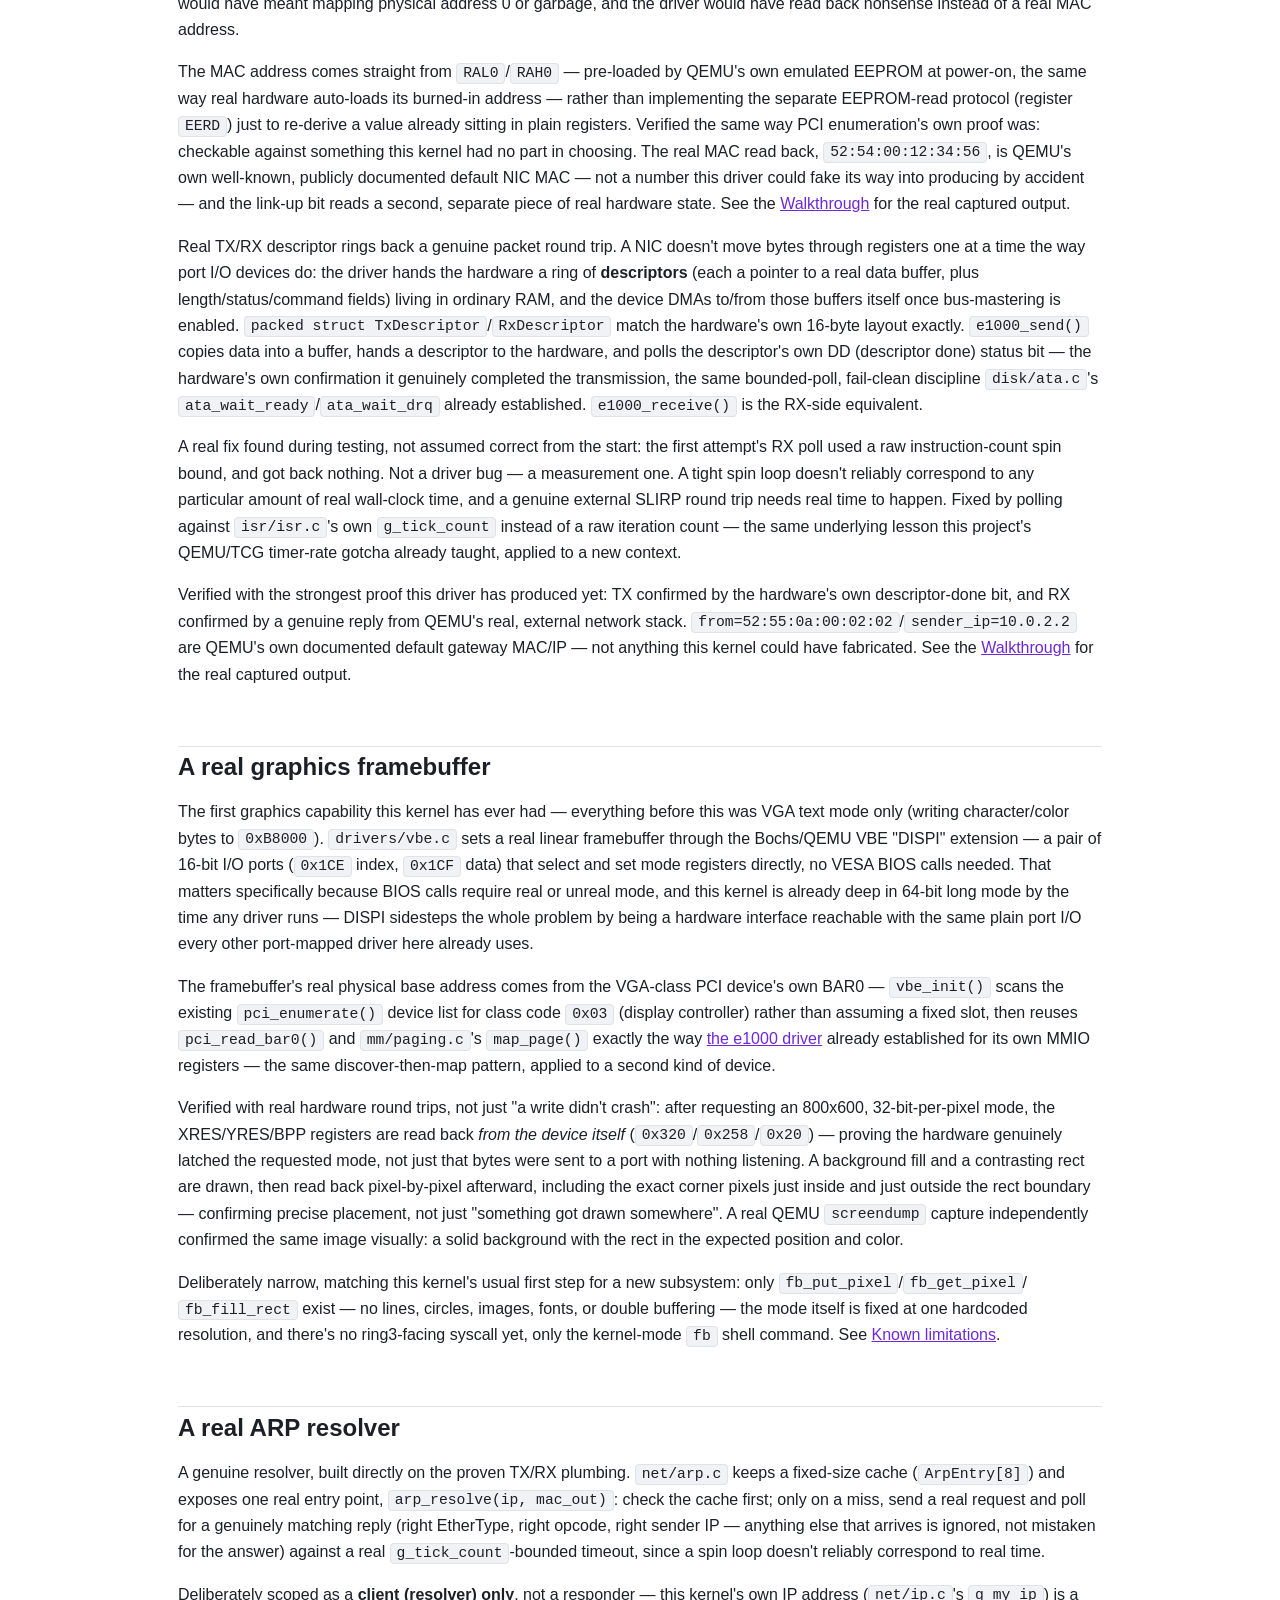
<file: reference.html>
<!doctype html>
<html lang="en">
<head>
<meta charset="utf-8">
<meta name="viewport" content="width=device-width, initial-scale=1">
<title>Architecture — MiniC OS</title>
<meta name="description" content="How MiniC OS is built: boot process, memory map, scheduler, the ring0/ring3 syscall ABI, the native File/Channel/Process API, the POSIX shim, and known limitations.">
<link rel="stylesheet" href="assets/style.css">
</head>
<body>

<nav class="topnav">
    <a class="brand" href="index.html">MiniC OS<span class="dot">.</span></a>
    <a class="navlink" href="index.html">Home</a>
    <a class="navlink" href="install.html">Getting Started</a>
    <a class="navlink" href="guide.html">Shell Guide</a>
    <a class="navlink active" href="reference.html">Architecture</a>
    <a class="navlink" href="examples.html">Walkthrough</a>
    <a class="navlink" href="roadmap.html">Capabilities</a>
    <a class="navlink" href="download.html">Download</a>
    <span class="spacer"></span>
    <a class="gh" href="https://github.com/milosursulovic/minic-os">GitHub ↗</a>
</nav>

<main class="wide">

<div class="kicker">Architecture</div>
<h1>How MiniC OS is built</h1>
<p class="lede">
    Almost everything past the boot transition is ordinary, hand-written
    freestanding C. The only hand-written x86 assembly is what's genuinely
    below what a C function body (even real GCC inline asm, which has real
    operand binding) can express: program <em>structure</em>, not logic —
    the 32-to-64-bit boot transition, interrupt entry stubs, and context
    switching.
</p>
<div class="note">
    This kernel was originally built in MiniC, a small hand-rolled
    language with its own compiler, then rewritten by hand into
    freestanding C for faster day-to-day development — the architecture
    and verification bar didn't change, only the implementation language
    did. This page describes the kernel's <strong>current</strong> C
    implementation throughout.
</div>

<h2 id="boot">Boot process</h2>
<p>
    Multiboot1 drops the kernel in 32-bit protected mode; this kernel runs
    in 64-bit long mode. Getting from one to the other — loading a GDT,
    building page tables, enabling long mode, far-jumping into a 64-bit
    code segment — is hand-written in <code>boot/boot.s</code>, the same
    way every kernel project does it, even ones written in Rust or Zig.
    <code>boot/linker.ld</code> places the multiboot header and code at
    the conventional 1MB load address multiboot expects.
</p>
<div class="note">
    QEMU's multiboot1 <code>-kernel</code> loader hard-rejects a genuine
    ELF64 image ("Cannot load x86-64 image, give a 32bit one"), so every
    object — hand-written <code>.s</code> and gcc-compiled <code>.c</code>
    alike — still links as <code>ld -m elf_i386</code> even though the
    code inside runs in real 64-bit long mode: each <code>.c</code> file
    compiles to assembly, gets a literal <code>.code64</code> directive
    prepended, and is fed to <code>as --32</code>, which encodes the
    64-bit mnemonics correctly while keeping the ELF32 container format.
    Two gcc flags this pipeline specifically needs: <code>-fPIC</code>
    (otherwise a global's absolute 64-bit address needs a relocation type
    unrepresentable in an ELF32 table) and <code>-fvisibility=hidden</code>
    (otherwise a reference to an external symbol routes through the GOT
    via an ELF64-only relocation syntax <code>as --32</code> can't parse —
    every header wraps its declarations in
    <code>#pragma GCC visibility push(hidden)</code>/<code>pop</code>).
</div>
<p>
    <code>boot.s</code> also owns the GDT/TSS setup: a ring3 code/data
    segment pair alongside the ring0 ones, and a TSS whose <code>RSP0</code>
    field tells the CPU which stack to switch to on any ring3→ring0
    transition. <code>RSP0</code> is an <strong>absolute reset point, not
    a continuation</strong> — the CPU loads it fresh on every transition,
    so pointing it at a stack something else is still using silently
    corrupts that other thing's state. <code>boot.s</code> sets it once,
    to its own dedicated stack, as a safe initial value; from the process
    model onward (see <a href="#process-model">below</a>), the scheduler
    repoints it per-task on every context switch instead.
</p>
<p>
    Once in 64-bit mode, <code>boot.s</code> calls the kernel's own entry
    point, <code>_start()</code> in <code>kmain.c</code> — everything past
    that point is ordinary freestanding C: <code>volatile</code>,
    <code>packed struct</code>, pointer arithmetic, and real GCC inline
    asm for the handful of raw instructions C has no other way to express:
    <code>out</code>/<code>in</code>/<code>lidt</code>/<code>sti</code>/
    <code>invlpg</code>, reading <code>cr2</code>/<code>cr3</code>.
</p>

<h2 id="layout">Project layout</h2>
<p>
    One <code>.c</code>/<code>.h</code> pair per subsystem — C has no
    whole-program merge the way MiniC's own <code>import</code> did, so
    each file's public surface is declared in its own header (wrapped in
    <code>#pragma GCC visibility push(hidden)</code>/<code>pop</code>, see
    <a href="#boot">above</a>).
</p>
<pre><code>types.h           shared typedefs (u8/u16/u32/u64/bool/...)
kmain.c           entry point (_start) + the #includes wiring everything together
boot/             hand-written assembly - below what a C function can express
  boot.s            multiboot header, 32-to-64-bit transition, GDT/TSS
  interrupts.s       ISR/IRQ entry stubs (save/restore, call into C)
  linker.ld          places the multiboot header + code at the 1MB load address
drivers/          hardware setup and I/O
  io.c/.h            VGA text buffer, serial port, raw in/out port I/O,
                     including 32-bit outl/inl for PCI config space (dword-addressed)
  interrupts_init.c/.h IDT + 8259 PIC remap + PIT reconfiguration
  keyboard.c/.h      scancode table + the shell's line buffer
  pci.c/.h           PCI bus enumeration via CONFIG_ADDRESS/CONFIG_DATA
                     (bus 0 only), plus config-space writes and BAR reads
net/              networking
  e1000.c/.h         the e1000 NIC driver - PCI enable, MMIO register
                     mapping, real MAC/link-status readback, real TX/RX
                     descriptor rings
  arp.c/.h           a real ARP resolver - a genuine cache,
                     arp_resolve() for any target address, client
                     (resolver) only, no responder
  ip.c/.h            real IPv4 header build + the RFC 791 checksum, and
                     g_my_ip - this kernel's own concept of "my IP
                     address" (still static, no DHCP)
  icmp.c/.h          icmp_ping() - a real echo request/reply round trip
  udp.c/.h           real UDP - udp_checksum() (the real pseudo-header
                     algorithm), udp_send()/udp_receive()
  dns.c/.h           dns_query()/dns_resolve_a() - a minimal,
                     hand-crafted DNS query and A-record resolver, not a
                     real general-purpose DNS client
mm/               memory management
  heap.c/.h          kalloc/kfree free-list allocator, grows on demand
  frames.c/.h        multiboot memory map parser + physical frame allocator
  paging.c/.h        dynamic PML4/PDPT/PD/PT paging, per-process address
                     spaces, per-task TSS.RSP0
lib/              no-libc helpers (streq/strlen/parse_hex/print_hex/...)
isr/              interrupt dispatch (interrupt_handler)
sched/            preemptive task scheduler
  switch.s           hand-written context switch - below what a C function can express
  task.c/.h          Task table, create_task/yield/sleep/channel_receive
syscall/          ring0/ring3 boundary
  usermode.s         hand-written ring3 entry - below what a C function can express
  syscall.c/.h       the syscall dispatcher (see the ABI table below)
proc/             process loading + the kernel object model + IPC
  ring3prog.c        the loaded ring3 program - real, gcc-compiled C
  ring3.ld           standalone linker script for ring3prog.c's own link
  ring3blob.s        wraps the flattened blob in the loader's marker symbols
  process.c/.h       Process table + the real loader
  object.c/.h        KernelObject table + per-process handle tables
  channel.c/.h       Channel table (single-slot mailboxes)
disk/             storage
  ata.c/.h           legacy ATA PIO driver - real sector read/write
  minifs.c/.h        MiniFS: a minimal custom filesystem
  vfs.c/.h           VFS: path -&gt; mount -&gt; backend routing
  devfs.c/.h         the "/devices" backend - live kernel state, no disk
shell/            the interactive shell
  shell.c/.h         cmd* functions + the command dispatcher
</code></pre>

<h2 id="memory-map">Memory map</h2>
<table>
<tr><th>Region</th><th>What's there</th></tr>
<tr><td><code>0</code> – 1GB</td><td>the boot-time static identity map (<code>boot.s</code>'s own page tables) — kernel code, stack, heap, and every demo command's memory all live here, shared and mapped identically in <em>every</em> address space (PDPT[0]/PDPT[1])</td></tr>
<tr><td><code>0x80000000</code>+ (PDPT[2] and up)</td><td>each process's <strong>private</strong> region — not present by default in a freshly cloned address space, populated on demand only by whichever task owns that PML4. This is where a loaded ring3 process's own code/data (<code>0x80000000</code>) and user stack (<code>0x80020000</code>) live.</td></tr>
</table>
<div class="note">
    A <em>cloned</em> (ring3-capable) address space's copy of
    PDPT[0]/PDPT[1] has the user bit stripped — a ring3 process
    can no longer read/write/execute this region directly, only through a
    syscall (which raises CPL to 0 first). See
    <a href="#memory-protection">Memory protection</a> below.
</div>

<h2 id="scheduler">Scheduler</h2>
<p>
    A fixed table of tasks, each with its own <code>kalloc</code>'d stack.
    <code>create_task()</code> hand-builds a new task's initial stack to
    look exactly like what the hand-written <code>switch_context()</code>
    would have left behind, with the task's entry point as a fake "return
    address" — the first switch into a never-run task lands there via an
    ordinary <code>ret</code>, no special-casing needed for "first run" vs
    "resuming."
</p>
<p>
    <code>yield()</code> round-robins to the next non-blocked task —
    called voluntarily by cooperative tasks, and <em>also</em> called from
    inside the timer interrupt handler, which is what makes scheduling
    preemptive: since the interrupt handler is just an ordinary nested C
    call on whichever task's stack the CPU happened to interrupt, calling
    <code>yield()</code> from inside it suspends that call exactly like a
    voluntary <code>yield()</code> would.
</p>
<p>
    <code>sleep(ticks)</code> adds real blocking: a task marks itself
    blocked with a wake tick and yields away; the scan skips blocked tasks,
    waking one up the moment its condition is met. Every other blocking
    primitive in this kernel - channel receive (see <a href="#ipc">IPC</a>
    below), and every async I/O wait (see <a href="#async-io">Async file
    I/O</a>/<a href="#async-net">Async networking</a>) - reuses the exact
    same mechanism rather than inventing a separate one each time: a
    task's own <code>waiting_on</code> field is either <code>NULL</code>
    (blocked on the tick check above) or points at whatever real
    <code>bool</code> flag needs to become true - a channel's own
    <code>full</code> field, a pending request's own <code>done</code>
    field. <code>yield()</code>'s wake check is a single dereference of
    that pointer when it's set, so adding a new blocking primitive never
    needs a new dedicated field or a new branch in the scheduler - just
    point <code>waiting_on</code> at the right flag.
</p>

<h2 id="process-model">Process model &amp; isolation</h2>
<p>
    Real per-process address-space isolation: <code>clone_address_space()</code>
    builds a fresh PML4 whose entry 0 points at a fresh PDPT that shares
    PDPT[0]/PDPT[1] (identity map + heap) with the kernel's own PDPT —
    literally the same physical sub-tables, so kernel code/stack/heap stay
    reachable unchanged — while everything from PDPT[2] up starts out
    not-present, private to whichever task gets that PML4.
</p>
<p>
    <code>spawn_process(image_start, image_end, load_vaddr, stack_vaddr)</code>
    is the real loader: clones a fresh address space, maps and copies a
    byte range into it page by page, maps a user stack, then creates a
    scheduler task whose kernel-mode entry does exactly one thing — enter
    ring3 at the loaded address via a hand-written fake-<code>iretq</code>-frame
    trick. From then on the task only ever runs in ring3, preemptible by
    the timer like any other task. <code>spawn_process_from_path(path, ...)</code>
    is the same loader fed from a real file read through the VFS instead
    of a pointer range.
</p>
<p>
    A kernel-wide <code>kernel_object</code> table plus a <em>separate</em>
    per-process handle table give ring3 code a small integer instead of a
    raw kernel pointer — <code>resolve_handle(process_index, handle)</code>
    is the one place that integer becomes a real object index, bounds-
    checked and existence-checked, never trusted directly. Every process
    gets a handle to itself for free, guaranteed to land in the
    well-known slot 0 (a fresh handle table starts empty, so the first
    allocation into it always takes slot 0).
</p>
<p>
    A third way to spawn a process sits alongside the two above:
    <code>spawn_builtin</code> (syscall 11) lets a ring3 process spawn
    <em>another</em> ring3 process from a program registry addressed by
    index rather than a raw pointer or a filesystem path — one fixed,
    kernel-embedded entry (<code>hello_service.c</code>), plus up to 4
    runtime-registered slots (see below). This is what
    <code>proc/init.c</code> — the kernel's first real init process,
    spawned by <code>kmain.c</code> at boot the same way the existing
    demo process always has been — uses to launch
    <code>proc/hello_service.c</code> without needing the filesystem to
    have anything on it yet (a fresh <code>disk.img</code> is empty
    until <code>mkfs</code>+<code>install</code> run manually). The
    registry is intentionally not a raw-pointer API: letting ring3 code
    name an arbitrary address as "a program to run" would undo the real
    work the capability/rights model elsewhere in this kernel puts into
    making sure ring3 code can only ever act through something the
    kernel already vetted. <code>register_service</code> (syscall 14)
    lets a ring3 process load a VFS file into one of those 4 runtime
    slots at runtime and get back an index <code>spawn_builtin</code>
    can address the same way as the fixed entry;
    <code>unregister_service</code> (syscall 15) frees a slot for
    genuine reuse — verified by registering, unregistering, confirming
    a subsequent <code>spawn_builtin</code> on that index now correctly
    fails, then registering again and getting back the exact same index
    before spawning it successfully. Registering/unregistering a slot
    never affects a process already spawned from it, since
    <code>spawn_process()</code> copies the image into the new
    process's own address space at spawn time rather than referencing
    the registry slot afterward. Deliberately doesn't track which
    process registered a slot, so any process can unregister any slot —
    matches this kernel's existing pointer-ownership gap (see
    <a href="#limitations">Known limitations</a>) rather than closing
    it.
</p>
<p>
    A process's real lifecycle closes with <code>process_exit</code>
    (syscall 12): the calling task marks its own task and process table
    slots as no-longer-alive, then yields away for the last time.
    <code>sched/task.c</code>'s scheduler scan permanently skips a slot
    marked this way — the exact same shape it already uses to skip a
    temporarily blocked task, just with no wake condition that will
    ever fire. <code>proc/hello_service.c</code> calls
    <code>process_exit()</code> right after its own startup message
    instead of idling forever, and the <code>ps</code> shell command's
    <code>exited=0x</code> field per process makes this directly
    observable — a fresh boot shows the boot-time demo and init both
    <code>exited=0x0</code> while hello_service alone shows
    <code>exited=0x1</code>, immediately and every time.
</p>
<p>
    Exiting genuinely reclaims everything tied to the process rather
    than just marking it dead. A <code>mm/paging.c</code> function,
    <code>free_address_space(pml4_phys)</code>, walks the exiting
    process's own page tables (<code>PDPT[2..511] -&gt; PD -&gt; PT</code> -
    the private per-process region; <code>PDPT[0]</code>/<code>[1]</code>,
    the shared kernel/heap sub-tables, are never touched), freeing every
    present leaf frame plus the PT/PD frames themselves, then the
    process's own PDPT and PML4 frames. Safe to call from inside
    <code>process_exit()</code> even though it tears down the caller's
    own address space: the syscall runs in kernel mode on the shared
    identity map throughout, and CR3 only actually moves off the freed
    PML4 once <code>yield()</code>'s own <code>load_cr3()</code> runs
    immediately after. Verified with real diagnostic prints of
    <code>g_free_frame_count</code> around the free: repeated exit
    cycles return the free count to the identical baseline every time,
    not drifting.
</p>
<p>
    The process/task table slot itself is also reused: <code>spawn_process()</code>
    and <code>create_task_with_cr3()</code> search for an exited slot
    before appending, so the table no longer only ever grows.
    <code>create_task_with_cr3()</code> returns the real task index (or
    -1 on failure) rather than a bare success/fail flag, since a reused
    slot's index can't be inferred as "whatever the counter currently
    is" the way an always-appended one could. A reused task slot reuses
    its <em>old</em> kalloc'd kernel stack directly rather than
    allocating a fresh one - just reinitializes the fake switch-frame at
    the top of the same block - sidestepping "freeing your own
    currently-executing stack from within itself" entirely instead of
    solving it, and meaning reuse doesn't leak heap memory either.
    Verified in QEMU: the same <code>task_index</code>/<code>cr3</code>
    come back for a restart every time, and <code>ps</code> never grows
    past the real process count across repeated spawn/exit cycles.
</p>
<p>
    The exiting process's own kernel-object handle table is reclaimed
    too, via <code>free_object()</code>/<code>free_handle()</code> in
    <code>proc/object.c</code>: <code>process_exit</code> walks the
    exiting process's own handle table and frees every object it
    referenced. <code>alloc_object()</code>/<code>alloc_handle()</code>
    already scanned for a free slot before appending — they simply
    needed something freed to find. The scope is deliberately narrow: a
    handle <em>another</em> process holds <em>to</em> the exiting one —
    <code>init</code>'s own permanent <code>open_process</code> handle
    onto <code>hello_service</code>, for instance — lives in that other
    process's own table, not the exiting process's, so exit alone
    doesn't touch it. <code>handle_close</code> (syscall 13) closes that
    gap: it validates a handle belongs to the caller and is currently in
    use, then calls the same <code>free_object()</code>/<code>free_handle()</code>
    pair — a second entry point into the same reclaim mechanism that
    doesn't require exiting first. <code>init.c</code> uses this to
    close its own query handle onto <code>hello_service</code> after
    each restart cycle, so a real restart loop doesn't slowly exhaust
    the shared kernel object table. Verified in QEMU: <code>objs</code>
    returns to the exact clean-boot baseline after a full
    spawn/exit/restart/exit cycle and after several rounds of
    open/query/close/restart — zero net object growth, not just a
    smaller leak — and matches hand arithmetic exactly at every step.
</p>

<h2 id="ipc">IPC (channels)</h2>
<p>
    A <code>channel</code> is a single-slot mailbox (one <code>u64</code>
    message). <code>channel_send()</code> is non-blocking — fails outright
    if the mailbox is already full, rather than overwriting an unread
    message or blocking the sender too (a real, separate hard problem, not
    tackled yet). <code>channel_receive()</code> is the one genuinely new
    scheduler mechanism: it blocks the calling task exactly the way
    <code>sleep()</code> already does, just with a channel index set
    instead of a wake tick — the blocked-task scan gained a second wake
    condition (a message arriving) alongside the tick check.
</p>

<h2 id="async-io">Async file I/O</h2>
<p>
    Every other I/O path in this kernel is fully synchronous - the
    calling task sits idle for the operation's entire duration, whether
    it's a disk read/write or a network round trip. File reads and
    writes are the exception: a process can issue one and get back a
    handle immediately, do other real work, then collect the result
    only when it actually needs it.
</p>
<p>
    <code>proc/io_request.c</code> holds a fixed pool of 4 pending-
    request slots, each with its own 512-byte kernel-owned buffer,
    serviced by one dedicated kernel worker task
    (<code>io_worker_entry()</code>, created at boot like any other
    plain kernel task). The "async" part comes from cooperative
    multitasking, not hardware DMA/interrupts - the ATA driver is
    PIO-only, so the worker task's own <code>vfs_read()</code>/
    <code>vfs_write()</code> call genuinely runs concurrently with the
    caller only in the sense that ordinary preemptive scheduling
    interleaves them, the same mechanism behind every other concurrent
    thing this kernel does.
</p>
<p>
    Syscall 16, <code>file_read_async</code>, copies the requested path
    into the request slot's own kernel memory - the caller's path
    pointer usually points into its own private ring3 image (a string
    literal, for instance), which isn't safely dereferenceable from the
    worker task's own kernel CR3 once several scheduler switches have
    passed - then returns a real kernel-object handle immediately,
    without waiting for anything. Syscall 17, <code>file_read_wait</code>,
    is where blocking actually happens: it resolves the handle, and if
    the worker hasn't finished yet, blocks the caller via
    <code>sched/task.c</code>'s generic wake-condition mechanism (see
    <a href="#scheduler">Scheduler</a>) - the exact same primitive
    <code>channel_receive()</code> already uses, not a busy spin - then
    copies from the worker's scratch buffer into the caller's own
    buffer and frees the request slot, object, and handle together.
    Syscalls 18/19,
    <code>file_write_async</code>/<code>file_write_wait</code>, are the
    same shape in reverse: the write payload is copied into the
    request's own kernel buffer at issue time (same dereferenceability
    reasoning as the path), and the wait syscall just returns the byte
    count once the worker's own <code>vfs_write()</code> completes - no
    data flows back, so no copy-out step. Each wait syscall rejects a
    handle issued by the other operation, since both share the same
    <code>OBJ_IO_REQUEST</code> object type.
</p>
<p>
    Verified in QEMU, twice each: for reads, the boot-time demo process
    issues an async read of a file it already read synchronously
    earlier in its own startup sequence, does 5 rounds of real work
    (prints) before waiting, then collects the result - all 5 prints
    land before the wait unblocks, proving the process genuinely wasn't
    stalled, and the async read's own byte count and buffer content
    exactly match the earlier synchronous read of the same file. For
    writes, the demo issues an async write, does 5 more rounds of real
    work, waits, then reads the file straight back through the
    already-proven synchronous path - a real round trip, not just a
    plausible-looking byte count, and independently checkable even
    against the pre-existing intermittent <code>vfs_write()</code>
    return-value flake (see <a href="#limitations">Known limitations</a>):
    one run hit that exact flake on <code>file_write_wait</code>'s own
    return value, and the verify-read still confirmed the data landed
    correctly. <code>objs</code> returns cleanly afterward every run,
    confirming the request slot, object, and handle are all actually
    freed rather than leaked. Deliberately narrow: a fixed 4-request
    pool with a 512-byte cap per operation.
</p>

<h2 id="async-net">Async networking: ring3-facing network capabilities</h2>
<p>
    Every network operation in this kernel - ARP, ICMP, UDP, DNS, TCP -
    was a kernel-mode shell command only, with zero ring3-facing
    syscall of any kind. Rather than exposing a synchronous version
    first, both ICMP ping and DNS resolution go straight to async, the
    same shape as the file operations above: a process issues one and
    gets back a handle immediately, does other real work, then collects
    the result only when it needs it.
</p>
<p>
    <code>proc/net_request.c</code> holds its own small pool - 2
    pending-request slots - serviced by a <em>separate</em> dedicated
    worker task (<code>net_worker_entry()</code>) from the file-I/O
    one. Deliberately not shared with file I/O: both
    <code>icmp_ping()</code> and <code>dns_resolve_a()</code> have
    their own internal timeouts that can run up to 2000 ticks, and one
    worker servicing both domains would let a slow network operation
    stall a pending file operation (or vice versa) for that entire
    window. Ping and DNS <em>do</em> share this one pool/worker with
    each other, unlike the file/network split - both are single-round-
    trip requests of similar timeout scale, so an <code>is_dns</code>
    flag on each slot (the same shape <code>io_request</code>'s own
    <code>is_write</code> flag already established) is enough to tell
    the worker which real function to call. Syscall 20,
    <code>net_ping_async</code>, packs the target IP into a single
    argument; syscall 22, <code>net_dns_async</code>, copies the
    hostname into the slot at issue time (same dereferenceability
    reasoning as every other async issue call). Both return a handle
    immediately. Syscall 21 (<code>net_ping_wait</code>) and syscall 23
    (<code>net_dns_wait</code>, which also copies the resolved 4-byte
    IP into the caller's own buffer on success) block via the same
    generic wake-condition mechanism every blocking primitive in this
    kernel now shares (see <a href="#scheduler">Scheduler</a>). Each
    wait syscall rejects a handle issued by the other network
    operation, same guard as the file read/write pair.
</p>
<p>
    A real, small correctness improvement came along with this:
    <code>net/arp.c</code>'s <code>arp_resolve()</code>,
    <code>net/icmp.c</code>'s <code>icmp_ping()</code>, and
    <code>net/udp.c</code>'s <code>udp_receive()</code> (which
    <code>dns_resolve_a()</code> is built on) now call
    <code>yield()</code> inside their own poll loops, not just relying
    on the timer to force a switch eventually. All three routinely run
    for hundreds of ticks and are now regularly invoked from a
    background worker task on another process's behalf - cooperating
    with the scheduler instead of just waiting to be interrupted is the
    right default there, matching <code>io_worker_entry()</code>'s own
    already-established pattern. This changes nothing about the
    existing kernel-mode <code>ping</code>/<code>arp</code>/
    <code>dns</code>/<code>tcp</code> commands' own behavior -
    confirmed with a full regression pass.
</p>
<p>
    Verified in QEMU, twice each: for ping, the boot-time demo process
    issues an async ping to QEMU's real gateway (<code>10.0.2.2</code>,
    the same target the kernel-mode <code>ping</code> command uses),
    does 5 rounds of real work before waiting for it - all 5 prints
    land before the wait unblocks, and the wait resolves with a genuine
    successful round trip to QEMU's real network backend. A regression
    pass confirmed the kernel-mode <code>ping</code>/<code>arp</code>
    commands still work correctly afterward - one run's follow-up
    <code>ping</code> even showed <code>elapsed_ticks=0x0</code>, a
    real cross-check that the ARP cache entry the async ping's own
    <code>arp_resolve()</code> call populated was genuinely shared and
    reused. For DNS, the demo resolves <code>example.com</code> - the
    same hostname the existing kernel-mode TCP demo already targets -
    asynchronously, and gets back a real IP both runs
    (<code>104.20.23.154</code> and <code>172.66.147.243</code>,
    Cloudflare's own round-robin DNS). The second run's own follow-up
    <code>tcp</code> command independently resolved the identical
    address via its own separate <code>dns_resolve_a()</code> call in
    the same boot - a genuine cross-check, not a coincidence - and
    <code>tcp_fetch_ok=0x1</code> confirmed no regression from the
    <code>udp_receive()</code> <code>yield()</code> addition.
    <code>objs</code> returns cleanly after every run.
</p>
<p>
    A full TCP fetch (real handshake, one request segment, a receive
    loop, and a best-effort close) is exposed the same way, as one
    atomic async operation rather than a raw connect/send/recv/close
    socket API - matching <code>tcp_fetch()</code>'s own existing
    all-in-one shape, the same "narrowest safe first version" every
    protocol layer in this kernel has used from the start. It gets its
    own <em>separate</em> pool and worker task
    (<code>proc/net_tcp_request.c</code>) from ping/DNS's: a full fetch
    can run several times longer (the handshake and the receive loop
    each carry their own ~2000-3000 tick internal budget) than a single
    ping/DNS round trip, so sharing a worker would let a slow fetch
    stall a pending ping or DNS request. Syscall 24,
    <code>net_tcp_fetch_async</code>, packs the target IP and port into
    one argument and copies the request payload into the slot's own
    kernel buffer (256-byte cap) at issue time; syscall 25,
    <code>net_tcp_fetch_wait</code>, blocks via the same generic
    wake-condition mechanism and copies the response (512-byte cap,
    matching the existing kernel-mode <code>tcp</code> demo's own) into
    the caller's own buffer. Adding this blocking primitive needed zero
    changes to <code>sched/task.h</code> at all - the generic
    <code>waiting_on</code> mechanism (see <a href="#scheduler">Scheduler</a>)
    already covered it. <code>net/tcp.c</code>'s <code>tcp_wait_segment()</code>
    got the same cooperative-<code>yield()</code> treatment every other
    network wait loop already has, for the same reason.
</p>
<p>
    The two async network operations compose, too: a process can
    resolve a hostname asynchronously, then feed the result straight
    into an async TCP fetch. Verified in QEMU, twice: the boot-time
    demo process resolves <code>example.com</code> asynchronously,
    then issues an async fetch of the resolved address with a real
    HTTP/1.1 GET request - 5 rounds of real work land before the
    fetch's own wait unblocks, and the result both times is a complete,
    real <code>HTTP/1.1 200 OK</code> response with real headers from a
    real internet host (<code>response_len=0x200</code>, matching the
    existing kernel-mode demo's own cap exactly). <code>objs</code>
    returns cleanly afterward both runs, and the DNS handle's slot was
    confirmed genuinely freed and reused for the TCP request
    immediately after (both landed on handle <code>0x2</code>).
</p>
<p>
    Testing this surfaced a real bug, since fixed: running the
    kernel-mode <code>tcp</code> command right after an async fetch to
    the same DNS-resolved address failed fast
    (<code>elapsed_ticks=0x3</code>, clearly not a real timeout) -
    traced to hitting the exact same remote IP twice in a row while
    every TCP connection shared one hardcoded local port. Confirmed via
    a clean isolating test (two back-to-back <em>synchronous</em>
    kernel-mode <code>tcp</code> fetches succeeded when DNS round-robin
    happened to hand them different remote IPs) that this was a real,
    pre-existing collision, not an async regression - and fixed
    properly with a real connection table (see
    <a href="#tcp-connections">TCP connection table</a> below) rather
    than worked around. Deliberately narrow overall: ping, DNS, and TCP
    fetch only - no async ARP or raw UDP for ring3, and neither
    protocol needs its own ring3-facing syscall the way ping/DNS/TCP
    did, since both already sit underneath them.
</p>

<h2 id="tcp-connections">TCP connection table</h2>
<p>
    Every TCP connection used to share one hardcoded local port
    (<code>43981</code>), so two connections close together - to the
    same remote address in particular - could collide on the identical
    4-tuple and fail. <code>net/tcp.c</code> now holds a real 4-slot
    connection table: each slot allocates its own unique local port and
    tracks the remote IP/port it's talking to. <code>tcp_fetch()</code>'s
    existing body (handshake, request, receive loop, best-effort close -
    proven, unchanged logic) became a static <code>tcp_fetch_conn()</code>
    taking the allocated local port as an extra parameter, threaded
    through to <code>tcp_send_segment()</code>/<code>tcp_wait_segment()</code>.
    The public <code>tcp_fetch()</code> is a thin wrapper around it: open
    a connection slot, run the real logic, close the slot - guaranteeing
    the slot is freed on every exit path (including several early-
    failure returns inside the handshake) without duplicating a free
    call at each one.
</p>
<p>
    New shell command <code>netconns</code> dumps the table's current
    state (local port, remote IP:port) for each in-use slot - the same
    introspection discipline every other kernel table here already has
    (<code>tasks</code>/<code>ps</code>/<code>objs</code>/<code>frames</code>).
    Verified in QEMU, twice: the exact scenario that failed before (an
    async TCP fetch immediately followed by a kernel-mode <code>tcp</code>
    fetch to the same resolved address) now succeeds both times, with a
    real <code>elapsed_ticks</code> matching a genuine round trip
    (<code>0x1e</code>-<code>0x32</code>) instead of the previous fast
    rejection (<code>elapsed_ticks=0x3</code>). <code>netconns</code>
    correctly shows an empty table both before and after a completed
    fetch, confirming slots are actually freed, not leaked.
</p>

<h2 id="syscalls">The ring0/ring3 boundary &amp; syscall ABI</h2>
<p>
    The calling convention is this kernel's own, since it goes through a
    software <code>int 0x80</code> gate rather than the fixed
    <code>SYSCALL</code>/<code>SYSRET</code> convention: <code>rax</code> =
    syscall number in / return value out, <code>rdi</code>/<code>rsi</code>/
    <code>rdx</code> = up to three arguments.
</p>
<table>
<tr><th>#</th><th>Name</th><th>Arguments</th><th>Notes</th></tr>
<tr><td>1</td><td>print</td><td>message ptr, hex value</td><td>prints the string then the value in hex</td></tr>
<tr><td>3</td><td>query handle</td><td>handle</td><td>resolves a handle in the caller's own table, returns ground-truth data (e.g. a process's task index) or a <code>-1</code> sentinel; requires <code>RIGHT_QUERY</code></td></tr>
<tr><td>4</td><td>vfs_read</td><td>path ptr, buffer ptr, max length</td><td>backs the native <code>file.read()</code></td></tr>
<tr><td>5</td><td>vfs_write</td><td>path ptr, buffer ptr, length</td><td>backs the native <code>file.write()</code></td></tr>
<tr><td>6</td><td>spawn</td><td>path ptr, load_vaddr, stack_vaddr</td><td>backs the native <code>process.spawn()</code> — reuses <code>spawn_process_from_path()</code> unchanged</td></tr>
<tr><td>7</td><td>channel_send</td><td>channel handle, value</td><td>backs the native <code>channel.send()</code>; resolves the handle in the caller's own table and requires <code>RIGHT_SEND</code></td></tr>
<tr><td>8</td><td>channel_receive</td><td>channel handle</td><td><strong>blocking</strong> — backs <code>channel.receive()</code>; the first blocking syscall this kernel has; requires <code>RIGHT_RECEIVE</code></td></tr>
<tr><td>9</td><td>open_channel</td><td>channel index</td><td>backs <code>channel.open()</code> — the one place a channel index becomes a real handle; always grants <code>RIGHT_RECEIVE</code> only, never <code>RIGHT_SEND</code></td></tr>
<tr><td>10</td><td>open_process</td><td>task index, requested rights</td><td>backs <code>process_handle.open()</code> — mints a handle to <em>any</em> process (not just the caller), granting <code>requested &amp; RIGHT_QUERY</code> (the only grantable Process right today)</td></tr>
</table>
<div class="note">
    A syscall runs with the calling process's own address space still
    loaded (no CR3 switch on <code>int 0x80</code> entry), so
    dereferencing a ring3-supplied pointer needs no special mechanism —
    but nothing here validates that a pointer argument actually belongs
    to the calling process (handle arguments <em>are</em> rights-checked
    for both <code>channel</code> and <code>process</code> — see
    <a href="#capabilities">Capabilities</a> below). See
    <a href="#limitations">Known limitations</a> for what's still open.
</div>

<h2 id="capabilities">Capabilities &amp; rights</h2>
<p>
    Every <code>handle</code> carries a <code>rights</code> bitmask, set
    once when the handle is granted and never widened afterward:
</p>
<pre><code>const int RIGHT_QUERY = 1;
const int RIGHT_SEND = 2;
const int RIGHT_RECEIVE = 4;</code></pre>
<p>
    <code>open_channel</code> (syscall 9) is the one place a ring3 process
    can turn a raw channel index into a handle — and the one place the
    kernel decides policy: it always grants <code>RIGHT_RECEIVE</code>
    only, regardless of what the caller might want, since nothing in
    this kernel today needs a ring3-initiated send (the shell always
    sends directly, in kernel mode). <code>channel_send</code>/
    <code>channel_receive</code> check the calling handle's rights before
    ever touching the underlying channel — a handle obtained through
    <code>open_channel</code> genuinely cannot be used to send, not just
    "isn't expected to." See the <a href="examples.html">Walkthrough</a>
    for a real rejected send attempt.
</p>
<p>
    Real enforcement extends to <code>process</code> handles too.
    <code>RIGHT_QUERY</code> is granted to every process's own
    self-handle, and syscall 3 checks it before resolving any
    <code>OBJ_PROCESS</code> handle, using the same inline check
    syscalls 7/8/9 use. <code>open_process</code> (syscall 10) is the
    real <strong>cross-process</strong> capability — given another task's
    index, it mints a handle to that process in the caller's own table,
    granting the intersection of a caller-<em>requested</em> rights
    bitmask and what's actually grantable. Requesting <code>0</code>
    still returns a real, valid handle — just one that can do nothing,
    which is what the negative-space proof actually exercises: a handle
    opened with no rights genuinely fails to query, while a second handle
    to the same process opened with <code>RIGHT_QUERY</code> succeeds and
    reports the correct task_index. See the
    <a href="examples.html">Walkthrough</a> for the real captured proof.
</p>

<h2 id="memory-protection">Memory protection: the shared region, and NX</h2>
<p>
    <code>clone_address_space()</code> (<code>mm/paging.c</code>) strips
    the user (<code>0x04</code>) bit from its copy of the kernel's own
    <code>PDPT[0]</code>/<code>PDPT[1]</code> entries when building a new
    address space — x86 paging ANDs that bit across every level from
    PML4 down to the leaf, so a supervisor-only leaf mapping underneath
    doesn't matter if an intermediate PDPT entry above it is
    user-accessible. The exploitable surface turned out to be narrower
    than it might look — the heap and the <code>map</code> demo command
    already pass leaf flags without the user bit, so the gap this closes
    is specifically <code>boot.s</code>'s static 1GB identity map's 2MB
    huge-page leaves (PDPT index 0).
</p>
<p>
    The fix strips the user bit from <em>the copy</em>
    <code>clone_address_space()</code> makes — <code>boot.s</code>'s own
    tables and the kernel's original address space (<code>g_pml4_phys</code>,
    used directly by plain kernel tasks that never enter ring3) are
    untouched. Every legitimate ring3 interaction with this region already
    goes through a syscall, which raises CPL to 0 before touching kernel
    memory or the heap — nothing in this kernel needed direct ring3 access
    to begin with.
</p>
<p>
    Verified with a genuine negative-space proof, not just a topology
    change: the shell's <code>ring3fault</code> command sends a second
    trigger value on the existing ring3-demo channel, causing the
    boot-time process to deliberately attempt a forbidden write to
    <code>0x100000</code> (the kernel's own multiboot load address —
    present, and never mapped by that process itself). The existing
    page-fault handler reports the exact faulting address and halts,
    before the process's own "it worked" print can ever run. See the
    <a href="examples.html">Walkthrough</a> for the real captured output.
</p>
<p>
    Real NX (no-execute) enforcement — the classic W^X hardening that
    stops injected "shellcode" from being jumped to and run — is also in
    place. <code>boot.s</code> sets
    <code>EFER.NXE</code> (bit 11) at boot, in the same <code>rdmsr</code>/
    <code>wrmsr</code> round trip as the existing <code>EFER.LME</code> —
    order matters, since setting a page table entry's NX bit (PTE bit 63)
    before NXE is live is a <em>reserved-bit</em> violation on every
    access to that page, not an execute-only restriction. Unlike the
    "user" bit above (which the CPU ANDs across every translation level,
    so an intermediate PDPT entry had to be fixed), the CPU <strong>ORs</strong>
    the NX bit across every level — only the final leaf PT entry ever
    needs it set, no intermediate-table change required. Applied to every
    dynamically-mapped region that's genuinely pure data: the heap, the
    <code>map</code> demo, the scheduler's private demo mapping, and —
    the real point — every ring3 process's own user stack. Deliberately
    <strong>not</strong> applied to a loaded ring3 program's own code+data
    image: the loader still flattens a whole compiled program into one
    contiguous blob with no tracked code/data boundary (see
    <a href="#compiled-ring3">Compiled C in ring 3</a>), so a real
    W^X split within a loaded image remains open — see
    <a href="#limitations">Known limitations</a>.
</p>
<p>
    Verified with a real negative-space proof again: the shell's
    <code>ring3nx</code> command has the boot-time process write a real
    <code>ret</code> opcode (<code>0xC3</code>) onto its own stack and
    attempt to <code>call</code> it. The page fault's error code —
    <code>0x15</code> — has the CPU's own instruction-fetch bit (bit 4)
    set, independently distinguishing this from <code>ring3fault</code>'s
    own write-violation error code (<code>0x7</code>). See the
    <a href="examples.html">Walkthrough</a> for the real captured output.
</p>

<h2 id="native-api">The native API</h2>
<p>
    Ring3 processes are real, gcc-compiled C programs (see
    <a href="#compiled-ring3">below</a>), and the native API is a plain C
    function taking an explicit <code>self</code> pointer wrapping the
    syscalls above — not raw syscall numbers, and not method-call syntax
    (that was a MiniC-era feature; <code>self.method(args)</code> becomes
    <code>type_method(&amp;self, args)</code> in C).
</p>
<div class="code-label">file — whole-file, path-based (no open/close/seek at the kernel level)</div>
<pre><code>typedef struct { char* path; } file;

u64 file_write(file* self, char* buf, u64 len);
u64 file_read(file* self, char* buf, u64 max_len);</code></pre>
<div class="code-label">channel</div>
<pre><code>typedef struct { int handle; } channel;

bool channel_open(channel* self, int channel_index);   // grants RIGHT_RECEIVE only
bool channel_send(channel* self, u64 value);           // fails without RIGHT_SEND
u64  channel_receive(channel* self);   // blocks; fails without RIGHT_RECEIVE</code></pre>
<div class="code-label">process — path-based, spawn only</div>
<pre><code>typedef struct { char* path; } process;

u64 process_spawn(process* self, u64 load_vaddr, u64 stack_vaddr);
// returns the new process's task index, or -1</code></pre>
<div class="code-label">process_handle — handle-based, query an already-running task</div>
<pre><code>typedef struct { int handle; } process_handle;

bool process_handle_open(process_handle* self, int task_index, int requested_rights);
// grants requested_rights &amp; RIGHT_QUERY - the only right that's ever grantable
u64  process_handle_query(process_handle* self);
// fails without RIGHT_QUERY; else returns the target's real task_index</code></pre>

<h2 id="posix-shim">The POSIX-shaped shim</h2>
<p>
    <code>open</code>/<code>read</code>/<code>write</code>/<code>close</code>
    — plain free functions, deliberately not methods, matching POSIX's
    real API shape rather than extending the native OO-style one.
    Implemented <strong>entirely in ring3 C</strong>, with no new
    syscalls and no kernel changes: since <code>file</code> is whole-file
    only, <code>open()</code> loads (or starts) a per-fd in-memory buffer
    once, <code>read()</code>/<code>write()</code> serve out of it while
    advancing a position cursor, and <code>close()</code> flushes a
    written buffer through <code>file.write()</code> in one shot.
</p>
<pre><code>int open(char* path, int mode);   // 0 = read, 1 = write (create)
int read(int fd, char* buf, int len);
int write(int fd, char* buf, int len);
int close(int fd);</code></pre>
<div class="note">
    A real, small gap from true POSIX: only one open-for-write "session"
    can safely target a given path at a time — there's no kernel-side
    file-descriptor concept backing this, just a per-process in-memory
    table.
</div>

<h2 id="compiled-ring3">Compiled C in ring 3</h2>
<p>
    Ring3 programs are real, gcc-compiled C — not hand-assembled machine
    code (originally real <code>minicc --freestanding</code>-compiled
    MiniC; rewritten to C along with the rest of the kernel). The
    loader's model is dead-simple (copy one contiguous byte
    range, jump to its first byte), which doesn't survive unmodified for
    compiled output: string literals land in <code>.rodata</code> and
    globals in <code>.bss</code>/<code>.data</code>, separate ELF sections
    that a normal multi-object link would scatter apart. Fixed with a
    build-step, not a compiler-level, change: the ring3 program gets its
    own <strong>standalone link</strong> (<code>proc/ring3.ld</code>,
    every section placed contiguously) and gets flattened with
    <code>objcopy -O binary</code> before being embedded — the loader
    itself never changed.
</p>
<p>
    Real GCC inline asm has real operand binding, so <code>do_syscall(num,
    arg1, arg2, arg3)</code> loads its arguments straight into
    <code>rax</code>/<code>rdi</code>/<code>rsi</code>/<code>rdx</code> in
    one <code>__asm__</code> block right before <code>int 0x80</code> — a
    genuine simplification over the MiniC-era version, whose
    operand-less <code>asm(...)</code> had to stage every argument through
    global variables first.
</p>
<div class="note">
    A real, C-specific bug was found and fixed during the rewrite:
    <code>spawn_process()</code>'s loader always jumps to byte 0 of the
    loaded image — true by construction under MiniC's own single-pass
    codegen, which always placed the entry function first, but not
    guaranteed under gcc, which lays out <code>.text</code> in whatever
    order suits it. Confirmed via <code>nm</code> showing <code>_start</code>
    landing at a nonzero offset with a different function sitting at
    offset 0 instead — the CPU ran straight into that function's body as
    if it were the entry point. Fixed with a dedicated linker-script
    section (<code>ring3.ld</code>'s <code>.text.start</code>) plus
    <code>__attribute__((section(".text.start")))</code> directly on
    <code>_start()</code>, pinning it to offset 0 regardless of source
    order or any future gcc reordering.
</div>

<h2 id="pci">Hardware discovery: PCI</h2>
<p>
    This is the first place this kernel discovers its own hardware
    instead of trusting a fixed, hardcoded I/O port — every earlier
    driver (VGA, serial, keyboard, PIT/PIC,
    ATA) just assumes its device sits at a well-known legacy address.
    That stops working the moment a device's location genuinely isn't
    fixed, which is exactly true of a NIC — networking's real
    prerequisite. <code>drivers/pci.c</code> walks the legacy
    <code>CONFIG_ADDRESS</code>/<code>CONFIG_DATA</code> mechanism
    (I/O ports <code>0xCF8</code>/<code>0xCFC</code>, <code>drivers/
    io.c</code>'s new 32-bit <code>outl</code>/<code>inl</code> — PCI
    config space is dword-addressed) across all 32 device slots on bus
    0, checking function 0 of each and only probing functions 1–7 for
    devices whose header-type byte marks them multi-function.
</p>
<p>
    Deliberately scoped to bus 0 only — no recursion through a
    PCI-to-PCI bridge's secondary bus, since QEMU's default machine has
    none. A real bus walk would read a bridge's own secondary-bus-number
    register and recurse; that's a genuine but separate extension for
    whenever a device beyond bus 0 needs finding, not tackled here.
    There's also no general driver-registration/probe framework yet —
    finding a device by vendor:device ID today means a caller manually
    scanning <code>g_pci_devices[]</code>.
</p>
<p>
    Verified against something this kernel had no part in choosing:
    QEMU's own default machine model. Every device <code>pci</code>
    finds is a real, publicly-documented vendor:device ID pair —
    <code>0x8086:0x1237</code> (the i440FX host bridge),
    <code>0x8086:0x7000</code>/<code>0x7010</code>/<code>0x7113</code>
    (PIIX3 ISA bridge / IDE controller / PIIX4 ACPI bridge —
    <code>0x7010</code> is literally the same IDE controller
    <code>disk/ata.c</code> already talks to by hardcoded port),
    <code>0x1234:0x1111</code> (the Bochs/QEMU standard VGA device), and
    <code>0x8086:0x100e</code> — a real Intel e1000 gigabit NIC, found
    with zero extra QEMU flags. See the <a href="examples.html">Walkthrough</a>
    for the real captured output.
</p>

<h2 id="e1000">The e1000 NIC driver</h2>
<p>
    A real driver for the e1000 PCI enumeration finds — enables the
    device, maps its registers, and reads back real hardware state, on
    top of real RX/TX descriptor rings that move actual packets.
</p>
<p>
    Unlike every earlier driver in this kernel, the e1000's real
    register file isn't reached through port I/O — it's
    <strong>memory-mapped</strong> (MMIO). <code>net/e1000.c</code>
    enables the device over PCI (<code>drivers/pci.c</code>'s
    <code>pci_config_write_dword()</code> — a real PCI config space
    <em>write</em>, not just a read — sets Memory
    Space + Bus Master in the command register), reads BAR0
    (<code>pci_read_bar0()</code>) to find the device's real physical MMIO
    base, and maps 8 pages of it into the kernel's own address space via
    <code>mm/paging.c</code>'s ordinary <code>map_page()</code> — the
    first time this kernel has mapped device registers rather than RAM,
    though the mapping mechanism itself doesn't distinguish the two.
</p>
<p>
    A real assumption worth stating plainly, since it's the kind of
    thing that would fail badly and confusingly if wrong: BAR0 has to
    already hold a valid, assigned physical address for this to work at
    all. It does, because QEMU's <code>-kernel</code> boot still runs
    SeaBIOS first — multiboot loading is one of SeaBIOS's own jobs, not
    a BIOS bypass — so real PCI bus enumeration and BAR assignment
    already happened before this kernel ever got control. Confirmed
    empirically rather than assumed: a genuinely unassigned BAR would
    have meant mapping physical address 0 or garbage, and the driver
    would have read back nonsense instead of a real MAC address.
</p>
<p>
    The MAC address comes straight from <code>RAL0</code>/<code>RAH0</code>
    — pre-loaded by QEMU's own emulated EEPROM at power-on, the same way
    real hardware auto-loads its burned-in address — rather than
    implementing the separate EEPROM-read protocol (register
    <code>EERD</code>) just to re-derive a value already sitting in
    plain registers. Verified the same way PCI enumeration's own proof
    was: checkable against something this kernel had no part in
    choosing. The real MAC read back, <code>52:54:00:12:34:56</code>, is QEMU's own
    well-known, publicly documented default NIC MAC — not a number this
    driver could fake its way into producing by accident — and the
    link-up bit reads a second, separate piece of real hardware state.
    See the <a href="examples.html">Walkthrough</a> for the real
    captured output.
</p>
<p>
    Real TX/RX descriptor rings back a genuine packet round trip. A NIC
    doesn't move bytes through registers one at a time the way port I/O
    devices do: the driver hands the hardware a ring of
    <strong>descriptors</strong> (each a pointer to a real data buffer,
    plus length/status/command fields) living in ordinary RAM, and the
    device DMAs to/from those buffers itself once bus-mastering is
    enabled. <code>packed struct
    TxDescriptor</code>/<code>RxDescriptor</code> match the hardware's
    own 16-byte layout exactly. <code>e1000_send()</code> copies data into
    a buffer, hands a descriptor to the hardware, and polls the
    descriptor's own DD (descriptor done) status bit — the hardware's own
    confirmation it genuinely completed the transmission, the same
    bounded-poll, fail-clean discipline <code>disk/ata.c</code>'s
    <code>ata_wait_ready</code>/<code>ata_wait_drq</code> already established.
    <code>e1000_receive()</code> is the RX-side equivalent.
</p>
<p>
    A real fix found during testing, not assumed correct from the start:
    the first attempt's RX poll used a raw instruction-count spin bound,
    and got back nothing. Not a driver bug — a measurement one. A tight
    spin loop doesn't reliably correspond to any particular amount of
    real wall-clock time, and a genuine external SLIRP round trip needs
    real time to happen. Fixed by polling against <code>isr/isr.c</code>'s
    own <code>g_tick_count</code> instead of a raw iteration count — the
    same underlying lesson this project's QEMU/TCG timer-rate gotcha
    already taught, applied to a new context.
</p>
<p>
    Verified with the strongest proof this driver has produced yet: TX
    confirmed by the hardware's own descriptor-done bit, and RX confirmed
    by a genuine reply from QEMU's real, external network stack.
    <code>from=52:55:0a:00:02:02</code>/<code>sender_ip=10.0.2.2</code> are
    QEMU's own documented default gateway MAC/IP — not anything this
    kernel could have fabricated. See the
    <a href="examples.html">Walkthrough</a> for the real captured output.
</p>

<h2 id="graphics">A real graphics framebuffer</h2>
<p>
    The first graphics capability this kernel has ever had — everything
    before this was VGA text mode only (writing character/color bytes to
    <code>0xB8000</code>). <code>drivers/vbe.c</code> sets a real linear
    framebuffer through the Bochs/QEMU VBE "DISPI" extension — a pair of
    16-bit I/O ports (<code>0x1CE</code> index, <code>0x1CF</code> data)
    that select and set mode registers directly, no VESA BIOS calls
    needed. That matters specifically because BIOS calls require real or
    unreal mode, and this kernel is already deep in 64-bit long mode by
    the time any driver runs — DISPI sidesteps the whole problem by being
    a hardware interface reachable with the same plain port I/O every
    other port-mapped driver here already uses.
</p>
<p>
    The framebuffer's real physical base address comes from the VGA-class
    PCI device's own BAR0 — <code>vbe_init()</code> scans the existing
    <code>pci_enumerate()</code> device list for class code <code>0x03</code>
    (display controller) rather than assuming a fixed slot, then reuses
    <code>pci_read_bar0()</code> and <code>mm/paging.c</code>'s
    <code>map_page()</code> exactly the way <a href="#e1000">the e1000
    driver</a> already established for its own MMIO registers — the same
    discover-then-map pattern, applied to a second kind of device.
</p>
<p>
    Verified with real hardware round trips, not just "a write didn't
    crash": after requesting an 800x600, 32-bit-per-pixel mode, the
    XRES/YRES/BPP registers are read back <em>from the device itself</em>
    (<code>0x320</code>/<code>0x258</code>/<code>0x20</code>) — proving
    the hardware genuinely latched the requested mode, not just that
    bytes were sent to a port with nothing listening. A background fill
    and a contrasting rect are drawn, then read back pixel-by-pixel
    afterward, including the exact corner pixels just inside and just
    outside the rect boundary — confirming precise placement, not just
    "something got drawn somewhere". A real QEMU <code>screendump</code>
    capture independently confirmed the same image visually: a solid
    background with the rect in the expected position and color.
</p>
<p>
    Deliberately narrow, matching this kernel's usual first step for a
    new subsystem: only <code>fb_put_pixel</code>/<code>fb_get_pixel</code>/
    <code>fb_fill_rect</code> exist — no lines, circles, images, fonts, or
    double buffering — the mode itself is fixed at one hardcoded
    resolution, and there's no ring3-facing syscall yet, only the
    kernel-mode <code>fb</code> shell command. See <a href="#limitations">Known
    limitations</a>.
</p>

<h2 id="arp">A real ARP resolver</h2>
<p>
    A genuine resolver, built directly on the proven TX/RX plumbing.
    <code>net/arp.c</code>
    keeps a fixed-size cache (<code>ArpEntry[8]</code>) and exposes one
    real entry point, <code>arp_resolve(ip, mac_out)</code>: check the
    cache first; only on a miss, send a real request and poll for a
    genuinely matching reply (right EtherType, right opcode, right
    sender IP — anything else that arrives is ignored, not mistaken for
    the answer) against a real <code>g_tick_count</code>-bounded timeout,
    since a spin loop doesn't reliably correspond to real time.
</p>
<p>
    Deliberately scoped as a <strong>client (resolver) only</strong>, not
    a responder — this kernel's own IP address (<code>net/ip.c</code>'s
    <code>g_my_ip</code>) is a fixed, static assumption, not
    real DHCP-negotiated configuration, so answering "who has &lt;our
    address&gt;" for an address nothing actually negotiated doesn't mean
    much yet. The cache also has no eviction or TTL — a fixed-size table
    that just fills up.
</p>
<p>
    The shell's <code>arp</code> command runs four checks in one pass, each
    independently checkable: resolve the gateway (a real external round
    trip, non-trivial elapsed ticks); resolve it again (zero elapsed
    ticks — a real, timing-based proof of the cache, not just "the same
    answer twice"); resolve a second, different real address (QEMU
    SLIRP's own DNS proxy, <code>10.0.2.3</code> — proving the resolver
    genuinely generalizes); and resolve an address nothing answers for
    (correctly returns false after the real timeout, not a hang). See
    the <a href="examples.html">Walkthrough</a> for the real captured
    output.
</p>

<h2 id="ip">A real IP layer</h2>
<p>
    A real IPv4 layer, verified with a genuine ICMP echo (ping) round
    trip — the minimal, natural test vehicle for "does IP genuinely work
    end to end." A bare IP
    packet with no upper-layer protocol has nothing that could reply to
    it; ICMP echo is the smallest real protocol that gets an external,
    independently meaningful response.
</p>
<p>
    <code>net/ip.c</code> holds <code>ip_checksum()</code> (the real RFC
    791 one's-complement checksum — sum every 16-bit word, fold any
    carry back in, take the complement; the identical algorithm also
    covers ICMP) and <code>ip_build_header()</code> (a real 20-byte,
    no-options IPv4 header). It also holds <code>g_my_ip</code> — this
    kernel's own first real, named concept of "my IP address."
    Previously a bare literal duplicated inside <code>net/arp.c</code>'s
    own request-building code, it's now one shared value both files use
    (still a fixed, static assumption — <code>10.0.2.15</code>, QEMU
    SLIRP's conventional default guest address — not real DHCP-negotiated
    configuration; see <a href="#limitations">Known limitations</a>).
</p>
<p>
    <code>net/icmp.c</code>'s <code>icmp_ping()</code> resolves the
    target's MAC via the real <code>arp_resolve()</code> first
    (a cache hit costs nothing here), builds a real Ethernet+IPv4+ICMP
    echo request, sends it, and polls — real <code>g_tick_count</code>-
    bounded, since a spin loop doesn't reliably correspond to real
    time — for a reply matching on <em>every</em> real field: EtherType, IP protocol,
    source IP, ICMP type, and the exact identifier/sequence number this
    specific request sent, not just "something ICMP arrived."
</p>
<p>
    Verified in QEMU: <code>ping gateway ok=0x1 elapsed_ticks=0x64</code>
    — a genuine reply from QEMU's real network stack, at the same
    non-trivial round-trip time <code>arp</code> already measured. A
    wrong IP header (a bad checksum, a malformed field) would most likely
    have gotten the packet silently dropped by QEMU's real host-level
    network stack rather than answered at all, so the reply arriving at
    all is itself strong indirect evidence the header was built correctly
    — the same "external validation beats self-validation" property
    every networking proof on this page looks for. See the
    <a href="examples.html">Walkthrough</a> for the real captured output.
</p>

<h2 id="udp">A real UDP layer</h2>
<p>
    UDP is the simpler of the two transport protocols: no connection
    state, no retransmission or congestion control, just a
    port-addressed datagram wrapper over the IP layer. TCP's real
    connection state machine, sequence numbers, and retransmission
    remain a substantially bigger, genuinely separate hard problem
    (see below).
</p>
<p>
    <code>net/udp.c</code>'s <code>udp_checksum()</code> covers a
    12-byte "pseudo-header" (source IP, dest IP, a zero byte, the
    protocol number, and the UDP length) plus the real UDP header and
    payload — binding the checksum to the addresses it's actually being
    delivered between, unlike IP's own header checksum, which covers
    only the 20 header bytes. It reuses <code>ip.c</code>'s
    <code>ip_checksum()</code> algorithm unchanged by assembling the
    pseudo-header and message into one scratch buffer first.
    <code>udp_send()</code>/<code>udp_receive()</code> follow the exact
    same resolve-then-send-then-poll shape <code>icmp_ping()</code>
    already established.
</p>
<p>
    <code>net/dns.c</code>'s <code>dns_query()</code> is the real
    external verification vehicle — deliberately <strong>not</strong> a
    real DNS client (no response caching, no compression-pointer
    decoding, no record types beyond A), the same "one hardcoded
    real-protocol message as a test vehicle" discipline ARP's request
    and ICMP's ping both already used. It sends a minimal, hand-crafted
    query to QEMU SLIRP's own built-in DNS proxy (<code>10.0.2.3</code>,
    the same address <code>arp</code> already resolves)
    and verifies the exact transaction ID sent, the response (QR) bit,
    and a real answer count — proving SLIRP genuinely forwarded the
    query to a real upstream resolver and got a real answer back.
</p>
<p>
    Verified in QEMU: <code>dns query ok=0x1 elapsed_ticks=0x74</code> —
    noticeably higher than <code>ping</code>'s own
    <code>elapsed_ticks=0x64</code>, a real, sensible detail: DNS
    resolution genuinely takes one more hop than ICMP echo (SLIRP
    forwards the query out and waits for a real reply, rather than
    answering directly the way it does for ping) — exactly the kind of
    small, correct-shaped detail that would be hard to fake by accident.
    See the <a href="examples.html">Walkthrough</a> for the real
    captured output.
</p>

<h2 id="tcp">A real TCP client</h2>
<p>
    TCP is the first genuinely stateful transport protocol in this
    kernel, and the only one that talks to a host off the local SLIRP
    subnet (every other protocol's target is the gateway at
    <code>10.0.2.2</code> or the DNS proxy at <code>10.0.2.3</code>,
    both local). A real internet host doesn't answer ARP requests from
    this guest at all, so <code>net/tcp.c</code>'s <code>tcp_fetch()</code>
    ARP-resolves the <em>gateway's</em> MAC for the Ethernet-level
    destination while putting the real remote IP in the IP header itself
    — routing, not resolution, decides an off-subnet frame's link-layer
    destination, the same distinction every real router relies on.
</p>
<p>
    <code>tcp_checksum()</code> follows the identical pseudo-header shape
    <code>udp_checksum()</code> already established (protocol number 6
    instead of 17). <code>tcp_fetch()</code> is deliberately scoped as a
    client only, one connection at a time, no connection table, no
    retransmission or congestion control — a real 3-way handshake (SYN,
    wait for a genuinely matching SYN-ACK with the right ACK number, then
    ACK), a real data segment carrying an actual HTTP/1.1 request, a
    receive loop that ACKs each arriving segment and keeps polling until
    the peer's FIN or the caller's buffer fills, and a best-effort
    graceful close that isn't required for a successful fetch to have
    already happened. <code>net/dns.c</code> gained a real <code>dns_resolve_a()</code>
    alongside the existing <code>dns_query()</code> — it actually parses
    the answer section (a DNS-compression name pointer or a literal one,
    skipping past a CNAME if one leads) instead of only checking the
    header, so the TCP demo's target is a freshly-resolved real IP, not
    a hardcoded address that could go stale. No retransmission,
    congestion control, listening/server side, or connection table —
    real, substantial follow-on work, not oversights.
</p>
<p>
    Verified in QEMU, twice, independently: two different real IPs for
    <code>example.com</code> (Cloudflare's own round-robin DNS, both
    confirmed via a real <code>curl</code> from the same environment) —
    <code>tcp_fetch_ok=0x1 response_len=0x200 got_http_status=0x1</code>
    both times, a complete handshake, a full 512-byte real HTTP response
    (the receive buffer's own cap — the real reply was at least that
    long), and a confirmed real <code>HTTP</code> status line at the
    start of it, not just "some bytes arrived." <code>tasks</code> run
    immediately afterward confirmed the scheduler and every other kernel
    task stayed healthy through the exchange. See the
    <a href="examples.html">Walkthrough</a> for the real captured output.
</p>

<h2 id="testing">Testing methodology</h2>
<p>
    Every claim in this project is backed by a concrete, checkable
    assertion — never just "it didn't crash." An exact byte count matching
    hand arithmetic, a register value read back and printed (proving real
    CPL 3, not just "a syscall happened"), a physical address that
    genuinely differs between two isolated processes mapping the identical
    virtual address, a frame-allocator count identical before and after an
    operation that must not leak. See the
    <a href="examples.html">Walkthrough</a> for what these look like in
    practice.
</p>
<p>
    Testing runs in QEMU, headless, with serial output redirected to a
    file and keystrokes sent over the monitor socket:
</p>
<pre><code>qemu-system-x86_64 -kernel kernel.elf -display none \
    -serial file:serial.log -monitor unix:/tmp/qmon,server,nowait \
    -drive file=disk.img,format=raw,if=ide -no-reboot</code></pre>
<pre><code>echo 'sendkey h' | nc -U /tmp/qmon   # types 'h'
echo 'sendkey spc' | nc -U /tmp/qmon # space
echo 'sendkey ret' | nc -U /tmp/qmon # enter</code></pre>

<h2 id="limitations">Known limitations (on purpose, for now)</h2>
<ul>
<li><strong>Pointer arguments (paths, buffers) are checked for validity/bounds but not ownership</strong> — nothing stops a ring3 process from passing a pointer that doesn't actually belong to it. <code>channel</code> and <code>process</code> handles are real, rights-checked capabilities (see <a href="#capabilities">Capabilities &amp; rights</a>) — but <code>process</code> only has one real right (<code>RIGHT_QUERY</code>) to enforce so far, since there's no second Process operation (like a real terminate/kill) yet to need a second one. <code>unregister_service</code> (see <a href="#process-model">Process model &amp; isolation</a>) shares this same gap: any process can unregister any runtime service slot, not just the one it registered.</li>
<li><strong>A handle another process holds to a still-running process can be released early</strong> (<code>handle_close</code>) and everything tied to an exited process is reclaimed (frames, process/task slot, kernel object table) — see <a href="#process-model">Process model &amp; isolation</a> for the full mechanism. <strong>Still open</strong>: any handle still pointing at an exited-then-reused process slot now points at a <em>different, live</em> process, not just a frozen dead one - a sharper, more real version of the pointer-ownership gap above.</li>
<li><strong><code>init.c</code> restarts its one service exactly once per cycle</strong>, not in an unbounded loop — a real restart-on-exit proof, but not a real supervisor: no restart limit/backoff, no dependency ordering, and a second restart would fail outright once the fixed 4-slot process table fills.</li>
<li><strong>Async file I/O (see <a href="#async-io">Async file I/O</a>) is backed by a fixed pool of 4 pending-request slots with a 512-byte buffer each</strong> — an operation larger than that gets silently truncated to the buffer's capacity, same as any other fixed-size table in this kernel. <strong>Async networking (see <a href="#async-net">Async networking</a>) covers ICMP ping, DNS resolve, and TCP fetch</strong> — ping/DNS share a 2-slot pool, TCP fetch has its own 2-slot pool with a 256-byte request cap and a 512-byte response cap. No async ARP or raw UDP for ring3, and neither has a ring3-facing syscall at all. Async TCP fetch inherits every limitation the existing kernel-mode <code>tcp</code> client already has (see below) — it now shares that client's real <a href="#tcp-connections">connection table</a>, so two fetches to the same remote address close together, async or sync or a mix, no longer collide the way a single fixed local port used to.</li>
<li><strong>A loaded ring3 program's own code+data image is fully executable</strong> (no W^X split within it — the loader flattens a whole compiled program into one contiguous blob with no tracked code/data boundary, so NX protection, which does cover every dynamically-mapped pure-data region including every ring3 process's own user stack, can't be applied within a loaded image itself; see <a href="#memory-protection">Memory protection</a>). ASLR and true process sandboxing (beyond the address-space isolation this kernel already has) remain two more genuinely different, completely unscoped mechanisms — not silently forgotten, just not yet tackled.</li>
<li><strong>Every fixed-size table in this kernel (tasks, processes, objects, handles, channels, mounts) has a small, arbitrary capacity</strong>, and most creation calls at boot don't check their own return value for success — harmless today (nothing is near its cap), a real bug class once boot-time setup grows further.</li>
<li><strong>MiniFS is deliberately simple</strong> — flat namespace (no directories), a fixed 16-file cap, no delete/truncate/append, no journaling (a crash mid-write leaves partial state), and files can't safely be overwritten (only created fresh).</li>
<li><strong>The ATA driver only supports the primary bus's master drive</strong>, polling rather than interrupt-driven — no secondary bus, no slave, no AHCI/NVMe.</li>
<li><strong>PCI enumeration is bus 0 only</strong> (see <a href="#pci">Hardware discovery: PCI</a>) — no bridge recursion, no general driver-registration framework. <code>disk/ata.c</code> also hasn't been retrofitted to use PCI discovery instead of its own hardcoded <code>0x1F0</code>, even though <code>pci</code> finds that exact same controller.</li>
<li><strong>ARP is client-only</strong> (no responder), with no cache eviction/TTL. This kernel's own IP address (<code>g_my_ip</code>) is a fixed, static assumption, not real DHCP-negotiated configuration. <strong>ICMP is the only IP-layer protocol implemented</strong>, and only its echo request/reply message type at that. <code>net/dns.c</code>'s <code>dns_query()</code> is deliberately not a real DNS client — no caching, no record types beyond A — it exists purely as an external test vehicle for UDP (<code>dns_resolve_a()</code>, used for TCP's own target resolution, does real answer-section parsing but still only ever asks for one A record, no retry, no multiple questions). <strong>TCP</strong> (see <a href="#tcp">A real TCP client</a>) is client-only — no listening/server side — with a real but small <a href="#tcp-connections">connection table</a> (4 slots), no retransmission or congestion control at all (a lost segment just times out), no options (no window scaling, no SACK), and close is best-effort only. The e1000's TX/RX rings are fixed-size (8 descriptors each), and both poll rather than using the device's own interrupt capability — the same "poll first, interrupts later" precedent <code>disk/ata.c</code> already established.</li>
<li><strong>The framebuffer (see <a href="#graphics">A real graphics framebuffer</a>) is a single fixed 800x600x32 mode</strong>, set once via a kernel-mode shell command with no ring3-facing syscall at all yet. Only pixel put/get and a filled-rect primitive exist — no lines, circles, images, fonts/text, or double buffering, and no resolution/mode negotiation beyond the one hardcoded request.</li>
</ul>

</main>

<footer>
    MiniC OS is a hobby kernel project, hand-written in freestanding C
    (originally built in a language called MiniC, then rewritten by hand
    into C — see the <a href="roadmap.html">Capabilities</a> page).
    Source on <a href="https://github.com/milosursulovic/minic-os">GitHub</a>.
</footer>

</body>
</html>
</file>
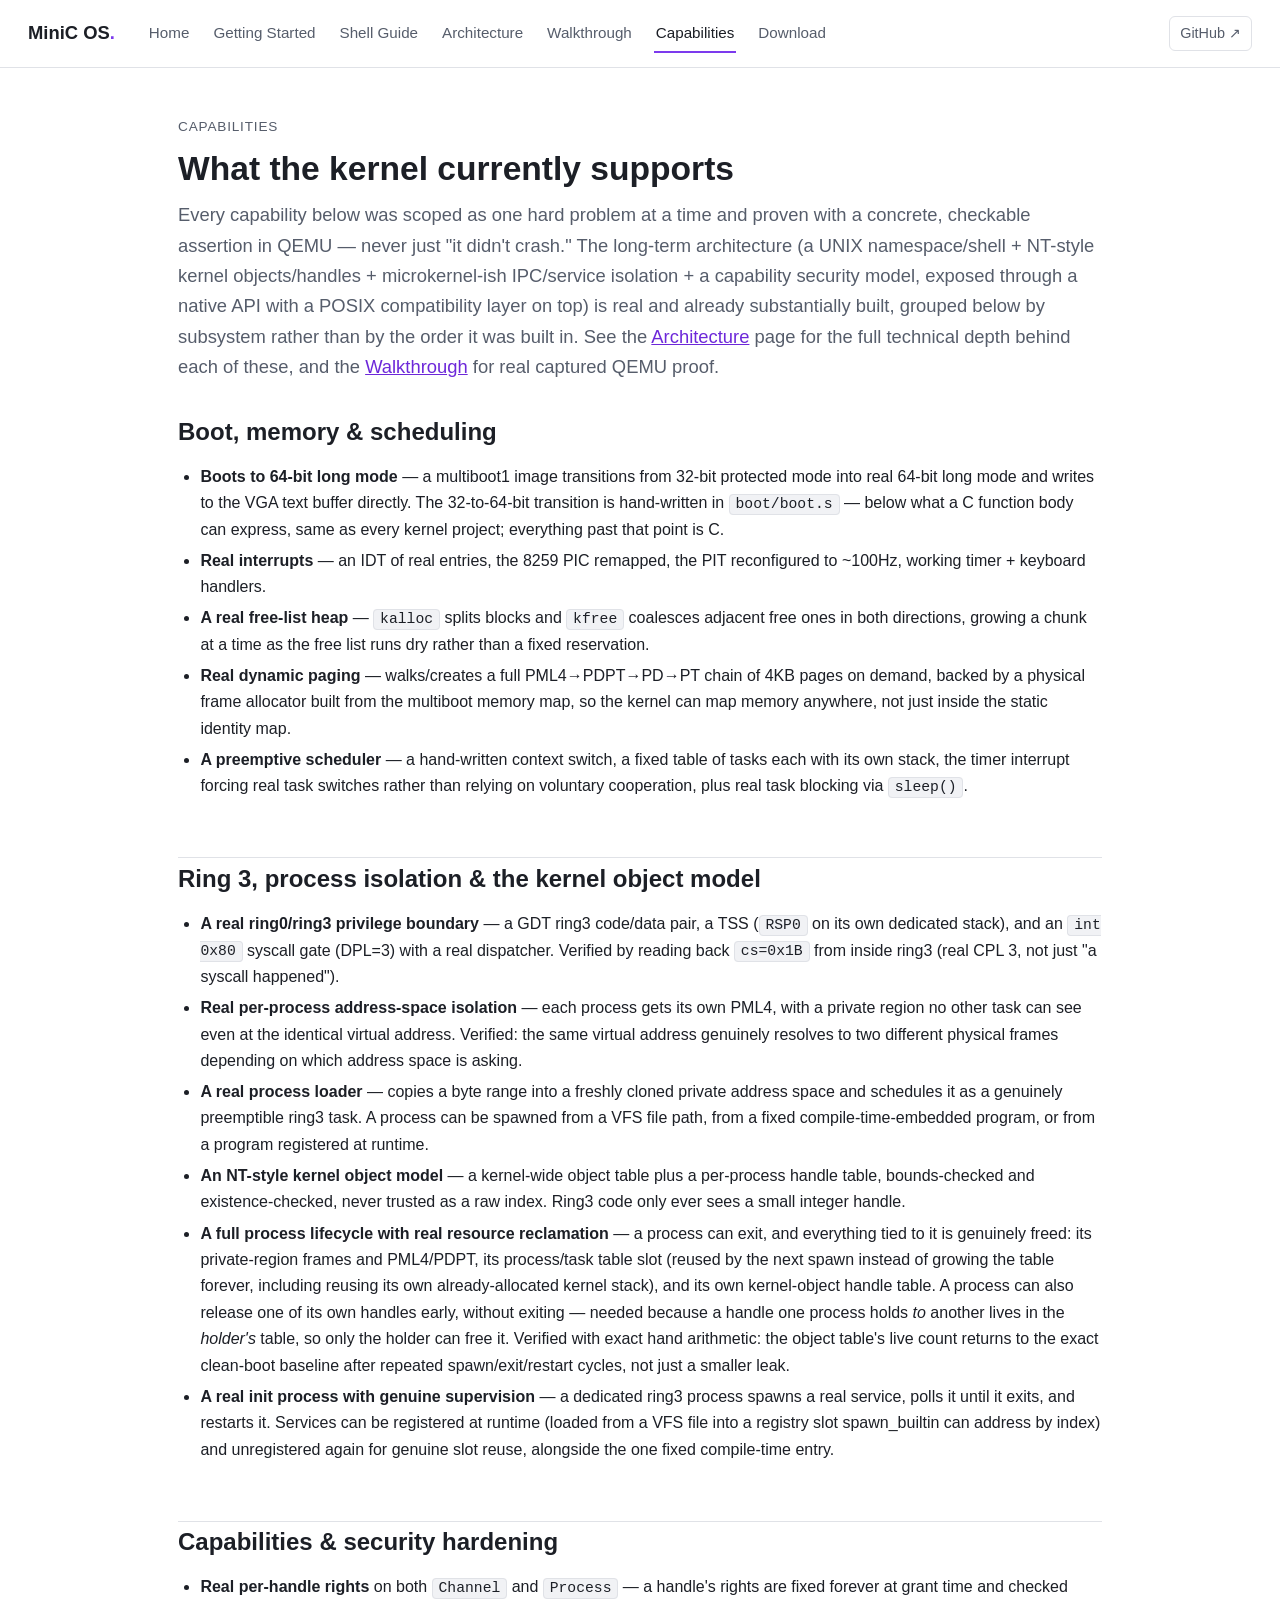
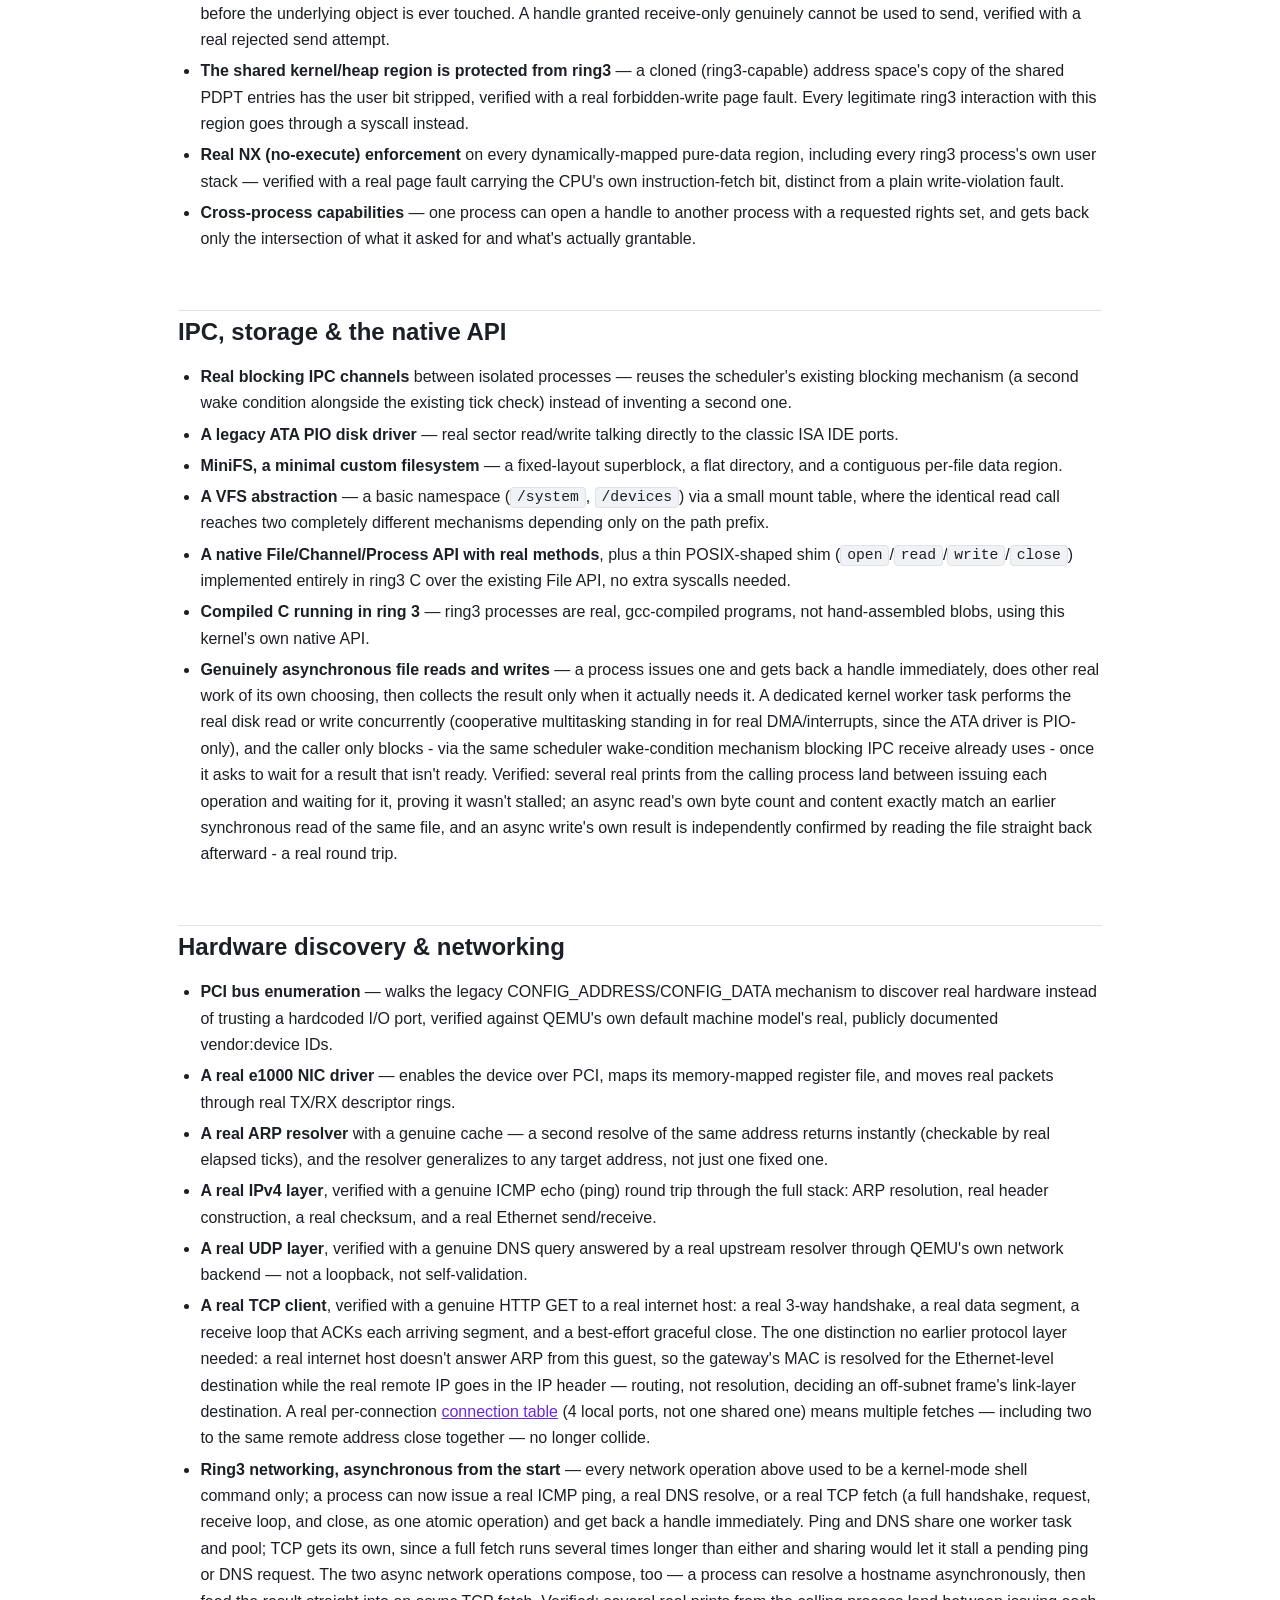
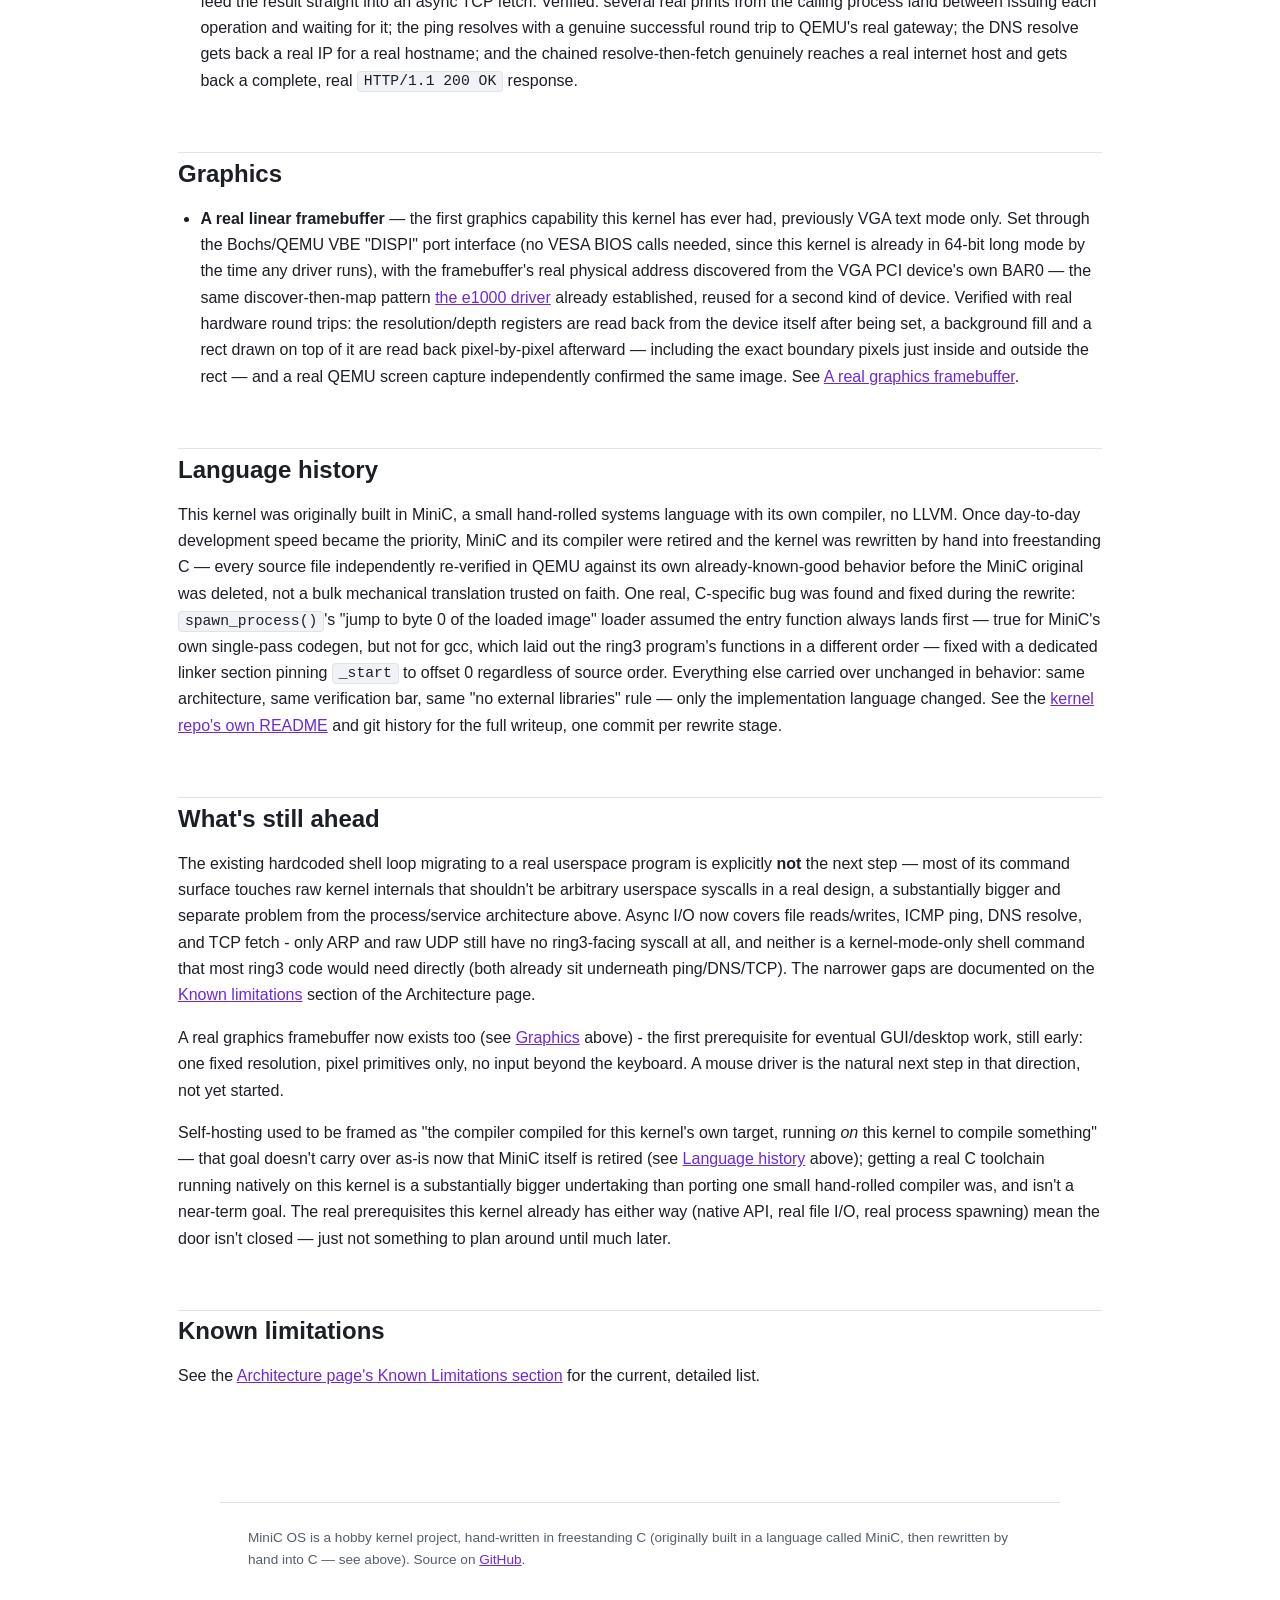
<file: roadmap.html>
<!doctype html>
<html lang="en">
<head>
<meta charset="utf-8">
<meta name="viewport" content="width=device-width, initial-scale=1">
<title>Capabilities — MiniC OS</title>
<meta name="description" content="What MiniC OS currently supports, grouped by subsystem — boot, memory, scheduling, process isolation, IPC, storage, networking, and service architecture.">
<link rel="stylesheet" href="assets/style.css">
</head>
<body>

<nav class="topnav">
    <a class="brand" href="index.html">MiniC OS<span class="dot">.</span></a>
    <a class="navlink" href="index.html">Home</a>
    <a class="navlink" href="install.html">Getting Started</a>
    <a class="navlink" href="guide.html">Shell Guide</a>
    <a class="navlink" href="reference.html">Architecture</a>
    <a class="navlink" href="examples.html">Walkthrough</a>
    <a class="navlink active" href="roadmap.html">Capabilities</a>
    <a class="navlink" href="download.html">Download</a>
    <span class="spacer"></span>
    <a class="gh" href="https://github.com/milosursulovic/minic-os">GitHub ↗</a>
</nav>

<main class="wide">

<div class="kicker">Capabilities</div>
<h1>What the kernel currently supports</h1>
<p class="lede">
    Every capability below was scoped as one hard problem at a time and
    proven with a concrete, checkable assertion in QEMU — never just "it
    didn't crash." The long-term architecture (a UNIX namespace/shell +
    NT-style kernel objects/handles + microkernel-ish IPC/service
    isolation + a capability security model, exposed through a native
    API with a POSIX compatibility layer on top) is real and already
    substantially built, grouped below by subsystem rather than by the
    order it was built in. See the <a href="reference.html">Architecture</a>
    page for the full technical depth behind each of these, and the
    <a href="examples.html">Walkthrough</a> for real captured QEMU proof.
</p>

<h2>Boot, memory &amp; scheduling</h2>
<ul>
<li><strong>Boots to 64-bit long mode</strong> — a multiboot1 image transitions from 32-bit protected mode into real 64-bit long mode and writes to the VGA text buffer directly. The 32-to-64-bit transition is hand-written in <code>boot/boot.s</code> — below what a C function body can express, same as every kernel project; everything past that point is C.</li>
<li><strong>Real interrupts</strong> — an IDT of real entries, the 8259 PIC remapped, the PIT reconfigured to ~100Hz, working timer + keyboard handlers.</li>
<li><strong>A real free-list heap</strong> — <code>kalloc</code> splits blocks and <code>kfree</code> coalesces adjacent free ones in both directions, growing a chunk at a time as the free list runs dry rather than a fixed reservation.</li>
<li><strong>Real dynamic paging</strong> — walks/creates a full PML4→PDPT→PD→PT chain of 4KB pages on demand, backed by a physical frame allocator built from the multiboot memory map, so the kernel can map memory anywhere, not just inside the static identity map.</li>
<li><strong>A preemptive scheduler</strong> — a hand-written context switch, a fixed table of tasks each with its own stack, the timer interrupt forcing real task switches rather than relying on voluntary cooperation, plus real task blocking via <code>sleep()</code>.</li>
</ul>

<h2>Ring 3, process isolation &amp; the kernel object model</h2>
<ul>
<li><strong>A real ring0/ring3 privilege boundary</strong> — a GDT ring3 code/data pair, a TSS (<code>RSP0</code> on its own dedicated stack), and an <code>int 0x80</code> syscall gate (DPL=3) with a real dispatcher. Verified by reading back <code>cs=0x1B</code> from inside ring3 (real CPL 3, not just "a syscall happened").</li>
<li><strong>Real per-process address-space isolation</strong> — each process gets its own PML4, with a private region no other task can see even at the identical virtual address. Verified: the same virtual address genuinely resolves to two different physical frames depending on which address space is asking.</li>
<li><strong>A real process loader</strong> — copies a byte range into a freshly cloned private address space and schedules it as a genuinely preemptible ring3 task. A process can be spawned from a VFS file path, from a fixed compile-time-embedded program, or from a program registered at runtime.</li>
<li><strong>An NT-style kernel object model</strong> — a kernel-wide object table plus a per-process handle table, bounds-checked and existence-checked, never trusted as a raw index. Ring3 code only ever sees a small integer handle.</li>
<li><strong>A full process lifecycle with real resource reclamation</strong> — a process can exit, and everything tied to it is genuinely freed: its private-region frames and PML4/PDPT, its process/task table slot (reused by the next spawn instead of growing the table forever, including reusing its own already-allocated kernel stack), and its own kernel-object handle table. A process can also release one of its own handles early, without exiting — needed because a handle one process holds <em>to</em> another lives in the <em>holder's</em> table, so only the holder can free it. Verified with exact hand arithmetic: the object table's live count returns to the exact clean-boot baseline after repeated spawn/exit/restart cycles, not just a smaller leak.</li>
<li><strong>A real init process with genuine supervision</strong> — a dedicated ring3 process spawns a real service, polls it until it exits, and restarts it. Services can be registered at runtime (loaded from a VFS file into a registry slot spawn_builtin can address by index) and unregistered again for genuine slot reuse, alongside the one fixed compile-time entry.</li>
</ul>

<h2>Capabilities &amp; security hardening</h2>
<ul>
<li><strong>Real per-handle rights</strong> on both <code>Channel</code> and <code>Process</code> — a handle's rights are fixed forever at grant time and checked before the underlying object is ever touched. A handle granted receive-only genuinely cannot be used to send, verified with a real rejected send attempt.</li>
<li><strong>The shared kernel/heap region is protected from ring3</strong> — a cloned (ring3-capable) address space's copy of the shared PDPT entries has the user bit stripped, verified with a real forbidden-write page fault. Every legitimate ring3 interaction with this region goes through a syscall instead.</li>
<li><strong>Real NX (no-execute) enforcement</strong> on every dynamically-mapped pure-data region, including every ring3 process's own user stack — verified with a real page fault carrying the CPU's own instruction-fetch bit, distinct from a plain write-violation fault.</li>
<li><strong>Cross-process capabilities</strong> — one process can open a handle to another process with a requested rights set, and gets back only the intersection of what it asked for and what's actually grantable.</li>
</ul>

<h2>IPC, storage &amp; the native API</h2>
<ul>
<li><strong>Real blocking IPC channels</strong> between isolated processes — reuses the scheduler's existing blocking mechanism (a second wake condition alongside the existing tick check) instead of inventing a second one.</li>
<li><strong>A legacy ATA PIO disk driver</strong> — real sector read/write talking directly to the classic ISA IDE ports.</li>
<li><strong>MiniFS, a minimal custom filesystem</strong> — a fixed-layout superblock, a flat directory, and a contiguous per-file data region.</li>
<li><strong>A VFS abstraction</strong> — a basic namespace (<code>/system</code>, <code>/devices</code>) via a small mount table, where the identical read call reaches two completely different mechanisms depending only on the path prefix.</li>
<li><strong>A native File/Channel/Process API with real methods</strong>, plus a thin POSIX-shaped shim (<code>open</code>/<code>read</code>/<code>write</code>/<code>close</code>) implemented entirely in ring3 C over the existing File API, no extra syscalls needed.</li>
<li><strong>Compiled C running in ring 3</strong> — ring3 processes are real, gcc-compiled programs, not hand-assembled blobs, using this kernel's own native API.</li>
<li><strong>Genuinely asynchronous file reads and writes</strong> — a process issues one and gets back a handle immediately, does other real work of its own choosing, then collects the result only when it actually needs it. A dedicated kernel worker task performs the real disk read or write concurrently (cooperative multitasking standing in for real DMA/interrupts, since the ATA driver is PIO-only), and the caller only blocks - via the same scheduler wake-condition mechanism blocking IPC receive already uses - once it asks to wait for a result that isn't ready. Verified: several real prints from the calling process land between issuing each operation and waiting for it, proving it wasn't stalled; an async read's own byte count and content exactly match an earlier synchronous read of the same file, and an async write's own result is independently confirmed by reading the file straight back afterward - a real round trip.</li>
</ul>

<h2>Hardware discovery &amp; networking</h2>
<ul>
<li><strong>PCI bus enumeration</strong> — walks the legacy CONFIG_ADDRESS/CONFIG_DATA mechanism to discover real hardware instead of trusting a hardcoded I/O port, verified against QEMU's own default machine model's real, publicly documented vendor:device IDs.</li>
<li><strong>A real e1000 NIC driver</strong> — enables the device over PCI, maps its memory-mapped register file, and moves real packets through real TX/RX descriptor rings.</li>
<li><strong>A real ARP resolver</strong> with a genuine cache — a second resolve of the same address returns instantly (checkable by real elapsed ticks), and the resolver generalizes to any target address, not just one fixed one.</li>
<li><strong>A real IPv4 layer</strong>, verified with a genuine ICMP echo (ping) round trip through the full stack: ARP resolution, real header construction, a real checksum, and a real Ethernet send/receive.</li>
<li><strong>A real UDP layer</strong>, verified with a genuine DNS query answered by a real upstream resolver through QEMU's own network backend — not a loopback, not self-validation.</li>
<li><strong>A real TCP client</strong>, verified with a genuine HTTP GET to a real internet host: a real 3-way handshake, a real data segment, a receive loop that ACKs each arriving segment, and a best-effort graceful close. The one distinction no earlier protocol layer needed: a real internet host doesn't answer ARP from this guest, so the gateway's MAC is resolved for the Ethernet-level destination while the real remote IP goes in the IP header — routing, not resolution, deciding an off-subnet frame's link-layer destination. A real per-connection <a href="reference.html#tcp-connections">connection table</a> (4 local ports, not one shared one) means multiple fetches — including two to the same remote address close together — no longer collide.</li>
<li><strong>Ring3 networking, asynchronous from the start</strong> — every network operation above used to be a kernel-mode shell command only; a process can now issue a real ICMP ping, a real DNS resolve, or a real TCP fetch (a full handshake, request, receive loop, and close, as one atomic operation) and get back a handle immediately. Ping and DNS share one worker task and pool; TCP gets its own, since a full fetch runs several times longer than either and sharing would let it stall a pending ping or DNS request. The two async network operations compose, too — a process can resolve a hostname asynchronously, then feed the result straight into an async TCP fetch. Verified: several real prints from the calling process land between issuing each operation and waiting for it; the ping resolves with a genuine successful round trip to QEMU's real gateway; the DNS resolve gets back a real IP for a real hostname; and the chained resolve-then-fetch genuinely reaches a real internet host and gets back a complete, real <code>HTTP/1.1 200 OK</code> response.</li>
</ul>

<h2>Graphics</h2>
<ul>
<li><strong>A real linear framebuffer</strong> — the first graphics capability this kernel has ever had, previously VGA text mode only. Set through the Bochs/QEMU VBE "DISPI" port interface (no VESA BIOS calls needed, since this kernel is already in 64-bit long mode by the time any driver runs), with the framebuffer's real physical address discovered from the VGA PCI device's own BAR0 — the same discover-then-map pattern <a href="reference.html#e1000">the e1000 driver</a> already established, reused for a second kind of device. Verified with real hardware round trips: the resolution/depth registers are read back from the device itself after being set, a background fill and a rect drawn on top of it are read back pixel-by-pixel afterward — including the exact boundary pixels just inside and outside the rect — and a real QEMU screen capture independently confirmed the same image. See <a href="reference.html#graphics">A real graphics framebuffer</a>.</li>
</ul>

<h2 id="rewrite">Language history</h2>
<p>
    This kernel was originally built in MiniC, a small hand-rolled
    systems language with its own compiler, no LLVM. Once day-to-day
    development speed became the priority, MiniC and its compiler were
    retired and the kernel was rewritten by hand into freestanding C —
    every source file independently re-verified in QEMU against its own
    already-known-good behavior before the MiniC original was deleted,
    not a bulk mechanical translation trusted on faith. One real,
    C-specific bug was found and fixed during the rewrite:
    <code>spawn_process()</code>'s "jump to byte 0 of the loaded image"
    loader assumed the entry function always lands first — true for
    MiniC's own single-pass codegen, but not for gcc, which laid out the
    ring3 program's functions in a different order — fixed with a
    dedicated linker section pinning <code>_start</code> to offset 0
    regardless of source order. Everything else carried over unchanged
    in behavior: same architecture, same verification bar, same "no
    external libraries" rule — only the implementation language changed.
    See the <a href="https://github.com/milosursulovic/minic-os">kernel
    repo's own README</a> and git history for the full writeup, one
    commit per rewrite stage.
</p>

<h2>What's still ahead</h2>
<p>
    The existing hardcoded shell loop migrating to a real userspace
    program is explicitly <strong>not</strong> the next step — most of
    its command surface touches raw kernel internals that shouldn't be
    arbitrary userspace syscalls in a real design, a substantially
    bigger and separate problem from the process/service architecture
    above. Async I/O now covers file reads/writes, ICMP ping, DNS
    resolve, and TCP fetch - only ARP and raw UDP still have no
    ring3-facing syscall at all, and neither is a kernel-mode-only
    shell command that most ring3 code would need directly (both
    already sit underneath ping/DNS/TCP). The narrower gaps are
    documented on the <a href="reference.html#limitations">Known
    limitations</a> section of the Architecture page.
</p>
<p>
    A real graphics framebuffer now exists too (see <a href="#graphics">Graphics</a>
    above) - the first prerequisite for eventual GUI/desktop work, still
    early: one fixed resolution, pixel primitives only, no input beyond
    the keyboard. A mouse driver is the natural next step in that
    direction, not yet started.
</p>
<p>
    Self-hosting used to be framed as "the compiler compiled for this
    kernel's own target, running <em>on</em> this kernel to compile
    something" — that goal doesn't carry over as-is now that MiniC
    itself is retired (see <a href="#rewrite">Language history</a>
    above); getting a real C toolchain running natively on this kernel
    is a substantially bigger undertaking than porting one small
    hand-rolled compiler was, and isn't a near-term goal. The real
    prerequisites this kernel already has either way (native API, real
    file I/O, real process spawning) mean the door isn't closed — just
    not something to plan around until much later.
</p>

<h2>Known limitations</h2>
<p>
    See the <a href="reference.html#limitations">Architecture page's
    Known Limitations section</a> for the current, detailed list.
</p>

</main>

<footer>
    MiniC OS is a hobby kernel project, hand-written in freestanding C
    (originally built in a language called MiniC, then rewritten by hand
    into C — see above). Source on
    <a href="https://github.com/milosursulovic/minic-os">GitHub</a>.
</footer>

</body>
</html>
</file>
<file: assets/style.css>
:root {
    --bg: #ffffff;
    --bg-alt: #f5f6f8;
    --bg-code: #f1f2f5;
    --border: #e0e2e7;
    --text: #1c1f26;
    --text-dim: #565d6b;
    --accent: #7c3aed;
    --accent-dim: #6d28d9;
    --link: #6d28d9;
    --code-text: #1c1f26;
    --tag-bg: #efe6fd;
    --tag-text: #6d28d9;
    --shadow: rgba(20, 20, 30, 0.06);
}

@media (prefers-color-scheme: dark) {
    :root {
        --bg: #16171d;
        --bg-alt: #1c1e26;
        --bg-code: #1e2029;
        --border: #2c2f3a;
        --text: #e7e8ec;
        --text-dim: #a0a5b1;
        --accent: #b794f6;
        --accent-dim: #9f7aea;
        --link: #b794f6;
        --code-text: #e7e8ec;
        --tag-bg: #2c2440;
        --tag-text: #d5bbfc;
        --shadow: rgba(0, 0, 0, 0.35);
    }
}

* { box-sizing: border-box; }

html { scroll-behavior: smooth; }

body {
    margin: 0;
    background: var(--bg);
    color: var(--text);
    font-family: -apple-system, BlinkMacSystemFont, "Segoe UI", Roboto, Helvetica, Arial, sans-serif;
    line-height: 1.65;
    font-size: 16px;
}

code, pre, kbd {
    font-family: "Cascadia Code", "Consolas", "SFMono-Regular", Menlo, Monaco, monospace;
    font-size: 0.92em;
}

/* ---- Top navigation ---- */

.topnav {
    position: sticky;
    top: 0;
    z-index: 10;
    display: flex;
    align-items: center;
    flex-wrap: wrap;
    gap: 4px 20px;
    padding: 14px 28px;
    background: var(--bg);
    border-bottom: 1px solid var(--border);
}

.topnav .brand {
    font-weight: 700;
    font-size: 1.15rem;
    color: var(--text);
    text-decoration: none;
    margin-right: 12px;
    white-space: nowrap;
}

.topnav .brand .dot { color: var(--accent); }

.topnav a.navlink {
    color: var(--text-dim);
    text-decoration: none;
    font-size: 0.95rem;
    padding: 6px 2px;
    border-bottom: 2px solid transparent;
}

.topnav a.navlink:hover { color: var(--text); }

.topnav a.navlink.active {
    color: var(--text);
    border-bottom-color: var(--accent);
}

.topnav .spacer { flex: 1; }

.topnav a.gh {
    color: var(--text-dim);
    text-decoration: none;
    font-size: 0.9rem;
    border: 1px solid var(--border);
    border-radius: 6px;
    padding: 5px 10px;
}
.topnav a.gh:hover { color: var(--text); border-color: var(--text-dim); }

/* ---- Page layout ---- */

main {
    max-width: 840px;
    margin: 0 auto;
    padding: 48px 28px 96px;
}

main.wide { max-width: 980px; }

h1, h2, h3, h4 { line-height: 1.3; }
h1 { font-size: 2.1rem; margin: 0 0 10px; }
h2 { font-size: 1.5rem; margin: 2.4em 0 0.7em; padding-top: 0.2em; border-top: 1px solid var(--border); }
h2:first-of-type { border-top: none; margin-top: 1.2em; }
h3 { font-size: 1.15rem; margin: 1.8em 0 0.6em; }
p { color: var(--text); }
.lede {
    font-size: 1.15rem;
    color: var(--text-dim);
    margin-top: 0;
}

a { color: var(--link); }

ul, ol { padding-left: 1.4em; }
li { margin: 0.3em 0; }

.tag {
    display: inline-block;
    background: var(--tag-bg);
    color: var(--tag-text);
    font-size: 0.75rem;
    font-weight: 600;
    letter-spacing: 0.02em;
    padding: 2px 9px;
    border-radius: 999px;
    text-transform: uppercase;
}

/* ---- Code blocks ---- */

pre {
    background: var(--bg-code);
    border: 1px solid var(--border);
    border-radius: 8px;
    padding: 16px 18px;
    overflow-x: auto;
    color: var(--code-text);
}

code { color: var(--code-text); }

p code, li code, td code {
    background: var(--bg-code);
    border: 1px solid var(--border);
    border-radius: 4px;
    padding: 0.1em 0.4em;
}

pre code {
    background: none;
    border: none;
    padding: 0;
}

.code-label {
    font-size: 0.78rem;
    color: var(--text-dim);
    text-transform: uppercase;
    letter-spacing: 0.04em;
    margin: 1.4em 0 -0.6em;
}

/* ---- Tables ---- */

table {
    width: 100%;
    border-collapse: collapse;
    margin: 1.2em 0;
    font-size: 0.95rem;
}

th, td {
    text-align: left;
    padding: 8px 12px;
    border-bottom: 1px solid var(--border);
    vertical-align: top;
}

th {
    color: var(--text-dim);
    font-weight: 600;
    font-size: 0.82rem;
    text-transform: uppercase;
    letter-spacing: 0.03em;
}

/* ---- Cards / grids ---- */

.grid {
    display: grid;
    grid-template-columns: repeat(auto-fit, minmax(220px, 1fr));
    gap: 16px;
    margin: 1.6em 0;
}

.card {
    border: 1px solid var(--border);
    background: var(--bg-alt);
    border-radius: 10px;
    padding: 18px 20px;
    box-shadow: 0 1px 2px var(--shadow);
}

.card h3 { margin-top: 0; }
.card p { color: var(--text-dim); font-size: 0.94rem; margin-bottom: 0; }

.card .meta {
    color: var(--text-dim);
    font-size: 0.82rem;
    margin: 4px 0 0;
}

.download-btn {
    display: inline-block;
    color: var(--link);
    text-decoration: none;
    font-size: 0.9rem;
    font-weight: 600;
    border: 1px solid var(--border);
    border-radius: 6px;
    padding: 7px 14px;
    margin-top: 12px;
}
.download-btn:hover { border-color: var(--accent); }

/* ---- Pipeline diagram ---- */

.pipeline {
    display: flex;
    flex-wrap: wrap;
    gap: 8px;
    align-items: center;
    margin: 1.6em 0;
    font-size: 0.92rem;
}

.pipeline .step {
    border: 1px solid var(--border);
    background: var(--bg-alt);
    border-radius: 999px;
    padding: 7px 14px;
    white-space: nowrap;
}

.pipeline .step.done {
    border-color: var(--accent);
    color: var(--accent-dim);
    font-weight: 600;
}

.pipeline .step.deferred {
    border-style: dashed;
    color: var(--text-dim);
}

.pipeline .arrow { color: var(--text-dim); }

.pipeline .divider {
    color: var(--text-dim);
    font-size: 0.82rem;
    white-space: nowrap;
    margin: 0 2px;
}

/* ---- Callouts ---- */

.note, .warn {
    border-left: 3px solid var(--accent);
    background: var(--bg-alt);
    border-radius: 0 8px 8px 0;
    padding: 12px 16px;
    margin: 1.4em 0;
    font-size: 0.95rem;
}

.warn { border-left-color: #e08a2f; }

/* ---- Footer ---- */

footer {
    max-width: 840px;
    margin: 0 auto;
    padding: 24px 28px 64px;
    color: var(--text-dim);
    font-size: 0.85rem;
    border-top: 1px solid var(--border);
}

/* ---- Misc ---- */

.hr-fade {
    height: 1px;
    border: none;
    background: var(--border);
    margin: 2.4em 0;
}

.kicker {
    color: var(--text-dim);
    font-size: 0.85rem;
    text-transform: uppercase;
    letter-spacing: 0.06em;
    margin-bottom: 8px;
}
</file>
